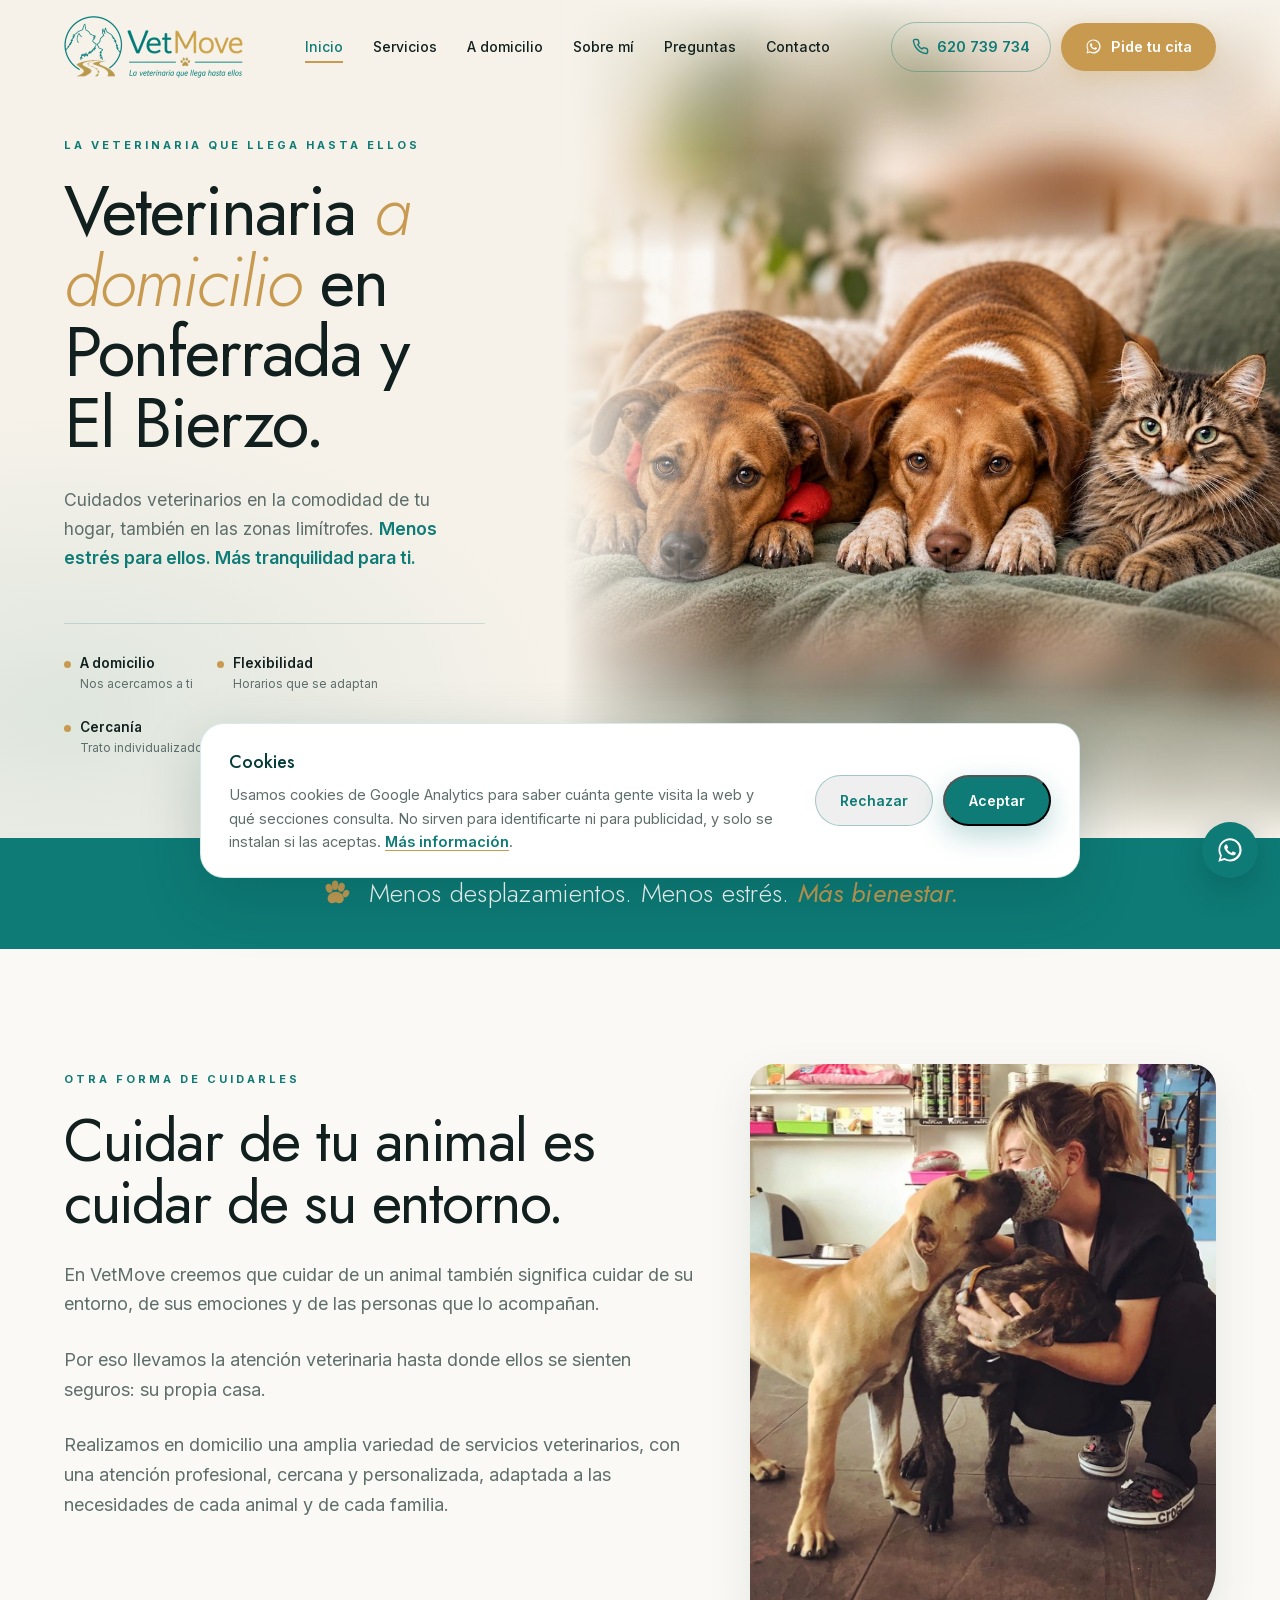
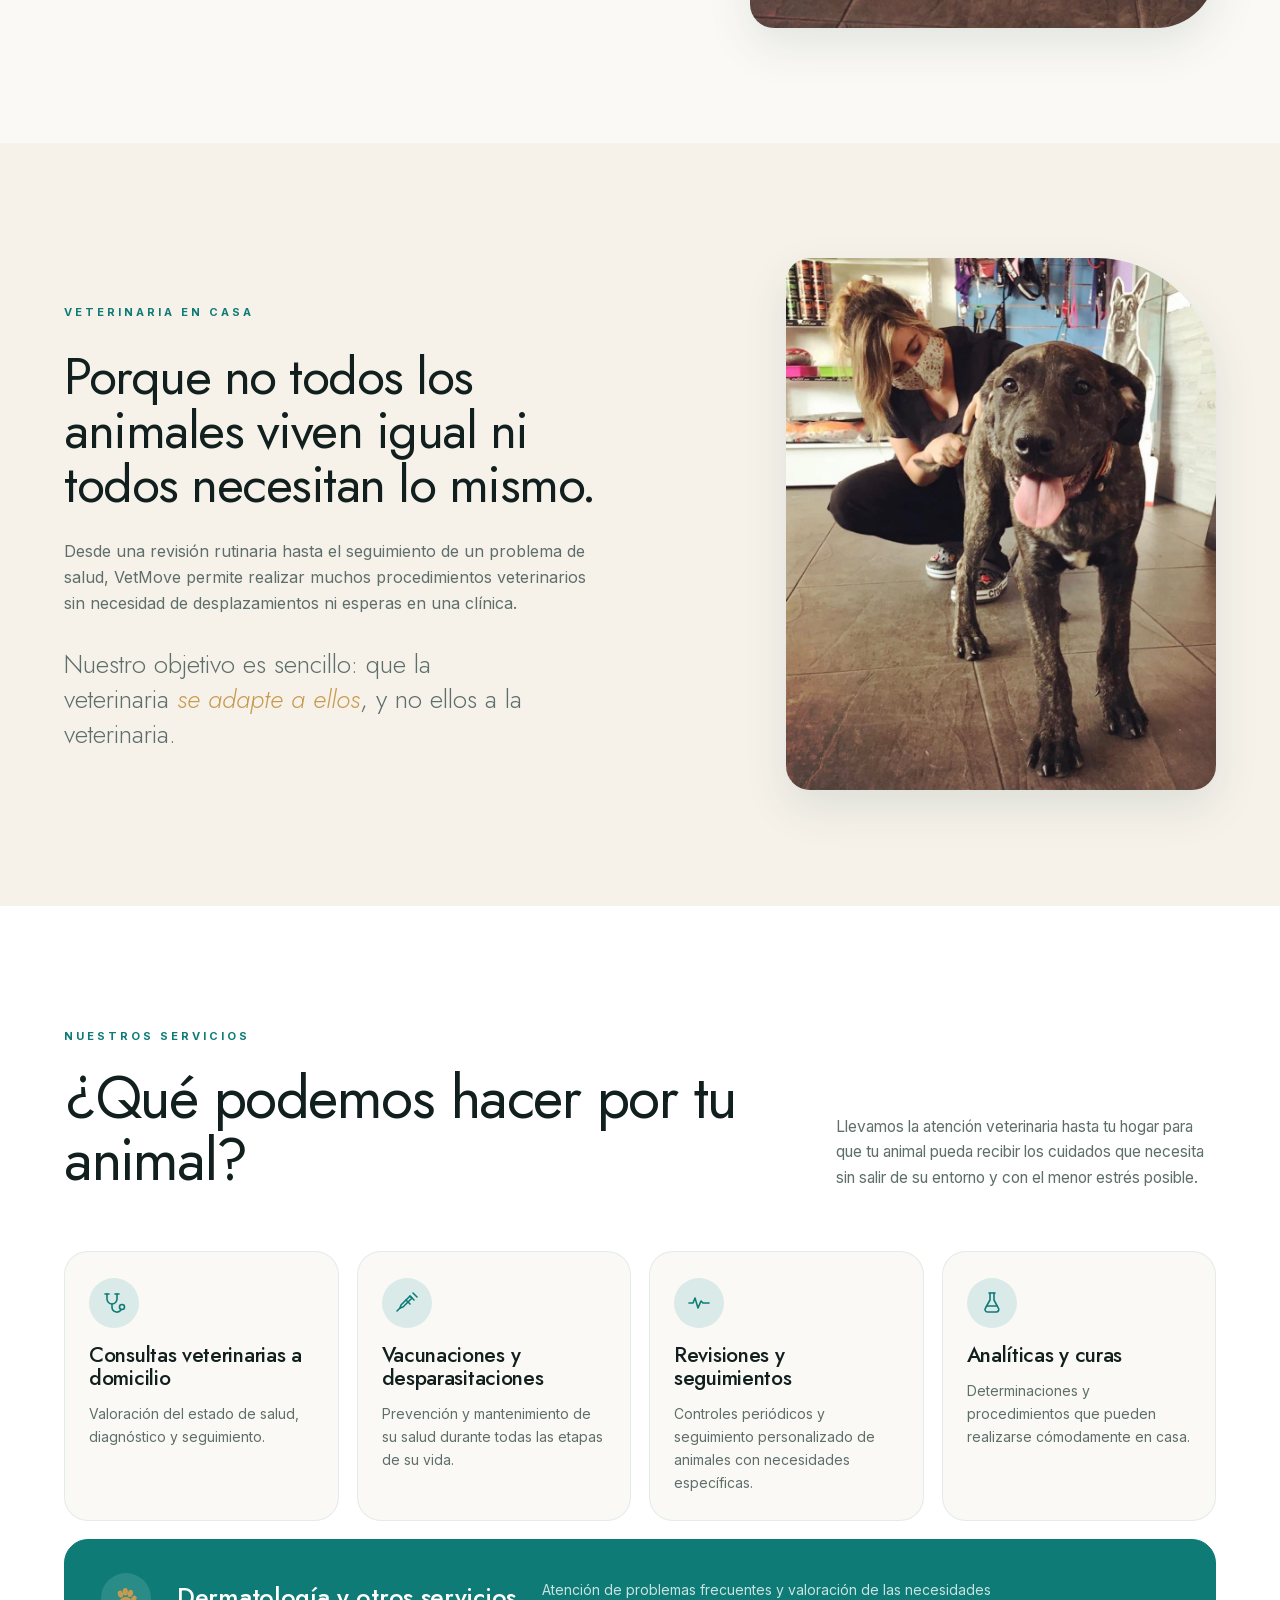
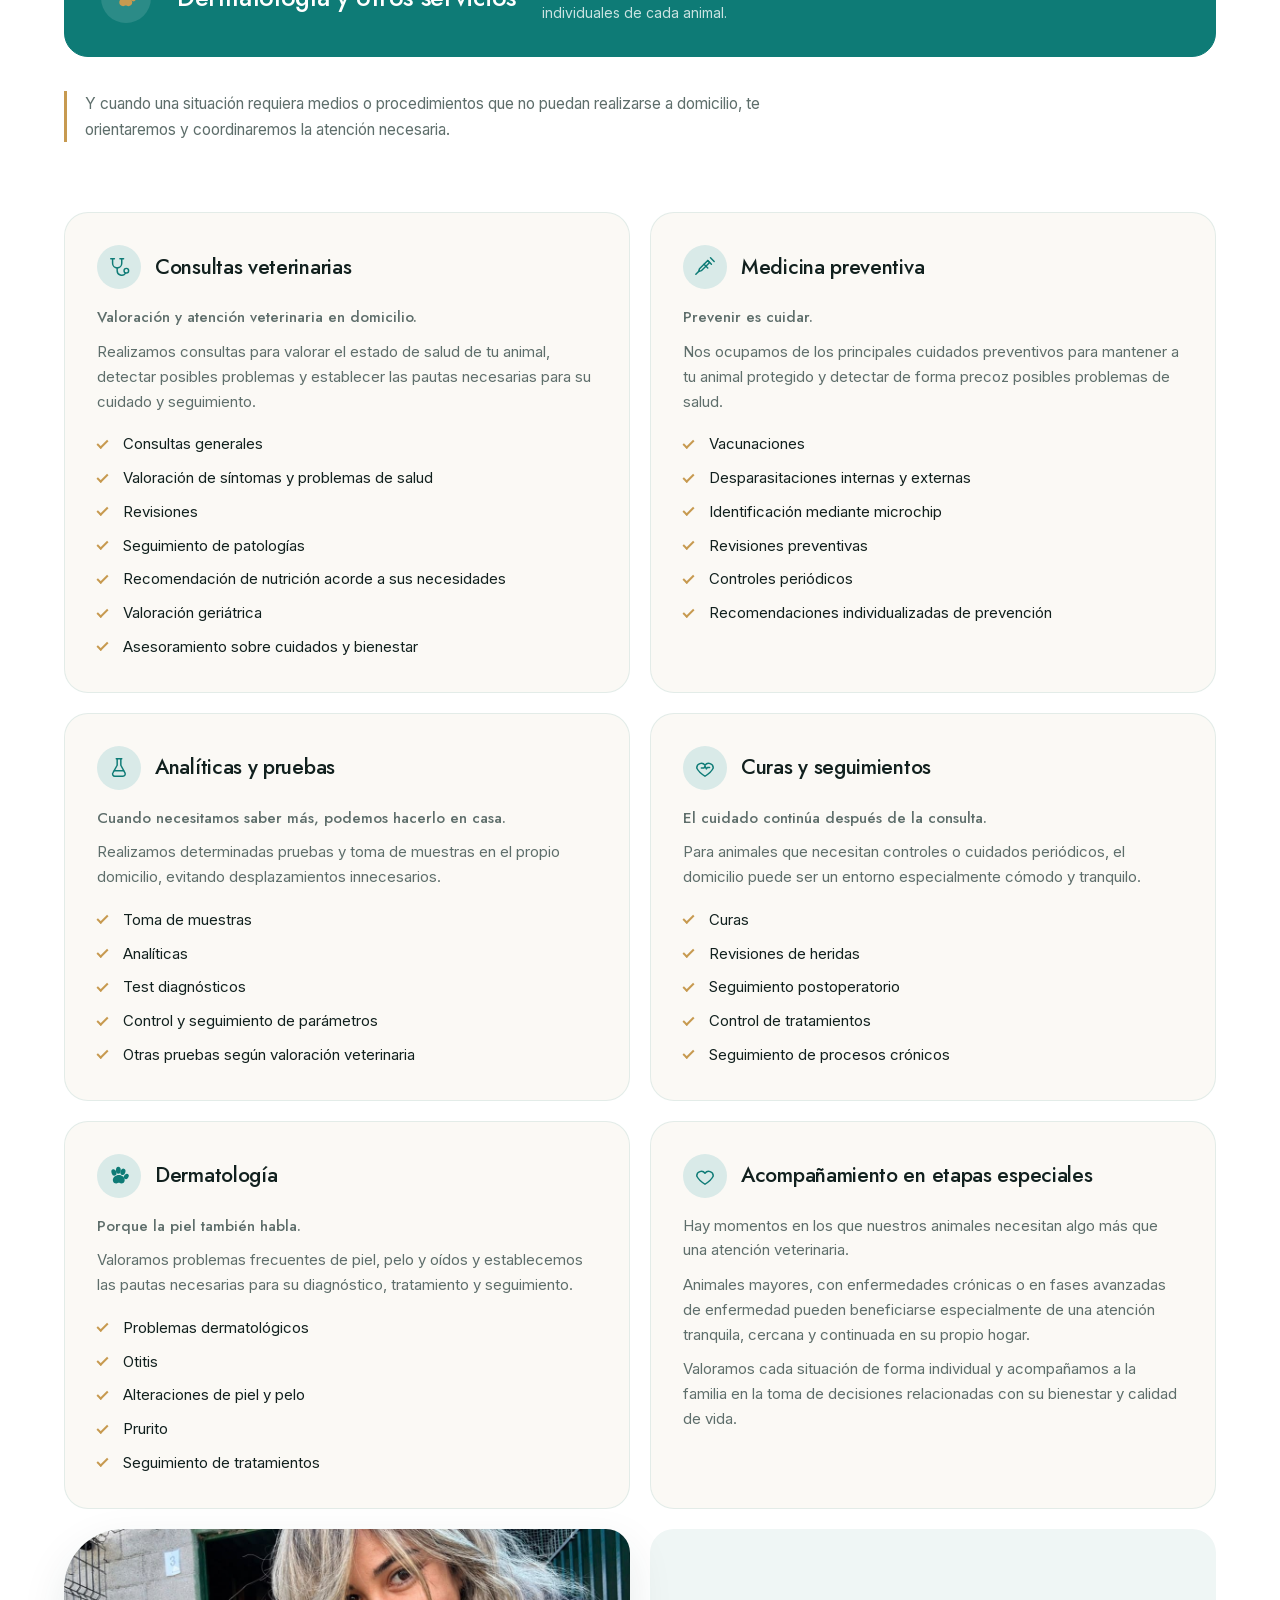
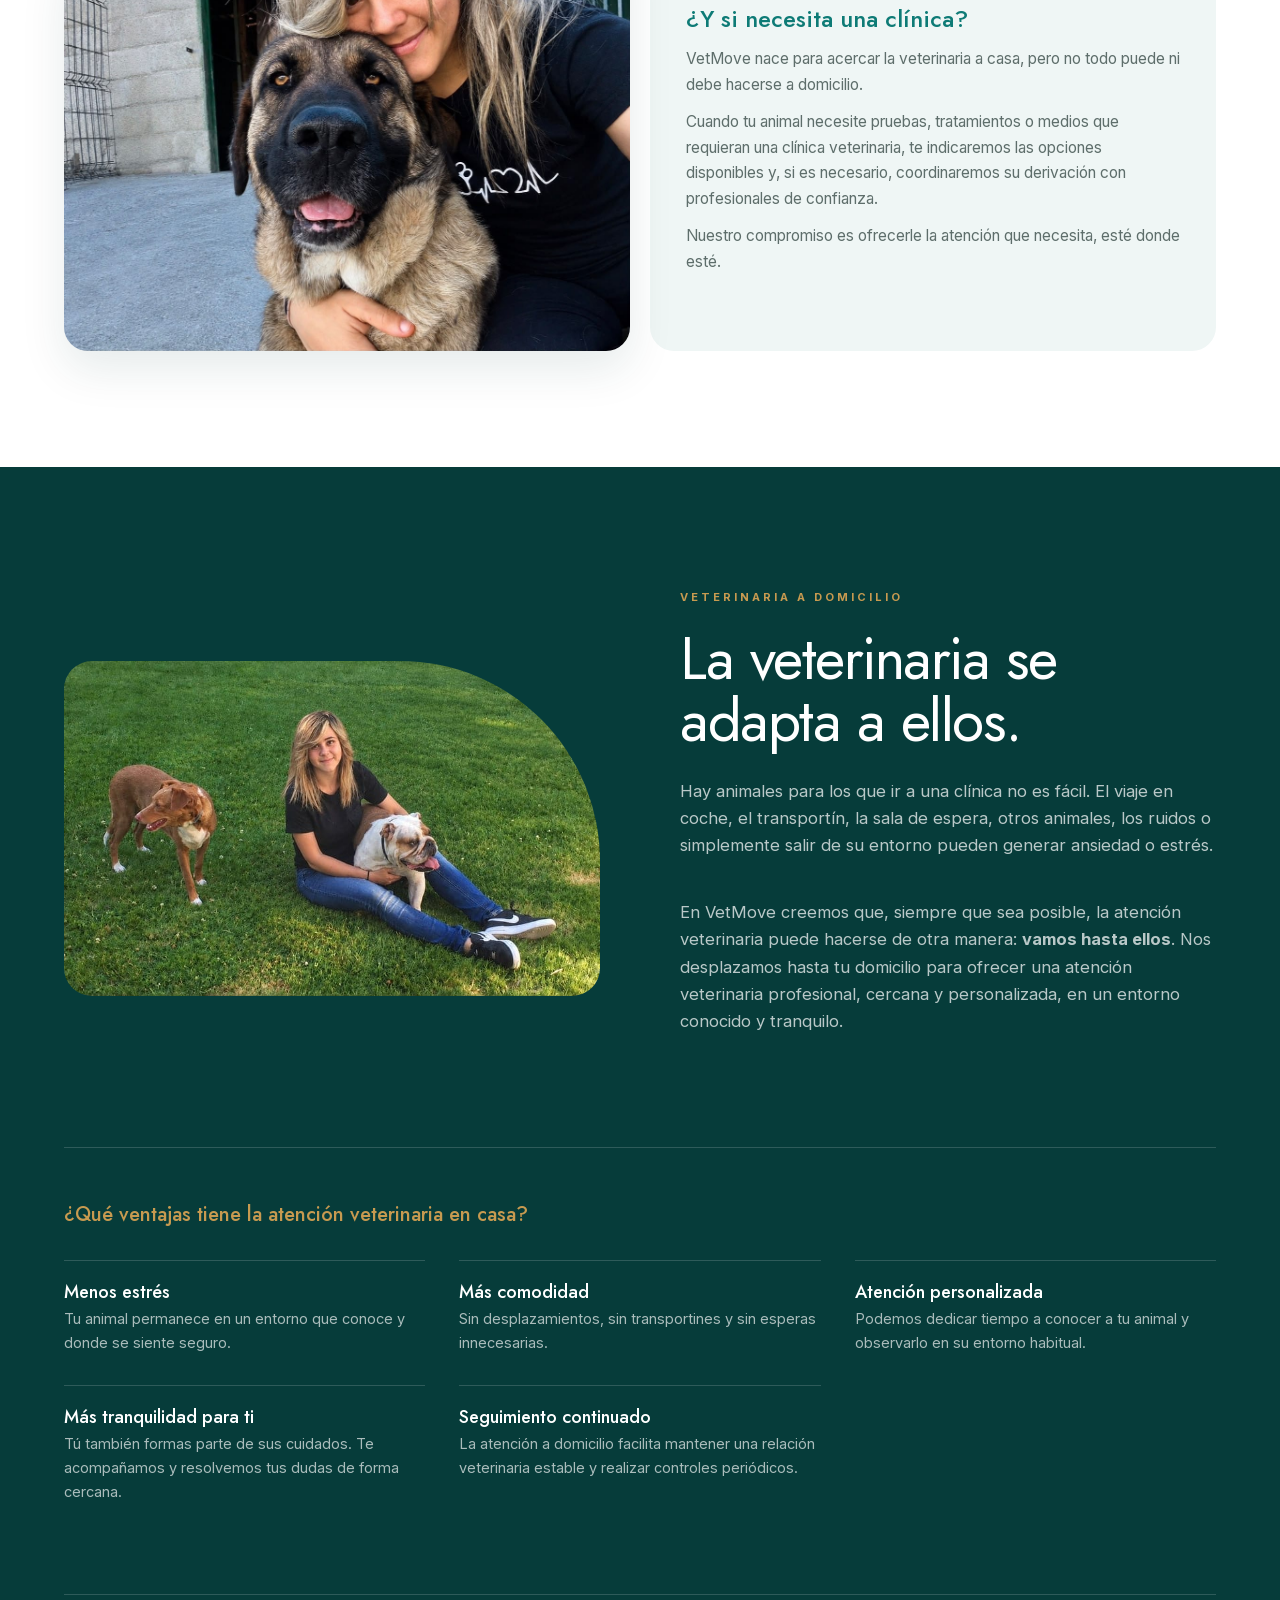
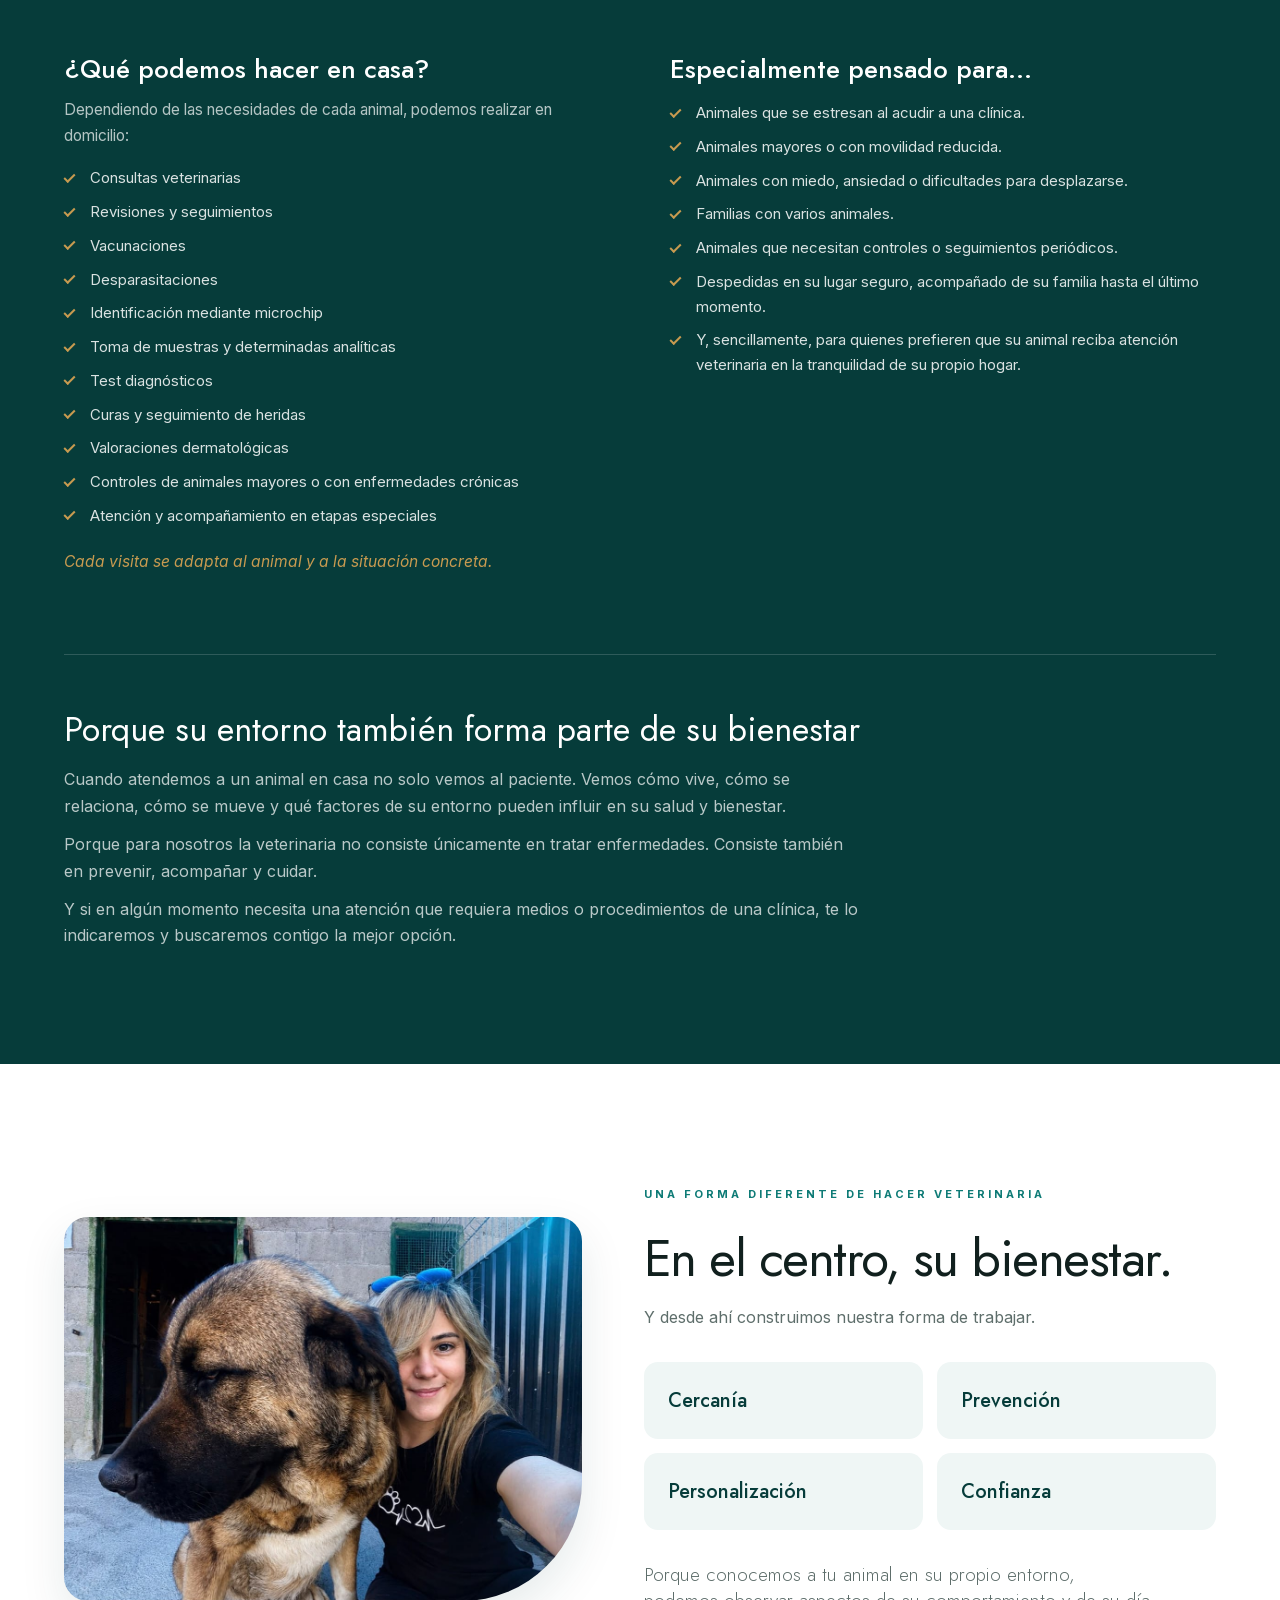
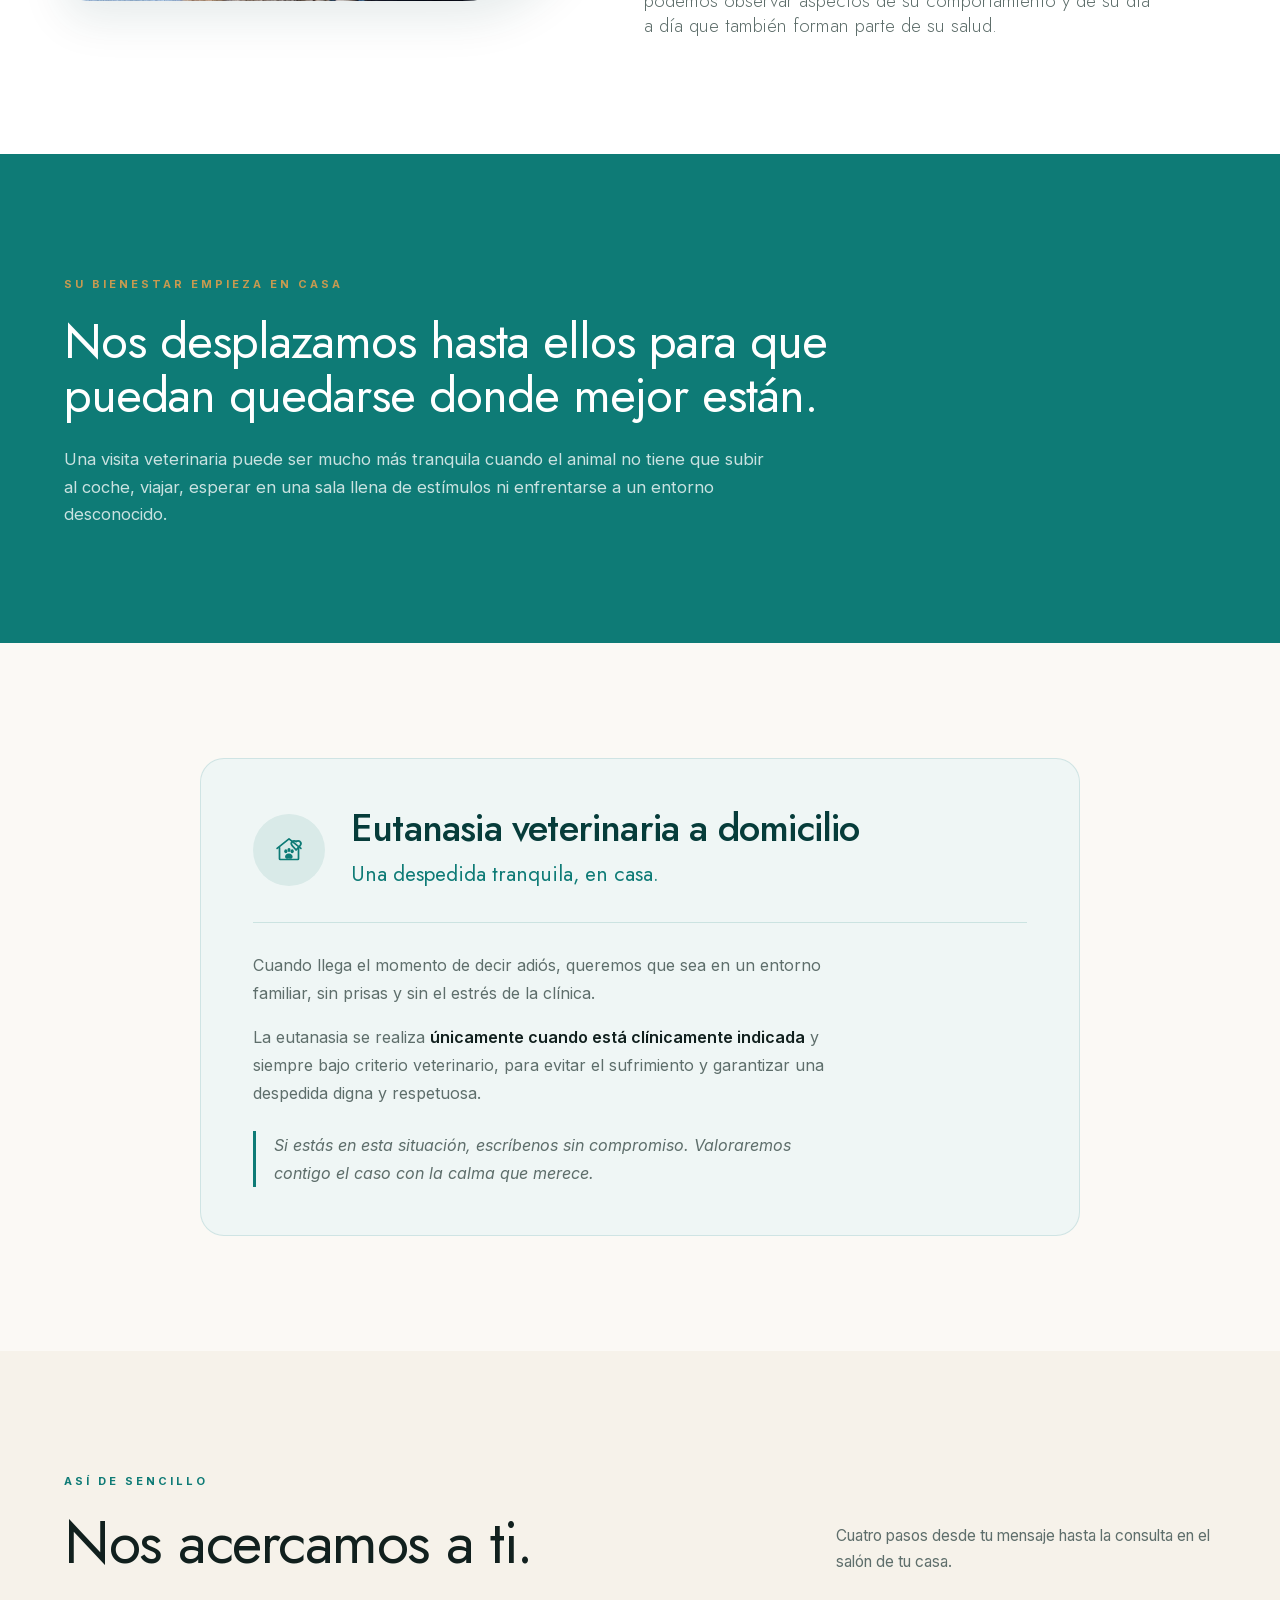
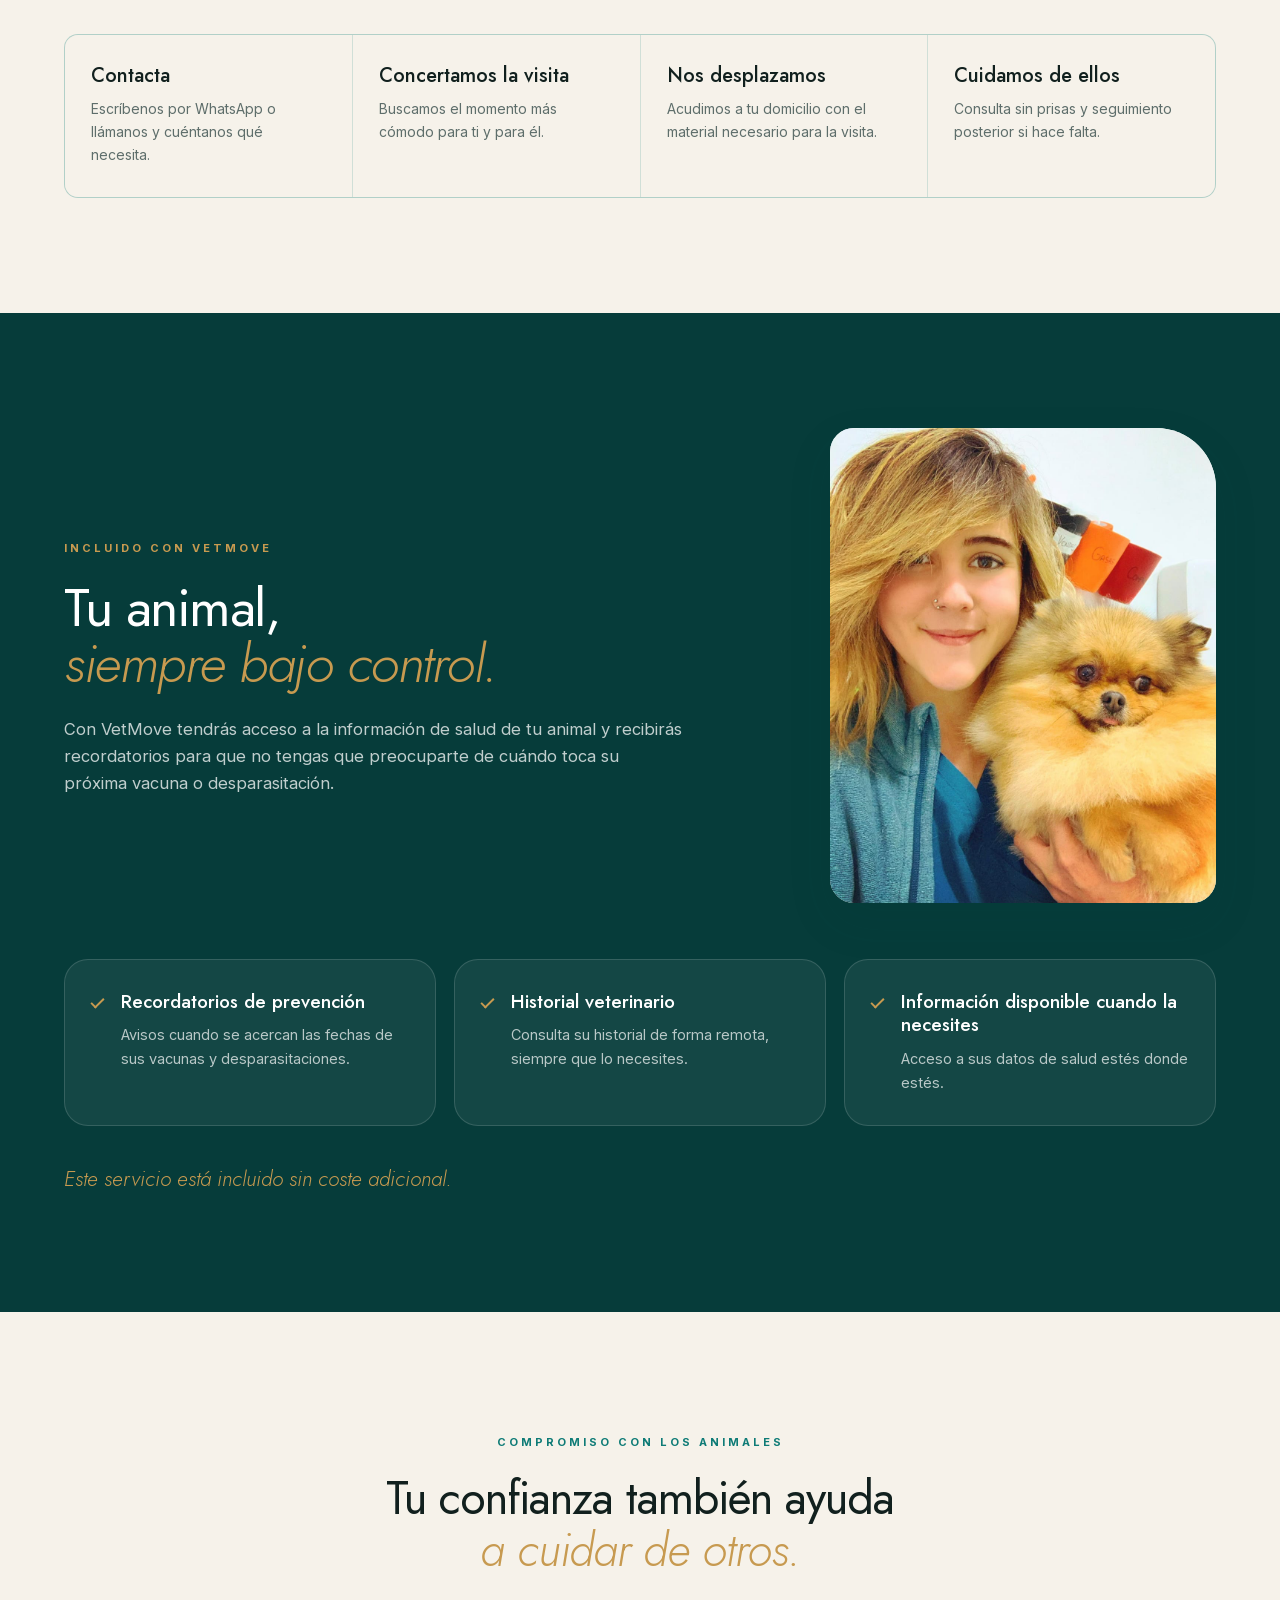
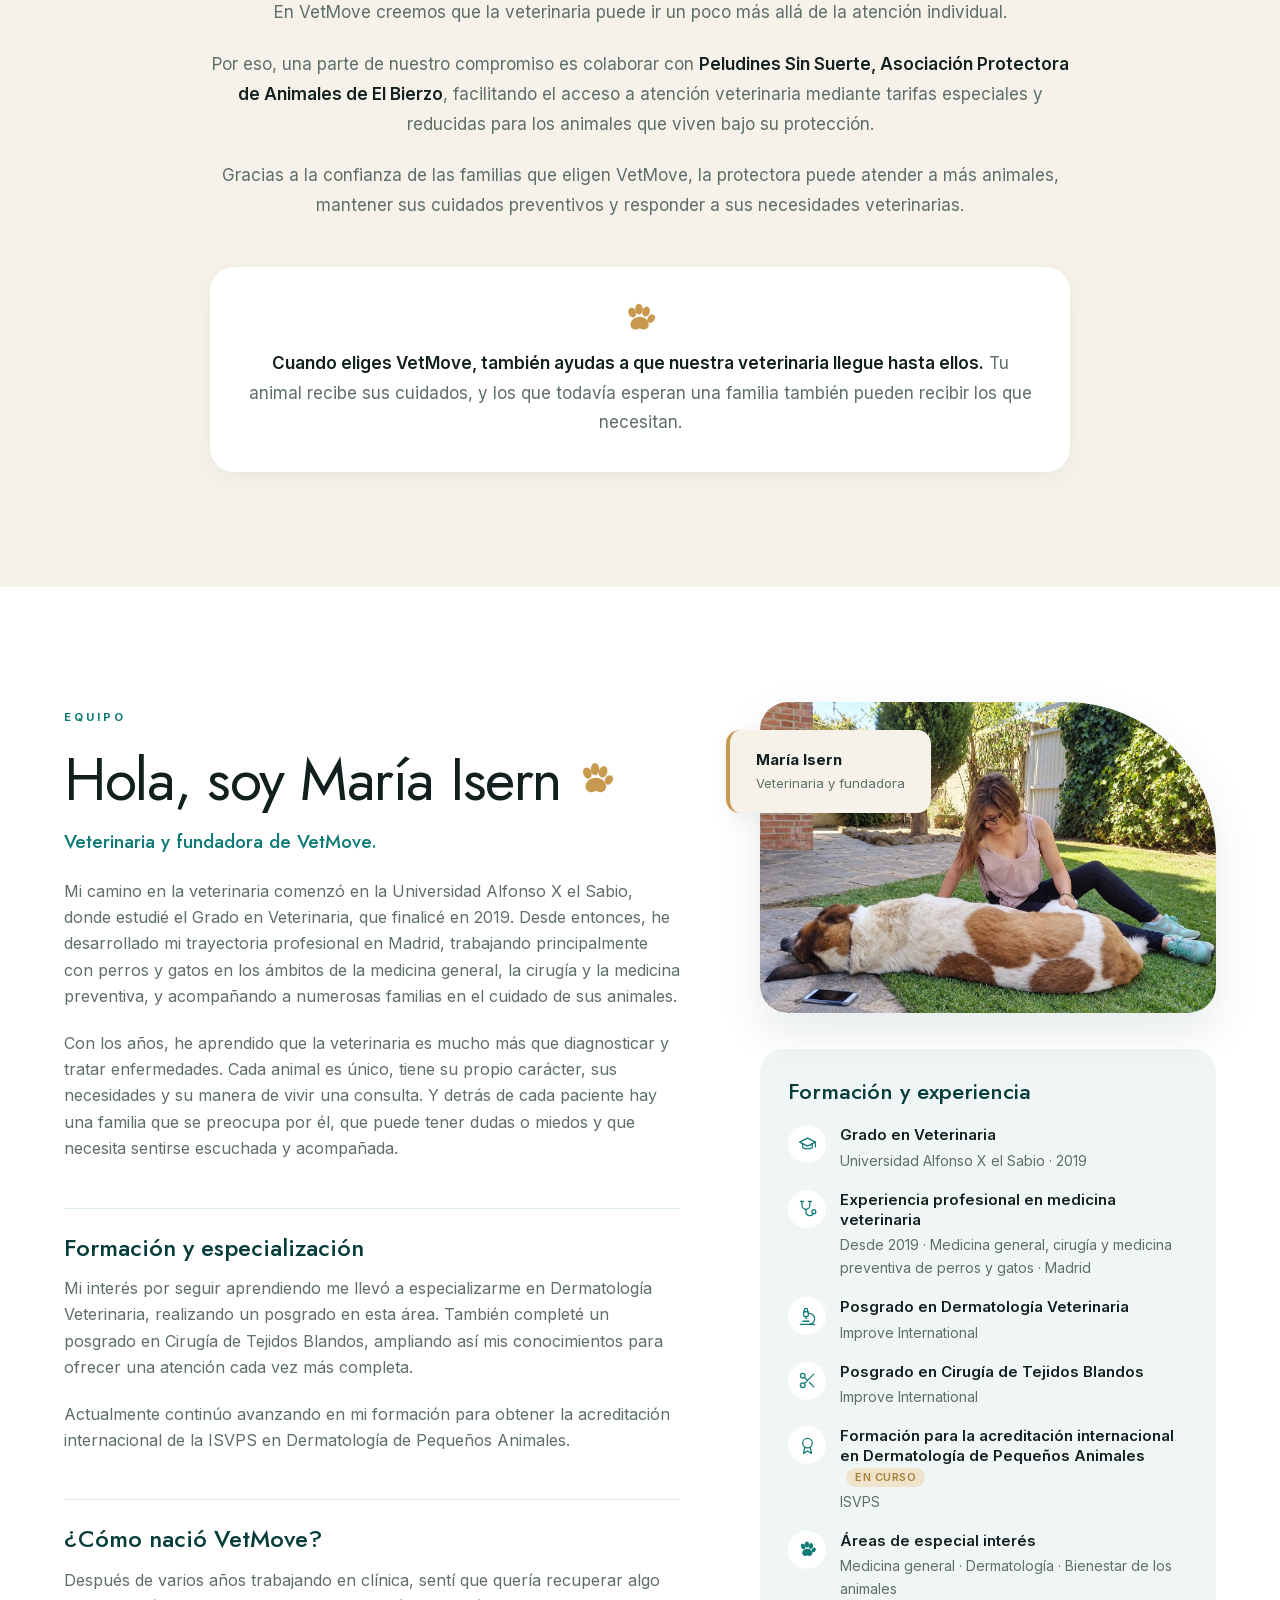
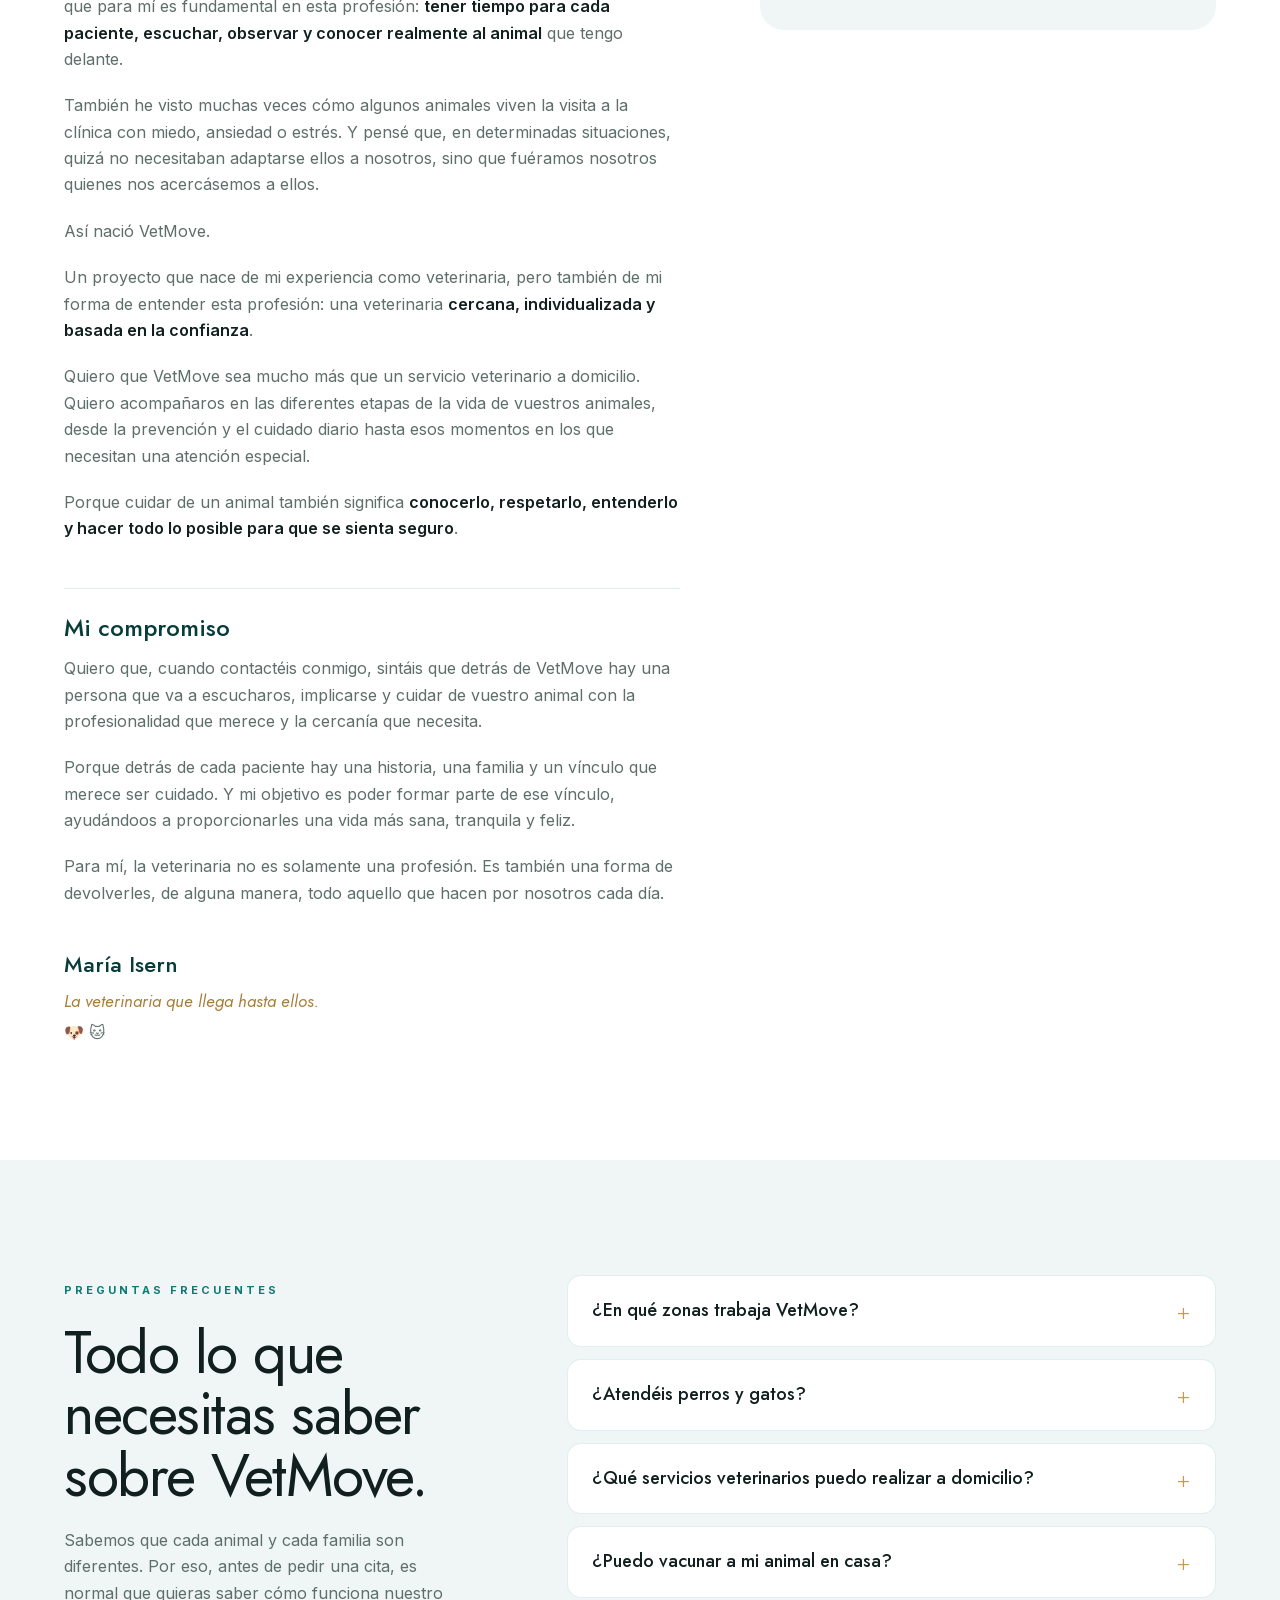
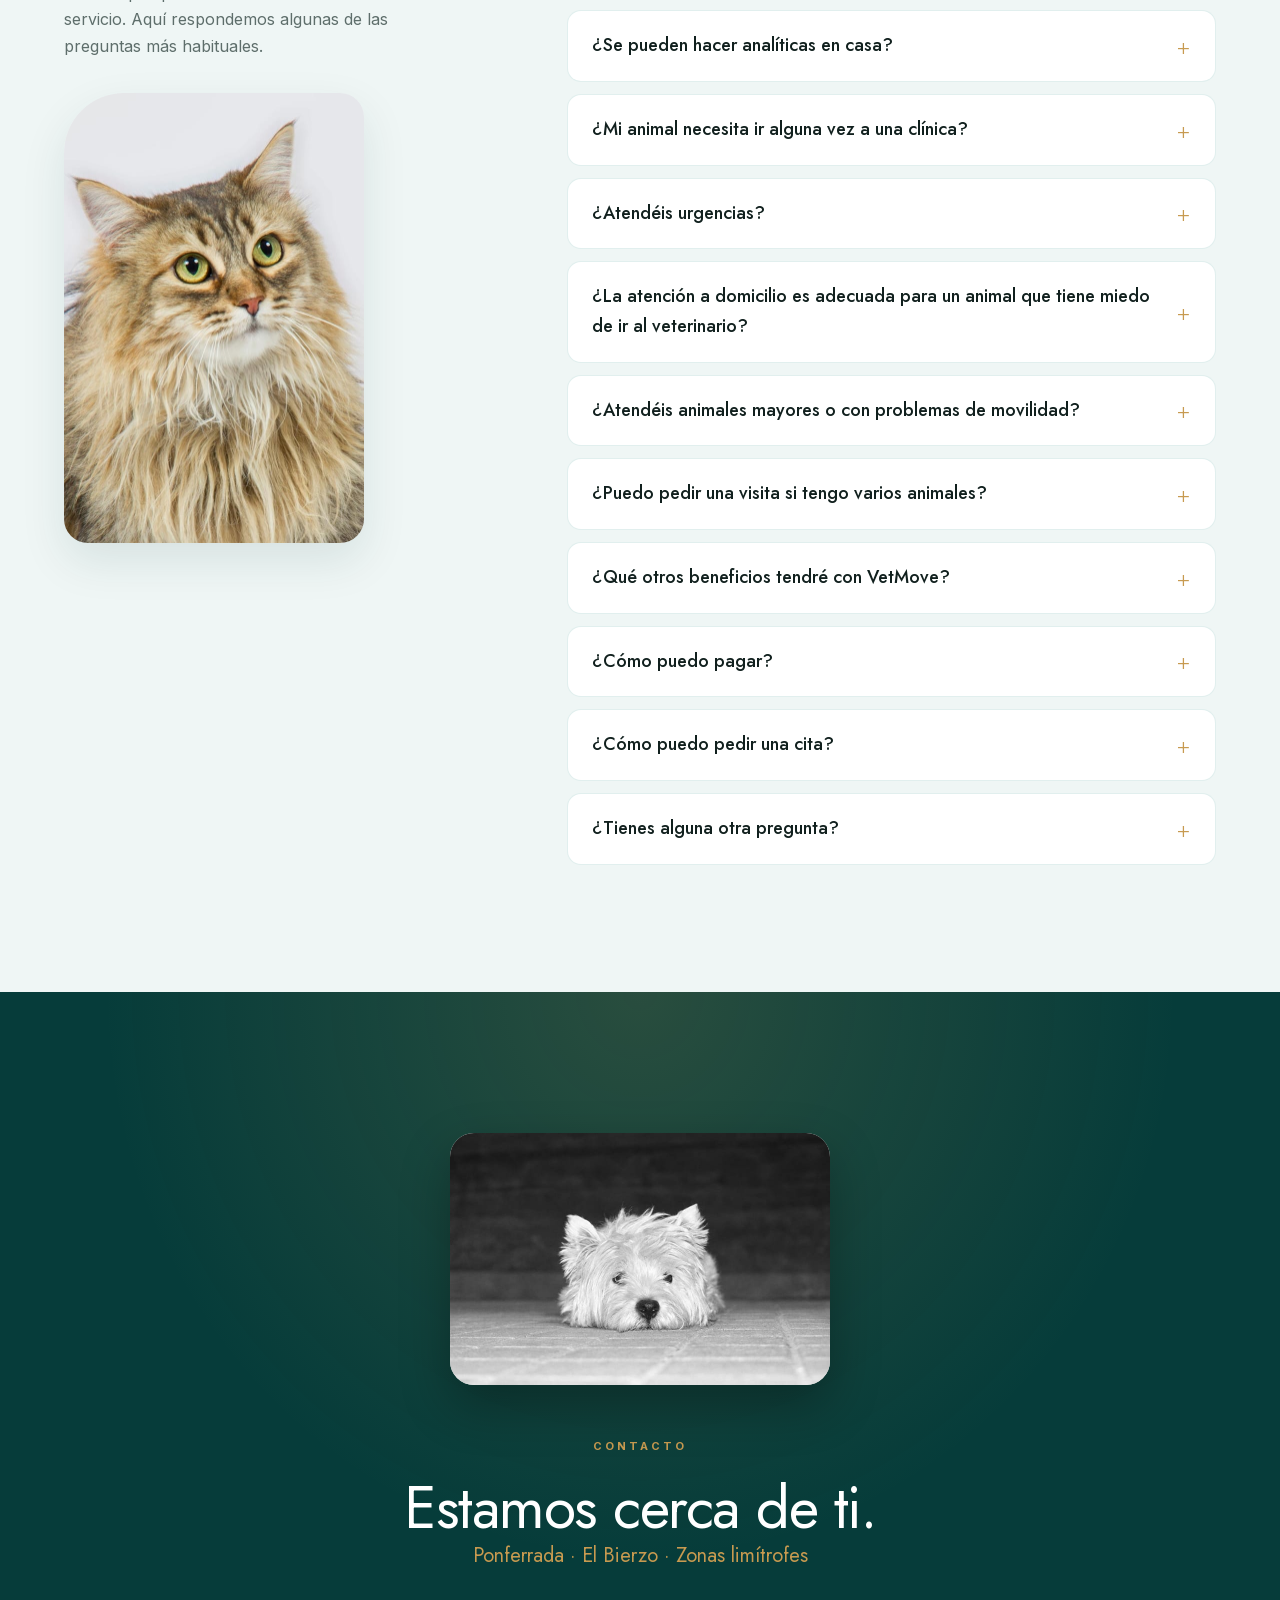
<file: index.html>
<!DOCTYPE html>
<html lang="es">

<head>
    <meta charset="UTF-8">
    <meta name="viewport" content="width=device-width, initial-scale=1.0">
    <meta name="theme-color" content="#0E7B76">

    <title>VetMove | Veterinaria a domicilio en Ponferrada y El Bierzo</title>

    <meta name="description"
        content="Veterinaria a domicilio en Ponferrada, El Bierzo y zonas limítrofes. Tu veterinario a domicilio: cuidados en casa, menos estrés para ellos y más tranquilidad para ti.">

    <link rel="canonical" href="https://vetmove.es/">

    <!-- Redes sociales / WhatsApp -->
    <meta property="og:type" content="website">
    <meta property="og:locale" content="es_ES">
    <meta property="og:site_name" content="VetMove">
    <meta property="og:title" content="VetMove | La veterinaria que llega hasta ellos">
    <meta property="og:description"
        content="Cuidados veterinarios en la comodidad de tu hogar, en Ponferrada, El Bierzo y zonas limítrofes.">
    <meta property="og:url" content="https://vetmove.es/">
    <meta property="og:image" content="https://vetmove.es/img/mascotas-fundadora.jpg">
    <meta name="twitter:card" content="summary_large_image">

    <link rel="icon" href="img/logo-vetmove-emblema.png" type="image/png">    <link rel="stylesheet" href="css/style.css?v=81">
</head>

<body>

    <a href="#inicio" class="skip-link">Saltar al contenido</a>


    <!-- ==================== HEADER ==================== -->
    <header class="header" id="header">

        <div class="container nav">

            <a href="#inicio" class="logo">
                <img src="img/logo-vetmove.png"
                    alt="VetMove · La veterinaria que llega hasta ellos"
                    width="358" height="124">
            </a>

            <nav class="nav-menu" id="nav-menu" aria-label="Menú principal">
                <a href="#inicio">Inicio</a>
                <a href="#servicios">Servicios</a>
                <a href="#domicilio">A domicilio</a>
                <a href="#sobre-mi">Sobre mí</a>
                <a href="#faq">Preguntas</a>
                <a href="#contacto">Contacto</a>
            </nav>

            <div class="nav-acciones">

                <a href="tel:+34620739734" class="btn btn-llamar" aria-label="Llamar al 620 739 734">
                    <svg viewBox="0 0 24 24" fill="none" stroke="currentColor" stroke-width="2" stroke-linecap="round" stroke-linejoin="round" aria-hidden="true">
                        <path d="M22 16.9v3a2 2 0 0 1-2.2 2 19.8 19.8 0 0 1-8.6-3.1 19.5 19.5 0 0 1-6-6A19.8 19.8 0 0 1 2.1 4.2 2 2 0 0 1 4.1 2h3a2 2 0 0 1 2 1.7c.1.9.3 1.8.6 2.6a2 2 0 0 1-.5 2.1L8.1 9.5a16 16 0 0 0 6 6l1.1-1.1a2 2 0 0 1 2.1-.5c.8.3 1.7.5 2.6.6a2 2 0 0 1 1.7 2z" />
                    </svg>
                    <span>620 739 734</span>
                </a>

                <a href="https://wa.me/34620739734" class="btn btn-nav" target="_blank" rel="noopener">
                    <svg viewBox="0 0 24 24" fill="currentColor" aria-hidden="true">
                        <path d="M12.04 2C6.58 2 2.13 6.45 2.13 11.91c0 1.75.46 3.45 1.32 4.95L2 22l5.25-1.38c1.45.79 3.08 1.21 4.79 1.21h.01c5.46 0 9.91-4.45 9.91-9.91S17.5 2 12.04 2zm0 18.15h-.01c-1.52 0-3.01-.41-4.3-1.18l-.31-.18-3.2.84.85-3.12-.2-.32a8.21 8.21 0 0 1-1.26-4.38c0-4.54 3.7-8.23 8.24-8.23a8.2 8.2 0 0 1 8.23 8.24c0 4.54-3.7 8.23-8.24 8.23zm4.52-6.16c-.25-.12-1.47-.72-1.69-.81-.23-.08-.39-.12-.56.13-.16.24-.64.8-.79.97-.14.16-.29.18-.54.06-.25-.13-1.05-.39-1.99-1.23-.74-.66-1.23-1.47-1.38-1.72-.14-.25-.01-.38.11-.5.11-.11.25-.29.37-.43.13-.15.17-.25.25-.41.08-.17.04-.31-.02-.43-.06-.13-.56-1.35-.77-1.84-.2-.48-.41-.42-.56-.43h-.48c-.16 0-.43.06-.65.31-.22.25-.85.84-.85 2.04s.87 2.37 1 2.53c.12.17 1.72 2.62 4.16 3.67.58.25 1.03.4 1.39.51.58.19 1.11.16 1.53.1.47-.07 1.44-.59 1.64-1.16.2-.57.2-1.05.14-1.16-.06-.1-.22-.16-.47-.28z" />
                    </svg>
                    <span>Pide tu cita</span>
                </a>

            </div>

            <button class="menu-toggle" id="menu-toggle"
                aria-label="Abrir menú" aria-expanded="false" aria-controls="nav-menu">
                <span></span>
                <span></span>
                <span></span>
            </button>

        </div>

    </header>


    <main>

        <!-- ==================== INICIO / HERO ==================== -->
        <section class="hero" id="inicio">

            <div class="container hero-grid">

                <div class="hero-content">

                    <span class="eyebrow dark">
                        La veterinaria que llega hasta ellos
                    </span>

                    <h1>
                        Veterinaria
                        <span>a domicilio</span>
                        en Ponferrada y El&nbsp;Bierzo.
                    </h1>

                    <p class="hero-text">
                        Cuidados veterinarios en la comodidad de tu hogar,
                        también en las zonas limítrofes.
                        <strong>Menos estrés para ellos. Más tranquilidad para ti.</strong>
                    </p>



                    <ul class="hero-info">

                        <li>
                            <strong>A domicilio</strong>
                            <span>Nos acercamos a ti</span>
                        </li>

                        <li>
                            <strong>Flexibilidad</strong>
                            <span>Horarios que se adaptan</span>
                        </li>

                        <li>
                            <strong>Cercanía</strong>
                            <span>Trato individualizado</span>
                        </li>

                    </ul>

                </div>


                <!-- EL SELLO DE VETMOVE: sus tres mascotas -->
                <figure class="hero-figure">

                    <span class="media hero-image">
                        <img src="img/portada-fundida.jpg"
                            alt="Los dos perros y el gato de María Isern, descansando juntos en casa sobre una manta"
                            width="1400" height="1330" loading="eager" fetchpriority="high">
                    </span>

                    <figcaption>
                        <span aria-hidden="true">♡</span>
                        Menos estrés para ellos, más tranquilidad para ti
                    </figcaption>

                </figure>

            </div>

        </section>


        <!-- ==================== SELLO / MARCA ==================== -->
        <section class="stamp">

            <div class="container stamp-inner">

                <span class="paw" aria-hidden="true">
                    <svg viewBox="0 0 100 100">
                        <ellipse cx="27" cy="34" rx="11" ry="15" transform="rotate(-18 27 34)" />
                        <ellipse cx="47" cy="24" rx="11" ry="16" />
                        <ellipse cx="68" cy="31" rx="11" ry="15" transform="rotate(16 68 31)" />
                        <ellipse cx="83" cy="52" rx="10" ry="13" transform="rotate(34 83 52)" />
                        <path d="M50 46c14 0 26 11 26 23 0 9-7 15-16 15-5 0-7-3-11-3s-6 3-11 3c-9 0-16-6-16-15 0-12 12-23 28-23z" />
                    </svg>
                </span>

                <p>
                    Menos desplazamientos. Menos estrés. <em>Más bienestar.</em>
                </p>

            </div>

        </section>


        <!-- ==================== INTRO ==================== -->
        <section class="intro section">

            <div class="container intro-grid">

                <div class="intro-content reveal">

                    <span class="eyebrow dark">
                        Otra forma de cuidarles
                    </span>

                    <h2>
                        Cuidar de tu animal
                        es cuidar de su entorno.
                    </h2>

                    <p>
                        En VetMove creemos que cuidar de un animal también significa
                        cuidar de su entorno, de sus emociones y de las personas
                        que lo acompañan.
                    </p>

                    <p>
                        Por eso llevamos la atención veterinaria hasta donde ellos
                        se sienten seguros: su propia casa.
                    </p>

                    <p>
                        Realizamos en domicilio una amplia variedad de servicios
                        veterinarios, con una atención profesional, cercana y
                        personalizada, adaptada a las necesidades de cada animal
                        y de cada familia.
                    </p>


                </div>

                <figure class="section-photo intro-photo">
                        <img src="img/maria-isern-saludo.jpg" alt="María Isern saludando a dos perros que se acercan a ella"
                            width="1040" height="1259" loading="lazy" decoding="async">
                    </figure>

            </div>

        </section>


        <!-- ==================== VETERINARIA EN CASA ==================== -->
        <section class="home-intro section">

            <div class="container home-intro-grid">

                <div class="home-intro-texto reveal">

                    <span class="eyebrow dark">
                        Veterinaria en casa
                    </span>

                    <h2>
                        Porque no todos los animales viven igual
                        ni todos necesitan lo mismo.
                    </h2>

                    <p>
                        Desde una revisión rutinaria hasta el seguimiento de un
                        problema de salud, VetMove permite realizar muchos
                        procedimientos veterinarios sin necesidad de desplazamientos
                        ni esperas en una clínica.
                    </p>

                    <p class="lead-claim">
                        Nuestro objetivo es sencillo: que la veterinaria
                        <em>se adapte a ellos</em>, y no ellos a la veterinaria.
                    </p>

                </div>

                <figure class="section-photo home-intro-photo reveal">
                    <img src="img/maria-isern-exploracion.jpg"
                        alt="María Isern explorando a un perro durante una consulta"
                        width="960" height="1188" loading="lazy" decoding="async">
                </figure>

            </div>

        </section>


        <!-- ==================== QUÉ PODEMOS HACER POR TU ANIMAL ==================== -->
        <section class="services section" id="servicios">

            <div class="container">

                <div class="section-heading">

                    <div>
                        <span class="eyebrow dark">
                            Nuestros servicios
                        </span>

                        <h2>
                            ¿Qué podemos hacer
                            por tu animal?
                        </h2>
                    </div>

                    <p>
                        Llevamos la atención veterinaria hasta tu hogar para que tu
                        animal pueda recibir los cuidados que necesita sin salir de
                        su entorno y con el menor estrés posible.
                    </p>

                </div>


                <div class="services-grid">

                    <article class="service-card reveal">
                        <span class="service-icon" aria-hidden="true">
                            <svg viewBox="0 0 24 24" fill="none" stroke="currentColor"
                                stroke-width="1.6" stroke-linecap="round" stroke-linejoin="round">
                                <path d="M5 3v5a5 5 0 0 0 10 0V3" />
                                <path d="M3 3h4M13 3h4" />
                                <path d="M10 13v3a5 5 0 0 0 9 3" />
                                <circle cx="20" cy="16" r="2.5" />
                            </svg>
                        </span>

                        <h3>Consultas veterinarias a domicilio</h3>

                        <p>
                            Valoración del estado de salud, diagnóstico y seguimiento.
                        </p>
                    </article>


                    <article class="service-card reveal">
                        <span class="service-icon" aria-hidden="true">
                            <svg viewBox="0 0 24 24" fill="none" stroke="currentColor"
                                stroke-width="1.6" stroke-linecap="round" stroke-linejoin="round">
                                <path d="M18 2l4 4" />
                                <path d="M17 7l-9 9-3 1 1-3 9-9z" />
                                <path d="M15 5l4 4" />
                                <path d="M11 9l4 4" />
                                <path d="M5 17l-3 3" />
                            </svg>
                        </span>

                        <h3>Vacunaciones y desparasitaciones</h3>

                        <p>
                            Prevención y mantenimiento de su salud durante
                            todas las etapas de su vida.
                        </p>
                    </article>


                    <article class="service-card reveal">
                        <span class="service-icon" aria-hidden="true">
                            <svg viewBox="0 0 24 24" fill="none" stroke="currentColor"
                                stroke-width="1.6" stroke-linecap="round" stroke-linejoin="round">
                                <path d="M2 12h4l2-5 3 10 3-7 2 2h6" />
                            </svg>
                        </span>

                        <h3>Revisiones y seguimientos</h3>

                        <p>
                            Controles periódicos y seguimiento personalizado
                            de animales con necesidades específicas.
                        </p>
                    </article>


                    <article class="service-card reveal">
                        <span class="service-icon" aria-hidden="true">
                            <svg viewBox="0 0 24 24" fill="none" stroke="currentColor"
                                stroke-width="1.6" stroke-linecap="round" stroke-linejoin="round">
                                <path d="M9 2h6" />
                                <path d="M10 2v7l-4.5 8A2.5 2.5 0 0 0 7.7 21h8.6a2.5 2.5 0 0 0 2.2-3.7L14 9V2" />
                                <path d="M7 15h10" />
                            </svg>
                        </span>

                        <h3>Analíticas y curas</h3>

                        <p>
                            Determinaciones y procedimientos que pueden
                            realizarse cómodamente en casa.
                        </p>
                    </article>


                    <article class="service-card featured reveal">
                        <span class="service-icon" aria-hidden="true">
                            <svg viewBox="0 0 100 100" fill="currentColor">
                                <ellipse cx="27" cy="34" rx="11" ry="15" transform="rotate(-18 27 34)" />
                                <ellipse cx="47" cy="24" rx="11" ry="16" />
                                <ellipse cx="68" cy="31" rx="11" ry="15" transform="rotate(16 68 31)" />
                                <ellipse cx="83" cy="52" rx="10" ry="13" transform="rotate(34 83 52)" />
                                <path d="M50 46c14 0 26 11 26 23 0 9-7 15-16 15-5 0-7-3-11-3s-6 3-11 3c-9 0-16-6-16-15 0-12 12-23 28-23z" />
                            </svg>
                        </span>

                        <h3>Dermatología y otros servicios</h3>

                        <p>
                            Atención de problemas frecuentes y valoración de las
                            necesidades individuales de cada animal.
                        </p>
                    </article>

                </div>


                <p class="note-after-grid reveal">
                    Y cuando una situación requiera medios o procedimientos que no
                    puedan realizarse a domicilio, te orientaremos y coordinaremos
                    la atención necesaria.
                </p>


                <!-- Detalle de cada servicio -->
                <div class="service-blocks">

                    <article class="service-block reveal">

                        <header>
                            <span class="service-block-icon" aria-hidden="true">
                                <svg viewBox="0 0 24 24" fill="none" stroke="currentColor"
                                    stroke-width="1.6" stroke-linecap="round" stroke-linejoin="round">
                                    <path d="M5 3v5a5 5 0 0 0 10 0V3" />
                                    <path d="M3 3h4M13 3h4" />
                                    <path d="M10 13v3a5 5 0 0 0 9 3" />
                                    <circle cx="20" cy="16" r="2.5" />
                                </svg>
                            </span>
                            <h3>Consultas veterinarias</h3>
                        </header>

                        <p class="service-block-claim">
                            Valoración y atención veterinaria en domicilio.
                        </p>

                        <p>
                            Realizamos consultas para valorar el estado de salud de tu
                            animal, detectar posibles problemas y establecer las pautas
                            necesarias para su cuidado y seguimiento.
                        </p>

                        <ul class="check-list">
                            <li>Consultas generales</li>
                            <li>Valoración de síntomas y problemas de salud</li>
                            <li>Revisiones</li>
                            <li>Seguimiento de patologías</li>
                            <li>Recomendación de nutrición acorde a sus necesidades</li>
                            <li>Valoración geriátrica</li>
                            <li>Asesoramiento sobre cuidados y bienestar</li>
                        </ul>

                    </article>


                    <article class="service-block reveal">

                        <header>
                            <span class="service-block-icon" aria-hidden="true">
                                <svg viewBox="0 0 24 24" fill="none" stroke="currentColor"
                                    stroke-width="1.6" stroke-linecap="round" stroke-linejoin="round">
                                    <path d="M18 2l4 4" />
                                    <path d="M17 7l-9 9-3 1 1-3 9-9z" />
                                    <path d="M15 5l4 4" />
                                    <path d="M11 9l4 4" />
                                    <path d="M5 17l-3 3" />
                                </svg>
                            </span>
                            <h3>Medicina preventiva</h3>
                        </header>

                        <p class="service-block-claim">
                            Prevenir es cuidar.
                        </p>

                        <p>
                            Nos ocupamos de los principales cuidados preventivos para
                            mantener a tu animal protegido y detectar de forma precoz
                            posibles problemas de salud.
                        </p>

                        <ul class="check-list">
                            <li>Vacunaciones</li>
                            <li>Desparasitaciones internas y externas</li>
                            <li>Identificación mediante microchip</li>
                            <li>Revisiones preventivas</li>
                            <li>Controles periódicos</li>
                            <li>Recomendaciones individualizadas de prevención</li>
                        </ul>

                    </article>


                    <article class="service-block reveal">

                        <header>
                            <span class="service-block-icon" aria-hidden="true">
                                <svg viewBox="0 0 24 24" fill="none" stroke="currentColor"
                                    stroke-width="1.6" stroke-linecap="round" stroke-linejoin="round">
                                    <path d="M9 2h6" />
                                    <path d="M10 2v7l-4.5 8A2.5 2.5 0 0 0 7.7 21h8.6a2.5 2.5 0 0 0 2.2-3.7L14 9V2" />
                                    <path d="M7 15h10" />
                                </svg>
                            </span>
                            <h3>Analíticas y pruebas</h3>
                        </header>

                        <p class="service-block-claim">
                            Cuando necesitamos saber más, podemos hacerlo en casa.
                        </p>

                        <p>
                            Realizamos determinadas pruebas y toma de muestras en el
                            propio domicilio, evitando desplazamientos innecesarios.
                        </p>

                        <ul class="check-list">
                            <li>Toma de muestras</li>
                            <li>Analíticas</li>
                            <li>Test diagnósticos</li>
                            <li>Control y seguimiento de parámetros</li>
                            <li>Otras pruebas según valoración veterinaria</li>
                        </ul>

                    </article>


                    <article class="service-block reveal">

                        <header>
                            <span class="service-block-icon" aria-hidden="true">
                                <svg viewBox="0 0 24 24" fill="none" stroke="currentColor"
                                    stroke-width="1.6" stroke-linecap="round" stroke-linejoin="round">
                                    <path d="M12 21s-7-4.6-9-9a5 5 0 0 1 9-3 5 5 0 0 1 9 3c-2 4.4-9 9-9 9z" />
                                    <path d="M8 12h3l1-2 1.5 3 1-1.5H17" />
                                </svg>
                            </span>
                            <h3>Curas y seguimientos</h3>
                        </header>

                        <p class="service-block-claim">
                            El cuidado continúa después de la consulta.
                        </p>

                        <p>
                            Para animales que necesitan controles o cuidados periódicos,
                            el domicilio puede ser un entorno especialmente cómodo
                            y tranquilo.
                        </p>

                        <ul class="check-list">
                            <li>Curas</li>
                            <li>Revisiones de heridas</li>
                            <li>Seguimiento postoperatorio</li>
                            <li>Control de tratamientos</li>
                            <li>Seguimiento de procesos crónicos</li>
                        </ul>

                    </article>


                    <article class="service-block reveal">

                        <header>
                            <span class="service-block-icon" aria-hidden="true">
                                <svg viewBox="0 0 100 100" fill="currentColor">
                                    <ellipse cx="27" cy="34" rx="11" ry="15" transform="rotate(-18 27 34)" />
                                    <ellipse cx="47" cy="24" rx="11" ry="16" />
                                    <ellipse cx="68" cy="31" rx="11" ry="15" transform="rotate(16 68 31)" />
                                    <ellipse cx="83" cy="52" rx="10" ry="13" transform="rotate(34 83 52)" />
                                    <path d="M50 46c14 0 26 11 26 23 0 9-7 15-16 15-5 0-7-3-11-3s-6 3-11 3c-9 0-16-6-16-15 0-12 12-23 28-23z" />
                                </svg>
                            </span>
                            <h3>Dermatología</h3>
                        </header>

                        <p class="service-block-claim">
                            Porque la piel también habla.
                        </p>

                        <p>
                            Valoramos problemas frecuentes de piel, pelo y oídos y
                            establecemos las pautas necesarias para su diagnóstico,
                            tratamiento y seguimiento.
                        </p>

                        <ul class="check-list">
                            <li>Problemas dermatológicos</li>
                            <li>Otitis</li>
                            <li>Alteraciones de piel y pelo</li>
                            <li>Prurito</li>
                            <li>Seguimiento de tratamientos</li>
                        </ul>

                    </article>


                    <article class="service-block reveal">

                        <header>
                            <span class="service-block-icon" aria-hidden="true">
                                <svg viewBox="0 0 24 24" fill="none" stroke="currentColor"
                                    stroke-width="1.6" stroke-linecap="round" stroke-linejoin="round">
                                    <path d="M12 21s-7-4.6-9-9a5 5 0 0 1 9-3 5 5 0 0 1 9 3c-2 4.4-9 9-9 9z" />
                                </svg>
                            </span>
                            <h3>Acompañamiento en etapas especiales</h3>
                        </header>

                        <p>
                            Hay momentos en los que nuestros animales necesitan algo
                            más que una atención veterinaria.
                        </p>

                        <p>
                            Animales mayores, con enfermedades crónicas o en fases
                            avanzadas de enfermedad pueden beneficiarse especialmente
                            de una atención tranquila, cercana y continuada en su
                            propio hogar.
                        </p>

                        <p>
                            Valoramos cada situación de forma individual y acompañamos
                            a la familia en la toma de decisiones relacionadas con su
                            bienestar y calidad de vida.
                        </p>

                    </article>

                </div>


                <!-- ¿Y si necesita una clínica? -->
                <div class="clinic-block">

                    <figure class="section-photo clinic-photo">
                        <img src="img/maria-isern-mastin.jpg" alt="María Isern abrazando a un mastín"
                            width="1206" height="901" loading="lazy" decoding="async">
                    </figure>

                <div class="clinic-note reveal">

                    <h3>¿Y si necesita una clínica?</h3>

                    <p>
                        VetMove nace para acercar la veterinaria a casa, pero no todo
                        puede ni debe hacerse a domicilio.
                    </p>

                    <p>
                        Cuando tu animal necesite pruebas, tratamientos o medios que
                        requieran una clínica veterinaria, te indicaremos las opciones
                        disponibles y, si es necesario, coordinaremos su derivación
                        con profesionales de confianza.
                    </p>

                    <p>
                        Nuestro compromiso es ofrecerle la atención que necesita,
                        esté donde esté.
                    </p>

                </div>

                </div>



            </div>

        </section>


        <!-- ==================== A DOMICILIO ==================== -->
        <section class="home-care section" id="domicilio">

            <div class="container home-care-grid">

                <figure class="media home-care-image">
                    <img src="img/maria-isern-cesped.jpg"
                        alt="María Isern sentada en el césped con dos perros"
                        width="800" height="499" loading="lazy">
                </figure>


                <div class="home-care-content">

                    <span class="eyebrow">
                        Veterinaria a domicilio
                    </span>

                    <h2>
                        La veterinaria
                        se adapta a ellos.
                    </h2>

                    <p>
                        Hay animales para los que ir a una clínica no es fácil.
                        El viaje en coche, el transportín, la sala de espera, otros
                        animales, los ruidos o simplemente salir de su entorno pueden
                        generar ansiedad o estrés.
                    </p>

                    <p>
                        En VetMove creemos que, siempre que sea posible, la atención
                        veterinaria puede hacerse de otra manera:
                        <strong>vamos hasta ellos</strong>. Nos desplazamos hasta tu
                        domicilio para ofrecer una atención veterinaria profesional,
                        cercana y personalizada, en un entorno conocido y tranquilo.
                    </p>




                </div>

            </div>


            <div class="container home-care-ventajas">

                <h3 class="benefits-title">
                    ¿Qué ventajas tiene la atención veterinaria en casa?
                </h3>

                <div class="benefits">

                    <div class="benefit reveal">
                        <div>
                            <h4>Menos estrés</h4>
                            <p>
                                Tu animal permanece en un entorno que conoce
                                y donde se siente seguro.
                            </p>
                        </div>
                    </div>

                    <div class="benefit reveal">
                        <div>
                            <h4>Más comodidad</h4>
                            <p>
                                Sin desplazamientos, sin transportines
                                y sin esperas innecesarias.
                            </p>
                        </div>
                    </div>

                    <div class="benefit reveal">
                        <div>
                            <h4>Atención personalizada</h4>
                            <p>
                                Podemos dedicar tiempo a conocer a tu animal
                                y observarlo en su entorno habitual.
                            </p>
                        </div>
                    </div>

                    <div class="benefit reveal">
                        <div>
                            <h4>Más tranquilidad para ti</h4>
                            <p>
                                Tú también formas parte de sus cuidados.
                                Te acompañamos y resolvemos tus dudas
                                de forma cercana.
                            </p>
                        </div>
                    </div>

                    <div class="benefit reveal">
                        <div>
                            <h4>Seguimiento continuado</h4>
                            <p>
                                La atención a domicilio facilita mantener una
                                relación veterinaria estable y realizar
                                controles periódicos.
                            </p>
                        </div>
                    </div>

                </div>

            </div>


            <div class="container home-care-lists">

                <div class="reveal">

                    <h3>¿Qué podemos hacer en casa?</h3>

                    <p>
                        Dependiendo de las necesidades de cada animal,
                        podemos realizar en domicilio:
                    </p>

                    <ul class="check-list light">
                        <li>Consultas veterinarias</li>
                        <li>Revisiones y seguimientos</li>
                        <li>Vacunaciones</li>
                        <li>Desparasitaciones</li>
                        <li>Identificación mediante microchip</li>
                        <li>Toma de muestras y determinadas analíticas</li>
                        <li>Test diagnósticos</li>
                        <li>Curas y seguimiento de heridas</li>
                        <li>Valoraciones dermatológicas</li>
                        <li>Controles de animales mayores o con enfermedades crónicas</li>
                        <li>Atención y acompañamiento en etapas especiales</li>
                    </ul>

                    <p class="list-note">
                        Cada visita se adapta al animal y a la situación concreta.
                    </p>

                </div>


                <div class="reveal">

                    <h3>Especialmente pensado para…</h3>

                    <ul class="check-list light">
                        <li>Animales que se estresan al acudir a una clínica.</li>
                        <li>Animales mayores o con movilidad reducida.</li>
                        <li>Animales con miedo, ansiedad o dificultades para desplazarse.</li>
                        <li>Familias con varios animales.</li>
                        <li>Animales que necesitan controles o seguimientos periódicos.</li>
                        <li>
                            Despedidas en su lugar seguro, acompañado de su
                            familia hasta el último momento.
                        </li>

                        <li>
                            Y, sencillamente, para quienes prefieren que su animal
                            reciba atención veterinaria en la tranquilidad
                            de su propio hogar.
                        </li>
                    </ul>

                </div>

            </div>


            <div class="container environment-note reveal">

                <h3>Porque su entorno también forma parte de su bienestar</h3>

                <p>
                    Cuando atendemos a un animal en casa no solo vemos al paciente.
                    Vemos cómo vive, cómo se relaciona, cómo se mueve y qué factores
                    de su entorno pueden influir en su salud y bienestar.
                </p>

                <p>
                    Porque para nosotros la veterinaria no consiste únicamente en
                    tratar enfermedades. Consiste también en prevenir,
                    acompañar y cuidar.
                </p>

                <p>
                    Y si en algún momento necesita una atención que requiera medios
                    o procedimientos de una clínica, te lo indicaremos y buscaremos
                    contigo la mejor opción.
                </p>



            </div>

        </section>


        <!-- ==================== UNA FORMA DIFERENTE ==================== -->
        <section class="values-section section">

            <div class="container values-grid">

                <figure class="section-photo values-photo reveal">
                    <img src="img/maria-isern-mastin-exterior.jpg"
                        alt="María Isern junto a un mastín al aire libre"
                        width="1120" height="831" loading="lazy" decoding="async">
                </figure>

                <div class="values-content reveal">

                    <span class="eyebrow dark">
                        Una forma diferente de hacer veterinaria
                    </span>

                    <h2>
                        En el centro,
                        <span>su bienestar.</span>
                    </h2>

                    <p class="values-intro">
                        Y desde ahí construimos nuestra forma de trabajar.
                    </p>

                    <ul class="values-list">
                        <li>Cercanía</li>
                        <li>Prevención</li>
                        <li>Personalización</li>
                        <li>Confianza</li>
                    </ul>

                    <p class="lead-claim">
                        Porque conocemos a tu animal en su propio entorno, podemos
                        observar aspectos de su comportamiento y de su día a día
                        que también forman parte de su salud.
                    </p>

                </div>

            </div>

        </section>


        <!-- ==================== SU BIENESTAR EMPIEZA EN CASA ==================== -->
        <section class="wellbeing section">

            <div class="container">

                <div class="wellbeing-content reveal">

                    <span class="eyebrow">
                        Su bienestar empieza en casa
                    </span>

                    <h2>
                        Nos desplazamos hasta ellos
                        para que puedan quedarse
                        donde mejor están.
                    </h2>

                    <p>
                        Una visita veterinaria puede ser mucho más tranquila cuando
                        el animal no tiene que subir al coche, viajar, esperar en una
                        sala llena de estímulos ni enfrentarse a un entorno desconocido.
                    </p>

                </div>



            </div>

        </section>


        <!-- ==================== ACOMPAÑAMIENTO FINAL ==================== -->
        <section class="despedida section" id="despedida">

            <div class="container">

                <div class="despedida-caja reveal">

                    <div class="despedida-cabecera">

                        <span class="despedida-icono" aria-hidden="true">
                            <svg viewBox="0 0 48 48" fill="none" stroke="currentColor"
                                stroke-width="2.2" stroke-linecap="round" stroke-linejoin="round">
                                <path d="M9 22L24 10l15 12" />
                                <path d="M12 21v14a1 1 0 0 0 1 1h22a1 1 0 0 0 1-1V21" />
                                <ellipse cx="20" cy="25.5" rx="2" ry="2.6" fill="currentColor" stroke="none" />
                                <ellipse cx="28" cy="25.5" rx="2" ry="2.6" fill="currentColor" stroke="none" />
                                <ellipse cx="24" cy="24" rx="2" ry="2.4" fill="currentColor" stroke="none" />
                                <path d="M24 28.5c2.6 0 4.6 1.9 4.6 4 0 1.6-1.3 2.7-2.9 2.7-.9 0-1.2-.5-1.9-.5s-1 .5-1.9.5c-1.6 0-2.9-1.1-2.9-2.7 0-2.1 2-4 4.6-4z"
                                    fill="currentColor" stroke="none" />
                                <path d="M33 13.5c1.4-1.5 3.7-1.5 5 0 1.3 1.4 1.3 3.6 0 5L33 24l-5-5.5c-1.3-1.4-1.3-3.6 0-5 1.3-1.5 3.6-1.5 5 0z" />
                            </svg>
                        </span>

                        <div>
                            <h2>
                                Eutanasia veterinaria
                                a domicilio
                            </h2>
                            <p class="despedida-lema">Una despedida tranquila, en casa.</p>
                        </div>

                    </div>
                    <div class="despedida-texto">

                        <p>
                            Cuando llega el momento de decir adiós, queremos que sea
                            en un entorno familiar, sin prisas y sin el estrés de la
                            clínica.
                        </p>

                        <p>
                            La eutanasia se realiza <strong>únicamente cuando está
                            clínicamente indicada</strong> y siempre bajo criterio
                            veterinario, para evitar el sufrimiento y garantizar una
                            despedida digna y respetuosa.
                        </p>

                        <p class="despedida-nota">
                            Si estás en esta situación, escríbenos sin compromiso.
                            Valoraremos contigo el caso con la calma que merece.
                        </p>

                    </div>


                </div>

            </div>

        </section>


        <!-- ==================== COMO FUNCIONA ==================== -->
        <section class="process section">

            <div class="container">

                <div class="section-heading">

                    <div>
                        <span class="eyebrow dark">
                            Así de sencillo
                        </span>

                        <h2>
                            Nos acercamos a ti.
                        </h2>
                    </div>

                    <p>
                        Cuatro pasos desde tu mensaje hasta la consulta
                        en el salón de tu casa.
                    </p>

                </div>


                <ol class="process-grid">

                    <li class="process-item reveal">
                        <h3>Contacta</h3>
                        <p>Escríbenos por WhatsApp o llámanos y cuéntanos qué necesita.</p>
                    </li>

                    <li class="process-item reveal">
                        <h3>Concertamos la visita</h3>
                        <p>Buscamos el momento más cómodo para ti y para él.</p>
                    </li>

                    <li class="process-item reveal">
                        <h3>Nos desplazamos</h3>
                        <p>Acudimos a tu domicilio con el material necesario para la visita.</p>
                    </li>

                    <li class="process-item reveal">
                        <h3>Cuidamos de ellos</h3>
                        <p>Consulta sin prisas y seguimiento posterior si hace falta.</p>
                    </li>

                </ol>


            </div>

        </section>



        <!-- ==================== TU ANIMAL, SIEMPRE BAJO CONTROL ==================== -->
        <section class="tracking section" id="seguimiento">

            <div class="container">

                <div class="tracking-top">

                <div class="tracking-head reveal">

                    <span class="eyebrow">Incluido con VetMove</span>

                    <h2>
                        Tu animal,
                        <span>siempre bajo control.</span>
                    </h2>

                    <p>
                        Con VetMove tendrás acceso a la información de salud de tu
                        animal y recibirás recordatorios para que no tengas que
                        preocuparte de cuándo toca su próxima vacuna o desparasitación.
                    </p>

                </div>

                    <figure class="section-photo tracking-photo">
                        <img src="img/maria-isern-consulta.jpg" alt="María Isern sosteniendo a un perro pequeño durante una consulta"
                            width="1040" height="1280" loading="lazy" decoding="async">
                    </figure>

                </div>

                <ul class="tracking-list">

                    <li class="reveal">
                        <strong>Recordatorios de prevención</strong>
                        <span>
                            Avisos cuando se acercan las fechas de sus vacunas
                            y desparasitaciones.
                        </span>
                    </li>

                    <li class="reveal">
                        <strong>Historial veterinario</strong>
                        <span>
                            Consulta su historial de forma remota, siempre que
                            lo necesites.
                        </span>
                    </li>

                    <li class="reveal">
                        <strong>Información disponible cuando la necesites</strong>
                        <span>
                            Acceso a sus datos de salud estés donde estés.
                        </span>
                    </li>

                </ul>

                <p class="tracking-note reveal">
                    Este servicio está incluido sin coste adicional.
                </p>

            </div>

        </section>

        <!-- ==================== COMPROMISO CON LOS ANIMALES ==================== -->
        <section class="compromiso section">

            <div class="container">

                <div class="compromiso-content reveal">

                    <span class="eyebrow dark">
                        Compromiso con los animales
                    </span>

                    <h2>
                        Tu confianza también ayuda
                        <span>a cuidar de otros.</span>
                    </h2>

                    <p>
                        En VetMove creemos que la veterinaria puede ir un poco más allá
                        de la atención individual.
                    </p>

                    <p>
                        Por eso, una parte de nuestro compromiso es colaborar con
                        <strong>Peludines Sin Suerte, Asociación Protectora de Animales
                        de El Bierzo</strong>, facilitando el acceso a atención
                        veterinaria mediante tarifas especiales y reducidas para los
                        animales que viven bajo su protección.
                    </p>

                    <p>
                        Gracias a la confianza de las familias que eligen VetMove, la
                        protectora puede atender a más animales, mantener sus cuidados
                        preventivos y responder a sus necesidades veterinarias.
                    </p>

                    <div class="compromiso-cierre">

                        <span class="compromiso-paw" aria-hidden="true">
                            <svg viewBox="0 0 100 100">
                                <ellipse cx="27" cy="34" rx="11" ry="15" transform="rotate(-18 27 34)" />
                                <ellipse cx="47" cy="24" rx="11" ry="16" />
                                <ellipse cx="68" cy="31" rx="11" ry="15" transform="rotate(16 68 31)" />
                                <ellipse cx="83" cy="52" rx="10" ry="13" transform="rotate(34 83 52)" />
                                <path d="M50 46c14 0 26 11 26 23 0 9-7 15-16 15-5 0-7-3-11-3s-6 3-11 3c-9 0-16-6-16-15 0-12 12-23 28-23z" />
                            </svg>
                        </span>

                        <p>
                            <strong>Cuando eliges VetMove, también ayudas a que nuestra
                            veterinaria llegue hasta ellos.</strong>
                            Tu animal recibe sus cuidados, y los que todavía esperan una
                            familia también pueden recibir los que necesitan.
                        </p>

                    </div>

                </div>

            </div>

        </section>


        <!-- ==================== SOBRE MI / EQUIPO ==================== -->
        <section class="about section" id="sobre-mi">

            <div class="container about-grid">

                <div class="about-content">

                    <span class="eyebrow dark">
                        Equipo
                    </span>

                    <h2 class="about-title">
                        Hola, soy María Isern
                        <span class="about-paw" aria-hidden="true">
                            <svg viewBox="0 0 100 100">
                                <ellipse cx="27" cy="34" rx="11" ry="15" transform="rotate(-18 27 34)" />
                                <ellipse cx="47" cy="24" rx="11" ry="16" />
                                <ellipse cx="68" cy="31" rx="11" ry="15" transform="rotate(16 68 31)" />
                                <ellipse cx="83" cy="52" rx="10" ry="13" transform="rotate(34 83 52)" />
                                <path d="M50 46c14 0 26 11 26 23 0 9-7 15-16 15-5 0-7-3-11-3s-6 3-11 3c-9 0-16-6-16-15 0-12 12-23 28-23z" />
                            </svg>
                        </span>
                    </h2>

                    <p class="about-role">
                        Veterinaria y fundadora de VetMove.
                    </p>

                    <p>
                        Mi camino en la veterinaria comenzó en la Universidad Alfonso X
                        el Sabio, donde estudié el Grado en Veterinaria, que finalicé en
                        2019. Desde entonces, he desarrollado mi trayectoria profesional en
                        Madrid, trabajando principalmente con perros y gatos en los ámbitos
                        de la medicina general, la cirugía y la medicina preventiva, y
                        acompañando a numerosas familias en el cuidado de sus animales.
                    </p>

                    <p>
                        Con los años, he aprendido que la veterinaria es mucho más que
                        diagnosticar y tratar enfermedades. Cada animal es único, tiene su
                        propio carácter, sus necesidades y su manera de vivir una consulta.
                        Y detrás de cada paciente hay una familia que se preocupa por él,
                        que puede tener dudas o miedos y que necesita sentirse escuchada
                        y acompañada.
                    </p>


                    <div class="about-extra" id="about-extra">

                    <h3>Formación y especialización</h3>

                    <p>
                        Mi interés por seguir aprendiendo me llevó a especializarme en
                        Dermatología Veterinaria, realizando un posgrado en esta área.
                        También completé un posgrado en Cirugía de Tejidos Blandos,
                        ampliando así mis conocimientos para ofrecer una atención cada
                        vez más completa.
                    </p>

                    <p>
                        Actualmente continúo avanzando en mi formación para obtener la
                        acreditación internacional de la ISVPS en Dermatología de
                        Pequeños Animales.
                    </p>


                    <h3>¿Cómo nació VetMove?</h3>

                    <p>
                        Después de varios años trabajando en clínica, sentí que quería
                        recuperar algo que para mí es fundamental en esta profesión:
                        <strong>tener tiempo para cada paciente, escuchar, observar y
                        conocer realmente al animal</strong> que tengo delante.
                    </p>

                    <p>
                        También he visto muchas veces cómo algunos animales viven la visita
                        a la clínica con miedo, ansiedad o estrés. Y pensé que, en
                        determinadas situaciones, quizá no necesitaban adaptarse ellos a
                        nosotros, sino que fuéramos nosotros quienes nos acercásemos a ellos.
                    </p>

                    <p>
                        Así nació VetMove.
                    </p>

                    <p>
                        Un proyecto que nace de mi experiencia como veterinaria, pero también
                        de mi forma de entender esta profesión: una veterinaria
                        <strong>cercana, individualizada y basada en la confianza</strong>.
                    </p>

                    <p>
                        Quiero que VetMove sea mucho más que un servicio veterinario a
                        domicilio. Quiero acompañaros en las diferentes etapas de la vida de
                        vuestros animales, desde la prevención y el cuidado diario hasta esos
                        momentos en los que necesitan una atención especial.
                    </p>

                    <p>
                        Porque cuidar de un animal también significa
                        <strong>conocerlo, respetarlo, entenderlo y hacer todo lo posible
                        para que se sienta seguro</strong>.
                    </p>


                    <h3>Mi compromiso</h3>

                    <p>
                        Quiero que, cuando contactéis conmigo, sintáis que detrás de VetMove
                        hay una persona que va a escucharos, implicarse y cuidar de vuestro
                        animal con la profesionalidad que merece y la cercanía que necesita.
                    </p>

                    <p>
                        Porque detrás de cada paciente hay una historia, una familia y un
                        vínculo que merece ser cuidado. Y mi objetivo es poder formar parte
                        de ese vínculo, ayudándoos a proporcionarles una vida más sana,
                        tranquila y feliz.
                    </p>

                    <p>
                        Para mí, la veterinaria no es solamente una profesión. Es también una
                        forma de devolverles, de alguna manera, todo aquello que hacen por
                        nosotros cada día.
                    </p>

                    </div>

                    <button type="button" class="about-toggle" id="about-toggle"
                        aria-expanded="false" aria-controls="about-extra">
                        Leer más
                    </button>

                    <p class="about-sign">
                        <strong>María Isern</strong>
                        <em>La veterinaria que llega hasta ellos.</em>
                        <span aria-hidden="true">🐶 🐱</span>
                    </p>

                </div>


                <aside class="about-side">

                    <div class="about-image-wrapper">

                        <figure class="media about-image">
                            <img src="img/maria-isern-jardin.jpg"
                                alt="María Isern atendiendo a un perro grande tumbado en el jardín"
                                width="1519" height="1036" loading="lazy">
                        </figure>

                        <div class="about-label">
                            <strong>María Isern</strong>
                            <span>Veterinaria y fundadora</span>
                        </div>

                    </div>


                    <div class="about-cv">

                        <h3>Formación y experiencia</h3>

                        <ul>

                            <li>
                                <span class="cv-icon" aria-hidden="true">
                                    <svg viewBox="0 0 24 24" fill="none" stroke="currentColor" stroke-width="1.6" stroke-linecap="round" stroke-linejoin="round">
                                        <path d="M2 9l10-5 10 5-10 5z" />
                                        <path d="M6 11v5c3 2 9 2 12 0v-5" />
                                        <path d="M22 9v6" />
                                    </svg>
                                </span>
                                <div>
                                    <strong>Grado en Veterinaria</strong>
                                    <span>Universidad Alfonso X el Sabio · 2019</span>
                                </div>
                            </li>

                            <li>
                                <span class="cv-icon" aria-hidden="true">
                                    <svg viewBox="0 0 24 24" fill="none" stroke="currentColor" stroke-width="1.6" stroke-linecap="round" stroke-linejoin="round">
                                        <path d="M5 3v5a5 5 0 0 0 10 0V3" />
                                        <path d="M3 3h4M13 3h4" />
                                        <path d="M10 13v3a5 5 0 0 0 9 3" />
                                        <circle cx="20" cy="16" r="2.5" />
                                    </svg>
                                </span>
                                <div>
                                    <strong>Experiencia profesional en medicina veterinaria</strong>
                                    <span>Desde 2019 · Medicina general, cirugía y medicina preventiva de perros y gatos · Madrid</span>
                                </div>
                            </li>

                            <li>
                                <span class="cv-icon" aria-hidden="true">
                                    <svg viewBox="0 0 24 24" fill="none" stroke="currentColor" stroke-width="1.6" stroke-linecap="round" stroke-linejoin="round">
                                        <path d="M6 18h8" />
                                        <path d="M3 22h18" />
                                        <path d="M14 22a7 7 0 1 0 0-14h-1" />
                                        <path d="M9 14h2" />
                                        <path d="M9 12a2 2 0 0 1-2-2V6h6v4a2 2 0 0 1-2 2z" />
                                        <path d="M12 6V3a1 1 0 0 0-1-1H9a1 1 0 0 0-1 1v3" />
                                    </svg>
                                </span>
                                <div>
                                    <strong>Posgrado en Dermatología Veterinaria</strong>
                                    <span>Improve International</span>
                                </div>
                            </li>

                            <li>
                                <span class="cv-icon" aria-hidden="true">
                                    <svg viewBox="0 0 24 24" fill="none" stroke="currentColor" stroke-width="1.6" stroke-linecap="round" stroke-linejoin="round">
                                        <circle cx="6" cy="6" r="3" />
                                        <circle cx="6" cy="18" r="3" />
                                        <path d="M20 4L8.1 15.9" />
                                        <path d="M14.5 14.5L20 20" />
                                        <path d="M8.1 8.1L12 12" />
                                    </svg>
                                </span>
                                <div>
                                    <strong>Posgrado en Cirugía de Tejidos Blandos</strong>
                                    <span>Improve International</span>
                                </div>
                            </li>

                            <li>
                                <span class="cv-icon" aria-hidden="true">
                                    <svg viewBox="0 0 24 24" fill="none" stroke="currentColor" stroke-width="1.6" stroke-linecap="round" stroke-linejoin="round">
                                        <circle cx="12" cy="9" r="6" />
                                        <path d="M8.5 14.2L7 22l5-3 5 3-1.5-7.8" />
                                    </svg>
                                </span>
                                <div>
                                    <strong>
                                        Formación para la acreditación internacional
                                        en Dermatología de Pequeños Animales
                                        <em class="cv-tag">En curso</em>
                                    </strong>
                                    <span>ISVPS</span>
                                </div>
                            </li>

                            <li>
                                <span class="cv-icon" aria-hidden="true">
                                    <svg viewBox="0 0 100 100" fill="currentColor">
                                        <ellipse cx="27" cy="34" rx="11" ry="15" transform="rotate(-18 27 34)" />
                                        <ellipse cx="47" cy="24" rx="11" ry="16" />
                                        <ellipse cx="68" cy="31" rx="11" ry="15" transform="rotate(16 68 31)" />
                                        <ellipse cx="83" cy="52" rx="10" ry="13" transform="rotate(34 83 52)" />
                                        <path d="M50 46c14 0 26 11 26 23 0 9-7 15-16 15-5 0-7-3-11-3s-6 3-11 3c-9 0-16-6-16-15 0-12 12-23 28-23z" />
                                    </svg>
                                </span>
                                <div>
                                    <strong>Áreas de especial interés</strong>
                                    <span>Medicina general · Dermatología · Bienestar de los animales</span>
                                </div>
                            </li>

                        </ul>

                    </div>

                </aside>

            </div>

        </section>



        <!-- ==================== PREGUNTAS FRECUENTES ==================== -->
        <section class="faq section" id="faq">

            <div class="container faq-grid">

                <div class="faq-intro">
                    <span class="eyebrow dark">Preguntas frecuentes</span>
                    <h2>Todo lo que necesitas saber sobre VetMove.</h2>
                    <p>
                        Sabemos que cada animal y cada familia son diferentes. Por eso,
                        antes de pedir una cita, es normal que quieras saber cómo
                        funciona nuestro servicio. Aquí respondemos algunas de las
                        preguntas más habituales.
                    </p>
                    <figure class="section-photo faq-photo">
                        <img src="img/gato-retrato.jpg"
                            alt="Retrato de un gato de pelo largo mirando a cámara"
                            width="600" height="901" loading="lazy" decoding="async">
                    </figure>

                </div>

                <div class="faq-list">

                    <details>
                        <summary>¿En qué zonas trabaja VetMove?</summary>
                        <p>
                            VetMove es un servicio de veterinario a domicilio en Ponferrada
                            y diferentes localidades de El Bierzo y zonas limítrofes.
                        </p>
                        <p>
                            Si no estás seguro de si llegamos hasta tu localidad,
                            consúltanos y te informaremos.
                        </p>
                    </details>

                    <details>
                        <summary>¿Atendéis perros y gatos?</summary>
                        <p>
                            Sí. Atendemos principalmente perros y gatos, tanto adultos
                            como cachorros y animales mayores.
                        </p>
                        <p>
                            Si tienes otro tipo de animal, puedes consultarnos
                            previamente para valorar si podemos atenderlo o indicarte
                            la mejor alternativa.
                        </p>
                    </details>

                    <details>
                        <summary>¿Qué servicios veterinarios puedo realizar a domicilio?</summary>
                        <p>
                            En función de las necesidades de tu animal, podemos realizar
                            consultas, revisiones, vacunaciones, desparasitaciones,
                            identificación mediante microchip, determinadas analíticas
                            y toma de muestras, curas, seguimientos y otros procedimientos.
                        </p>
                        <p>
                            Si tienes dudas sobre un servicio concreto, pregúntanos
                            antes de solicitar la cita.
                        </p>
                    </details>

                    <details>
                        <summary>¿Puedo vacunar a mi animal en casa?</summary>
                        <p>
                            Sí. Las vacunaciones pueden realizarse a domicilio siempre
                            que el estado de salud del animal permita llevarlas a cabo.
                        </p>
                        <p>
                            Además, en cada consulta para vacunación se realizará un
                            examen completo de revisión general y actualizar sus
                            cuidados preventivos.
                        </p>
                    </details>

                    <details>
                        <summary>¿Se pueden hacer analíticas en casa?</summary>
                        <p>En muchos casos, sí.</p>
                        <p>
                            Podemos realizar la toma de determinadas muestras en el
                            domicilio y gestionar su análisis según las necesidades
                            del animal.
                        </p>
                        <p>
                            Te explicaremos en cada caso cómo se realiza y cuándo
                            estarán disponibles los resultados.
                        </p>
                    </details>

                    <details>
                        <summary>¿Mi animal necesita ir alguna vez a una clínica?</summary>
                        <p>Sí, puede ocurrir.</p>
                        <p>
                            La atención a domicilio permite resolver muchas situaciones,
                            pero no sustituye a una clínica veterinaria cuando son
                            necesarios medios diagnósticos, hospitalización, cirugía
                            u otros procedimientos específicos.
                        </p>
                        <p>
                            Si tu animal necesita atención clínica, te lo indicaremos
                            y te orientaremos sobre el siguiente paso.
                        </p>
                    </details>

                    <details>
                        <summary>¿Atendéis urgencias?</summary>
                        <p>
                            Las situaciones urgentes se valoran caso por caso
                            y según disponibilidad.
                        </p>
                        <p>
                            Cuando contactes con nosotros, te haremos unas preguntas
                            para valorar la situación y determinar cuál es la opción
                            más adecuada para tu animal.
                        </p>
                        <p>
                            En situaciones que requieran atención hospitalaria inmediata,
                            te indicaremos que acudas directamente a un servicio
                            veterinario de urgencias.
                        </p>
                    </details>

                    <details>
                        <summary>
                            ¿La atención a domicilio es adecuada para un animal
                            que tiene miedo de ir al veterinario?
                        </summary>
                        <p>
                            Precisamente este es uno de los motivos por los que la
                            atención a domicilio puede resultar especialmente interesante.
                        </p>
                        <p>
                            Al permanecer en su entorno habitual, evitamos buena parte
                            de los estímulos asociados al desplazamiento y a la visita
                            a una clínica. Menos estrés para ellos. Más tranquilidad
                            para todos.
                        </p>
                    </details>

                    <details>
                        <summary>¿Atendéis animales mayores o con problemas de movilidad?</summary>
                        <p>
                            Sí. Son precisamente algunos de los pacientes que más pueden
                            beneficiarse de la atención veterinaria en casa.
                        </p>
                        <p>
                            Evitar desplazamientos puede hacer que las revisiones y los
                            seguimientos sean mucho más cómodos y tranquilos.
                        </p>
                    </details>

                    <details>
                        <summary>¿Puedo pedir una visita si tengo varios animales?</summary>
                        <p>Por supuesto.</p>
                        <p>
                            De hecho, la atención a domicilio puede resultar especialmente
                            cómoda para familias con varios animales, ya que podemos
                            organizar la visita para atenderlos de forma conjunta,
                            cuando sea adecuado.
                        </p>
                    </details>

                    <details>
                        <summary>¿Qué otros beneficios tendré con VetMove?</summary>
                        <p>
                            Además de la atención a domicilio, tendrás acceso al
                            historial veterinario de tu animal y recibirás avisos
                            cuando se acerquen las fechas de sus vacunas y
                            desparasitaciones, sin coste adicional. Te lo contamos
                            en <a href="#seguimiento">Tu animal, siempre bajo
                            control</a>.
                        </p>
                    </details>

                    <details>
                        <summary>¿Cómo puedo pagar?</summary>
                        <p>
                            El pago se realizará al finalizar la visita mediante los
                            medios disponibles en ese momento.
                        </p>
                    </details>

                    <details>
                        <summary>¿Cómo puedo pedir una cita?</summary>
                        <p>
                            Puedes contactar con VetMove por <a href="https://wa.me/34620739734" target="_blank" rel="noopener">WhatsApp</a> o consultar el teléfono al pie de esta página.
                        </p>
                        <p>
                            Cuando contactes, te preguntaremos brevemente qué necesita
                            tu animal, dónde te encuentras y qué disponibilidad tienes
                            para poder organizar la visita.
                        </p>
                        <p>
                            En caso de necesitar enviar documentación, resultados de
                            pruebas diagnósticas o informes anteriores, lo podrás enviar
                            por e-mail a
                            <a href="mailto:isern@vetmove.es">isern@vetmove.es</a>.
                        </p>
                    </details>

                    <details>
                        <summary>¿Tienes alguna otra pregunta?</summary>
                        <p>No queremos que tengas dudas antes de pedir ayuda.</p>
                        <p>
                            Cuéntanos qué le ocurre a tu animal y veremos contigo
                            cuál es la mejor opción.
                        </p>
                    </details>


                </div>

            </div>

        </section>


        <!-- ==================== CONTACTO ==================== -->
        <section class="cta" id="contacto">

            <div class="container cta-content">

                <figure class="section-photo cta-photo reveal">
                    <img src="img/perro-descansando.jpg"
                        alt="Un perro descansando tranquilo, tumbado en el suelo de su casa"
                        width="760" height="504" loading="lazy" decoding="async">
                </figure>

                <span class="eyebrow">
                    Contacto
                </span>

                <h2>
                    Estamos cerca de ti.
                </h2>

                <p class="cta-place">Ponferrada · El Bierzo · Zonas limítrofes</p>

                <ul class="cta-data">
                    <li>
                        <a href="https://wa.me/34620739734" target="_blank" rel="noopener">WhatsApp</a>
                    </li>
                    <li>
                        <a href="mailto:isern@vetmove.es">isern@vetmove.es</a>
                    </li>
                    <li>
                        <a href="https://www.vetmove.es" target="_blank" rel="noopener">www.vetmove.es</a>
                    </li>
                </ul>

                <p class="cta-question">¿Necesitas una cita?</p>

                <p>
                    Cuéntanos qué necesita tu animal y dónde te encuentras.
                    Te diremos qué disponibilidad tenemos y si podemos
                    atenderlo en casa.
                </p>



                <p class="cta-note">
                    Menos estrés para ellos, más tranquilidad para ti.
                </p>

            </div>

        </section>

    </main>


    <!-- ==================== FOOTER ==================== -->
    <footer class="footer">

        <div class="container footer-grid">

            <div class="footer-brand">

                <a href="#inicio" class="logo footer-logo">
                    <img src="img/logo-vetmove-blanco.png"
                        alt="VetMove · La veterinaria que llega hasta ellos"
                        width="370" height="128" loading="lazy">
                </a>

                <p>
                    Veterinaria a domicilio en <strong>Ponferrada</strong>,
                    <strong>El Bierzo</strong> y zonas limítrofes.
                    Cuidados veterinarios en la comodidad de tu hogar.
                </p>

            </div>


            <div class="footer-col">

                <h3>Contacto</h3>

                <p>Ponferrada · El Bierzo · Zonas limítrofes</p>

                <a href="mailto:isern@vetmove.es" class="footer-line">
                    <svg viewBox="0 0 24 24" fill="none" stroke="currentColor" stroke-width="2" stroke-linecap="round" stroke-linejoin="round" aria-hidden="true">
                        <rect x="3" y="5" width="18" height="14" rx="2" />
                        <path d="M3 7l9 6 9-6" />
                    </svg>
                    isern@vetmove.es
                </a>

                <a href="https://www.instagram.com/vetmove.vet/" class="footer-line footer-instagram" target="_blank" rel="noopener" title="Instagram · @vetmove.vet">
                    <svg viewBox="0 0 24 24" fill="none" stroke="currentColor" stroke-width="2" aria-hidden="true">
                        <rect x="3" y="3" width="18" height="18" rx="5" />
                        <circle cx="12" cy="12" r="4" />
                        <circle cx="17.5" cy="6.5" r="1" fill="currentColor" stroke="none" />
                    </svg>
                    @vetmove.vet
                </a>
                <a href="tel:+34620739734" class="footer-line">
                    <svg viewBox="0 0 24 24" fill="none" stroke="currentColor" stroke-width="2" stroke-linecap="round" stroke-linejoin="round" aria-hidden="true">
                        <path d="M22 16.9v3a2 2 0 0 1-2.2 2 19.8 19.8 0 0 1-8.6-3.1 19.5 19.5 0 0 1-6-6A19.8 19.8 0 0 1 2.1 4.2 2 2 0 0 1 4.1 2h3a2 2 0 0 1 2 1.7c.1.9.3 1.8.6 2.6a2 2 0 0 1-.5 2.1L8.1 9.5a16 16 0 0 0 6 6l1.1-1.1a2 2 0 0 1 2.1-.5c.8.3 1.7.5 2.6.6a2 2 0 0 1 1.7 2z" />
                    </svg>
                    620 739 734
                </a>

                <a href="https://wa.me/34620739734" class="footer-line" target="_blank" rel="noopener">
                    <svg viewBox="0 0 24 24" fill="currentColor" aria-hidden="true">
                        <path d="M12.04 2C6.58 2 2.13 6.45 2.13 11.91c0 1.75.46 3.45 1.32 4.95L2 22l5.25-1.38c1.45.79 3.08 1.21 4.79 1.21h.01c5.46 0 9.91-4.45 9.91-9.91S17.5 2 12.04 2zm0 18.15h-.01c-1.52 0-3.01-.41-4.3-1.18l-.31-.18-3.2.84.85-3.12-.2-.32a8.21 8.21 0 0 1-1.26-4.38c0-4.54 3.7-8.23 8.24-8.23a8.2 8.2 0 0 1 8.23 8.24c0 4.54-3.7 8.23-8.24 8.23zm4.52-6.16c-.25-.12-1.47-.72-1.69-.81-.23-.08-.39-.12-.56.13-.16.24-.64.8-.79.97-.14.16-.29.18-.54.06-.25-.13-1.05-.39-1.99-1.23-.74-.66-1.23-1.47-1.38-1.72-.14-.25-.01-.38.11-.5.11-.11.25-.29.37-.43.13-.15.17-.25.25-.41.08-.17.04-.31-.02-.43-.06-.13-.56-1.35-.77-1.84-.2-.48-.41-.42-.56-.43h-.48c-.16 0-.43.06-.65.31-.22.25-.85.84-.85 2.04s.87 2.37 1 2.53c.12.17 1.72 2.62 4.16 3.67.58.25 1.03.4 1.39.51.58.19 1.11.16 1.53.1.47-.07 1.44-.59 1.64-1.16.2-.57.2-1.05.14-1.16-.06-.1-.22-.16-.47-.28z" />
                    </svg>
                    WhatsApp
                </a>



            </div>


            <div class="footer-col">

                <h3>Horario</h3>

                <p>Atención con cita previa.</p>
                <p>Flexibilidad horaria.</p>

            </div>

        </div>


        <div class="container footer-nav-wrap">
            <nav class="footer-nav" aria-label="Secciones">
                <a href="#inicio">Inicio</a>
                <a href="#servicios">Servicios</a>
                <a href="#domicilio">A domicilio</a>
                <a href="#sobre-mi">Sobre mí</a>
                <a href="#faq">Preguntas</a>
                <a href="#contacto">Contacto</a>
            </nav>
        </div>


        <!-- Firma de la desarrolladora -->
        <div class="container footer-credit">
            <span>Un proyecto realizado por</span>
            <img src="img/zalezigo-horizontal.png" width="432" height="44"
                alt="Zalezigo · Desarrollo web"
                loading="lazy">
        </div>

        <div class="container footer-bottom">
            <span>© 2026 VetMove. Todos los derechos reservados.</span>
            <nav class="footer-legal-links" aria-label="Información legal">
                <a href="aviso-legal.html">Aviso legal</a>
                <a href="privacidad.html">Privacidad</a>
                <a href="cookies.html">Cookies</a>
            </nav>
        </div>

    </footer>


    <!-- ==================== CONSENTIMIENTO DE COOKIES ====================
         Empieza oculto y solo aparece si hay un ID de medición puesto en
         ID_ANALYTICS (js/script.js) y el visitante aún no ha decidido.
         Hasta entonces no se carga Analytics ni se instala cookie alguna. -->

    <div class="cookies" id="cookies" role="dialog" aria-live="polite"
        aria-label="Aviso de cookies" hidden>

        <div class="cookies-texto">
            <strong>Cookies</strong>
            <p>
                Usamos cookies de Google Analytics para saber cuánta gente
                visita la web y qué secciones consulta. No sirven para
                identificarte ni para publicidad, y solo se instalan si
                las aceptas.
                <a href="cookies.html">Más información</a>.
            </p>
        </div>

        <div class="cookies-botones">
            <button type="button" class="btn btn-secondary" id="cookies-rechazar">
                Rechazar
            </button>
            <button type="button" class="btn btn-primary" id="cookies-aceptar">
                Aceptar
            </button>
        </div>

    </div>


    <!-- ==================== ACCIONES FLOTANTES ==================== -->
    <a href="https://wa.me/34620739734" class="whatsapp"
        target="_blank" rel="noopener" aria-label="Contactar por WhatsApp">
        <svg viewBox="0 0 24 24" fill="currentColor" aria-hidden="true">
            <path d="M12.04 2C6.58 2 2.13 6.45 2.13 11.91c0 1.75.46 3.45 1.32 4.95L2 22l5.25-1.38c1.45.79 3.08 1.21 4.79 1.21h.01c5.46 0 9.91-4.45 9.91-9.91C21.96 6.45 17.5 2 12.04 2zm0 18.15c-1.52 0-3.01-.41-4.31-1.18l-.31-.18-3.2.84.85-3.12-.2-.32a8.2 8.2 0 0 1-1.26-4.38c0-4.54 3.7-8.23 8.24-8.23 2.2 0 4.27.86 5.82 2.42a8.17 8.17 0 0 1 2.41 5.82c0 4.54-3.69 8.23-8.24 8.23zm4.52-6.16c-.25-.13-1.47-.72-1.69-.81-.23-.08-.39-.12-.56.13-.16.24-.64.8-.79.97-.14.16-.29.18-.54.06-.25-.13-1.05-.39-1.99-1.23-.74-.66-1.23-1.47-1.38-1.72-.14-.25-.01-.38.11-.5.11-.11.25-.29.37-.43.13-.15.17-.25.25-.41.08-.17.04-.31-.02-.43-.06-.13-.56-1.35-.77-1.84-.2-.48-.4-.42-.55-.43h-.47c-.16 0-.43.06-.65.31-.22.25-.85.84-.85 2.04s.87 2.37 1 2.53c.12.17 1.72 2.62 4.16 3.68.58.25 1.03.4 1.39.51.58.19 1.11.16 1.53.1.47-.07 1.47-.6 1.67-1.18.21-.58.21-1.08.15-1.18-.06-.11-.23-.17-.48-.29z" />
        </svg>
    </a>




    <!-- Datos estructurados para Google.
         Completa dirección y horario reales cuando los tengáis definidos. -->
    <script type="application/ld+json">
    {
        "@context": "https://schema.org",
        "@type": "VeterinaryCare",
        "name": "VetMove",
        "slogan": "La veterinaria que llega hasta ellos",
        "description": "Veterinaria a domicilio en Ponferrada, El Bierzo y zonas limítrofes. Consultas, medicina preventiva, analíticas, curas, dermatología y acompañamiento en etapas especiales.",
        "url": "https://vetmove.es",
        "logo": "https://vetmove.es/img/logo-vetmove.png",
        "image": "https://vetmove.es/img/mascotas-fundadora.jpg",
        "telephone": "+34620739734",
        "email": "isern@vetmove.es",
        "areaServed": [
            { "@type": "City", "name": "Ponferrada" },
            { "@type": "AdministrativeArea", "name": "El Bierzo" }
        ],
        "address": {
            "@type": "PostalAddress",
            "postalCode": "24400",
            "addressLocality": "Ponferrada",
            "addressRegion": "León",
            "addressCountry": "ES"
        },
        "availableService": [
            { "@type": "Service", "name": "Consultas veterinarias a domicilio" },
            { "@type": "Service", "name": "Medicina preventiva: vacunaciones y desparasitaciones" },
            { "@type": "Service", "name": "Analíticas y pruebas a domicilio" },
            { "@type": "Service", "name": "Curas y seguimientos" },
            { "@type": "Service", "name": "Dermatología veterinaria" },
            { "@type": "Service", "name": "Acompañamiento en etapas especiales" }
        ]
    }
    </script>

    <script src="js/script.js?v=81"></script>

</body>

</html>
</file>
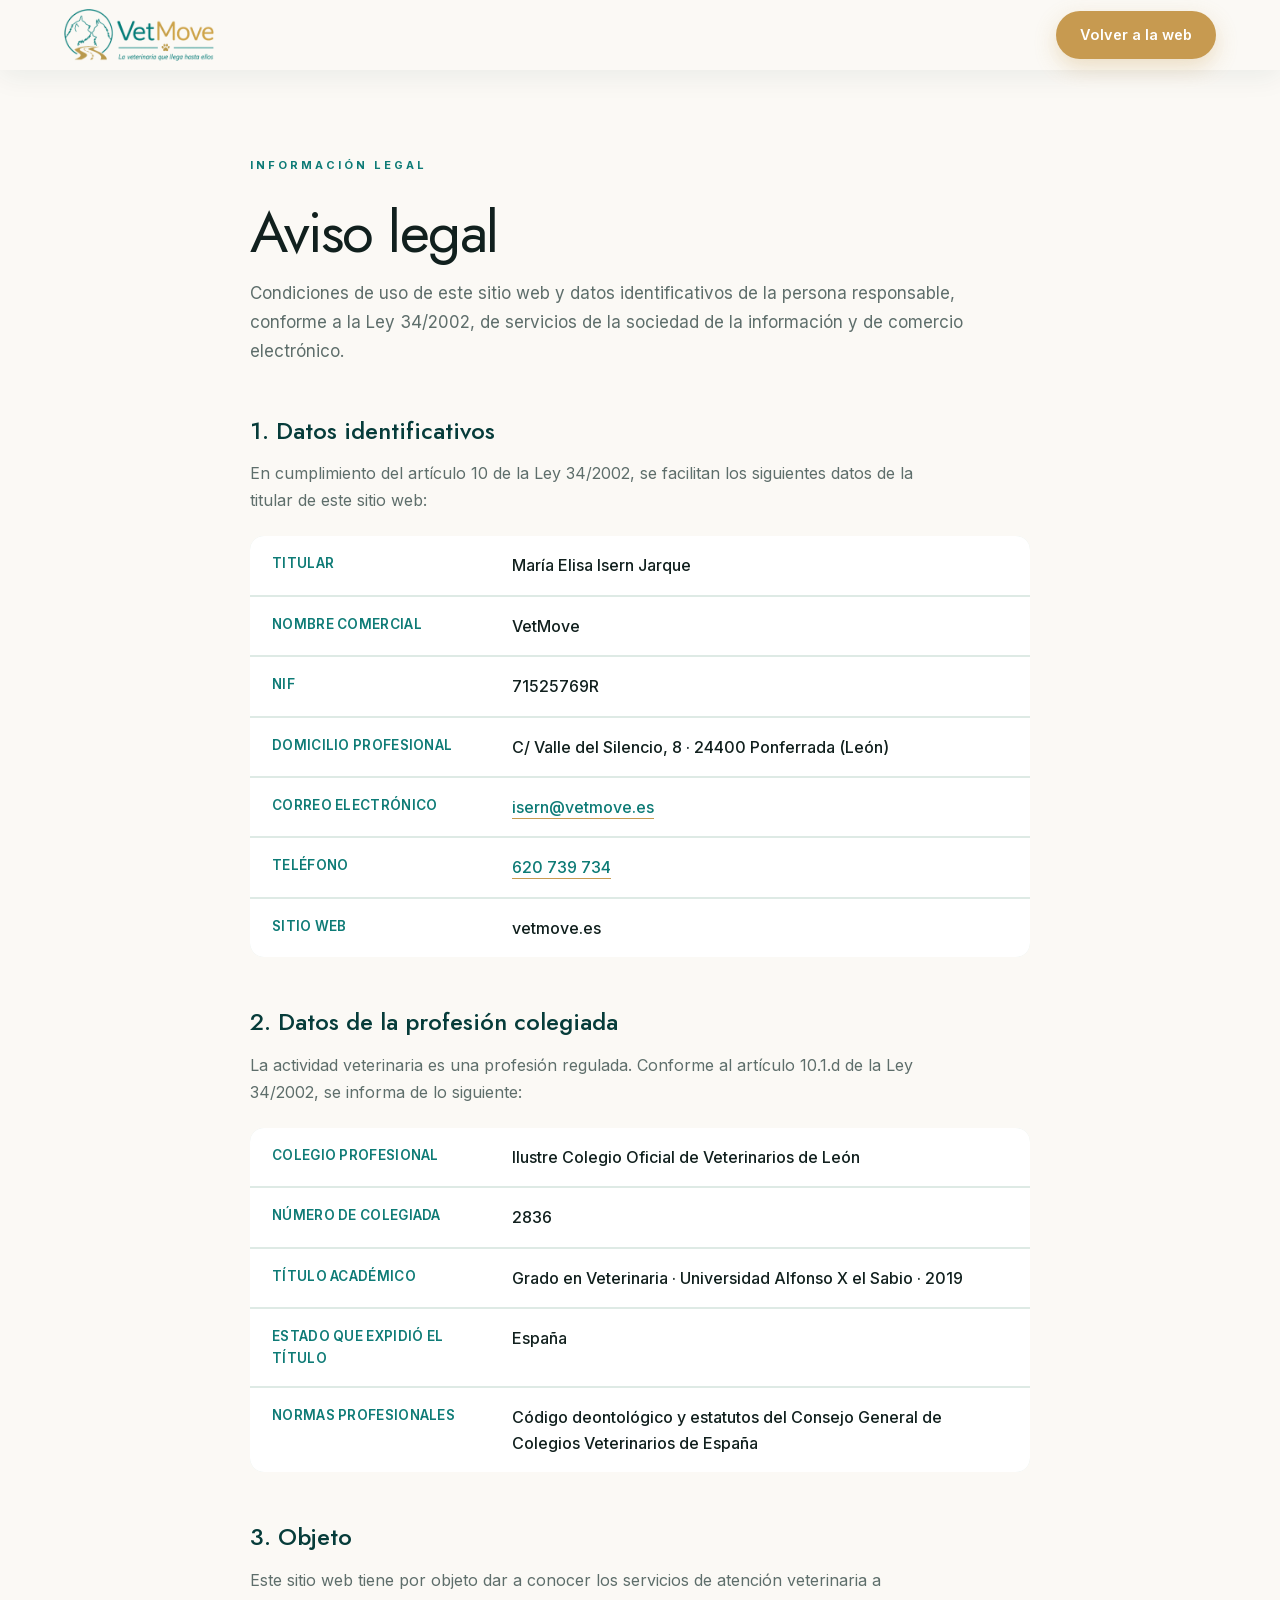
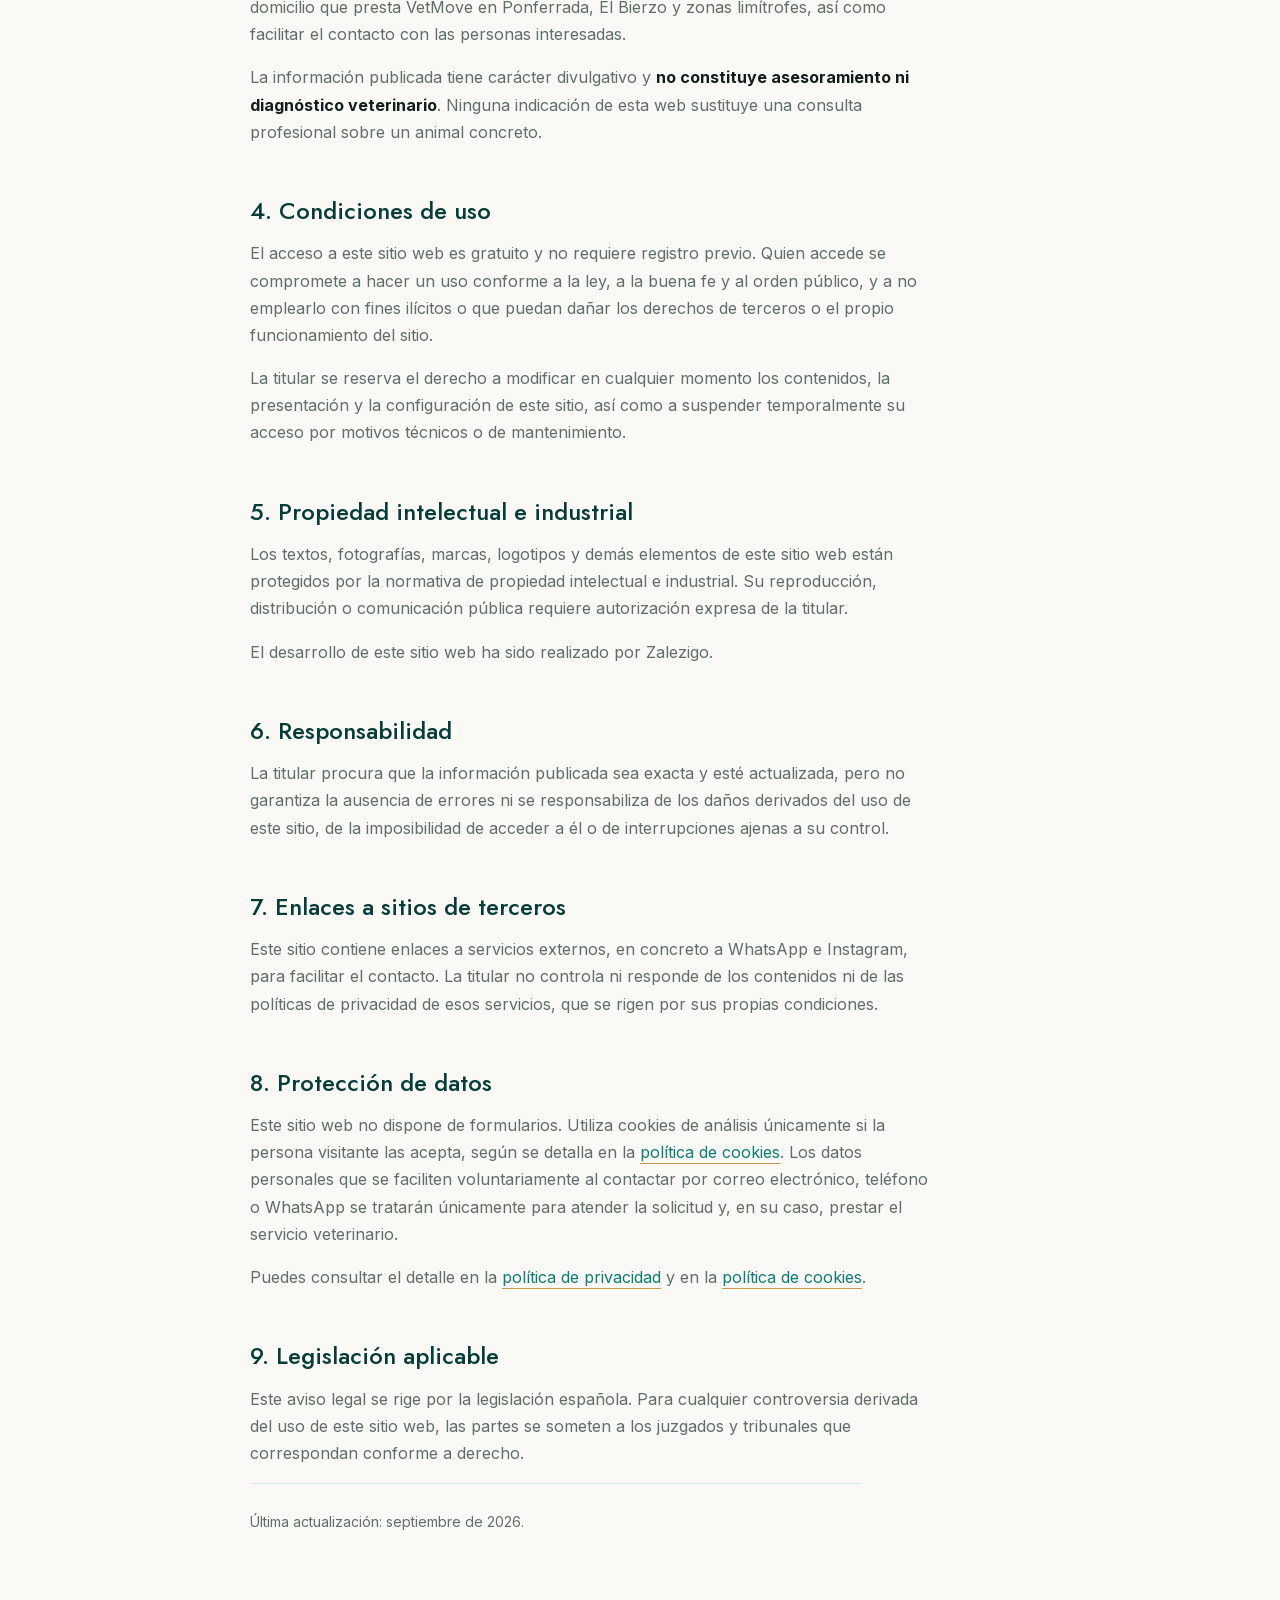
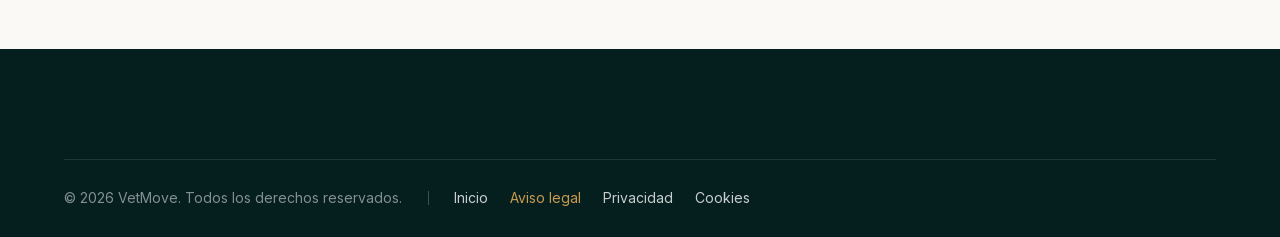
<file: aviso-legal.html>
<!DOCTYPE html>
<html lang="es">

<head>
    <meta charset="UTF-8">
    <meta name="viewport" content="width=device-width, initial-scale=1.0">
    <meta name="theme-color" content="#0E7B76">

    <title>Aviso legal | VetMove</title>

    <meta name="description"
        content="Aviso legal de VetMove, veterinaria a domicilio en Ponferrada, El Bierzo y zonas limítrofes.">
    <meta name="robots" content="noindex, follow">

    <link rel="canonical" href="https://vetmove.es/aviso-legal.html">

    <link rel="icon" href="img/logo-vetmove-emblema.png" type="image/png">

    <link rel="stylesheet" href="css/style.css?v=81">
</head>

<body class="legal-page">

    <a href="#contenido" class="skip-link">Saltar al contenido</a>


    <header class="header scrolled" id="header">

        <div class="container nav">

            <a href="index.html" class="logo">
                <img src="img/logo-vetmove.png"
                    alt="VetMove · La veterinaria que llega hasta ellos"
                    width="358" height="124">
            </a>

            <a href="index.html" class="btn btn-nav">
                Volver a la web
            </a>

        </div>

    </header>


    <main class="legal section" id="contenido">

        <div class="container legal-inner">

            <span class="eyebrow dark">Información legal</span>

            <h1>Aviso legal</h1>

            <p class="legal-intro">
                Condiciones de uso de este sitio web y datos identificativos
                de la persona responsable, conforme a la Ley 34/2002, de
                servicios de la sociedad de la información y de comercio
                electrónico.
            </p>


            <h2>1. Datos identificativos</h2>

            <p>
                En cumplimiento del artículo 10 de la Ley 34/2002, se facilitan
                los siguientes datos de la titular de este sitio web:
            </p>

            <ul class="legal-datos">
                <li>
                    <span>Titular</span>
                    <strong>María Elisa Isern Jarque</strong>
                </li>
                <li>
                    <span>Nombre comercial</span>
                    <strong>VetMove</strong>
                </li>
                <li>
                    <span>NIF</span>
                    <strong>71525769R</strong>
                </li>
                <li>
                    <span>Domicilio profesional</span>
                    <strong>C/ Valle del Silencio, 8 · 24400&nbsp;Ponferrada (León)</strong>
                </li>
                <li>
                    <span>Correo electrónico</span>
                    <strong><a href="mailto:isern@vetmove.es">isern@vetmove.es</a></strong>
                </li>
                <li>
                    <span>Teléfono</span>
                    <strong><a href="tel:+34620739734">620 739 734</a></strong>
                </li>
                <li>
                    <span>Sitio web</span>
                    <strong>vetmove.es</strong>
                </li>
            </ul>


            <h2>2. Datos de la profesión colegiada</h2>

            <p>
                La actividad veterinaria es una profesión regulada. Conforme al
                artículo 10.1.d de la Ley 34/2002, se informa de lo siguiente:
            </p>

            <ul class="legal-datos">
                <li>
                    <span>Colegio profesional</span>
                    <strong>Ilustre Colegio Oficial de Veterinarios de León</strong>
                </li>
                <li>
                    <span>Número de colegiada</span>
                    <strong>2836</strong>
                </li>
                <li>
                    <span>Título académico</span>
                    <strong>Grado en Veterinaria · Universidad Alfonso X el Sabio · 2019</strong>
                </li>
                <li>
                    <span>Estado que expidió el título</span>
                    <strong>España</strong>
                </li>
                <li>
                    <span>Normas profesionales</span>
                    <strong>
                        Código deontológico y estatutos del Consejo General de
                        Colegios Veterinarios de España
                    </strong>
                </li>
            </ul>


            <h2>3. Objeto</h2>

            <p>
                Este sitio web tiene por objeto dar a conocer los servicios de
                atención veterinaria a domicilio que presta VetMove en Ponferrada,
                El Bierzo y zonas limítrofes, así como facilitar el contacto con
                las personas interesadas.
            </p>

            <p>
                La información publicada tiene carácter divulgativo y
                <strong>no constituye asesoramiento ni diagnóstico
                veterinario</strong>. Ninguna indicación de esta web sustituye
                una consulta profesional sobre un animal concreto.
            </p>


            <h2>4. Condiciones de uso</h2>

            <p>
                El acceso a este sitio web es gratuito y no requiere registro
                previo. Quien accede se compromete a hacer un uso conforme a la
                ley, a la buena fe y al orden público, y a no emplearlo con fines
                ilícitos o que puedan dañar los derechos de terceros o el propio
                funcionamiento del sitio.
            </p>

            <p>
                La titular se reserva el derecho a modificar en cualquier momento
                los contenidos, la presentación y la configuración de este sitio,
                así como a suspender temporalmente su acceso por motivos técnicos
                o de mantenimiento.
            </p>


            <h2>5. Propiedad intelectual e industrial</h2>

            <p>
                Los textos, fotografías, marcas, logotipos y demás elementos de
                este sitio web están protegidos por la normativa de propiedad
                intelectual e industrial. Su reproducción, distribución o
                comunicación pública requiere autorización expresa de la titular.
            </p>

            <p>
                El desarrollo de este sitio web ha sido realizado por Zalezigo.
            </p>


            <h2>6. Responsabilidad</h2>

            <p>
                La titular procura que la información publicada sea exacta y esté
                actualizada, pero no garantiza la ausencia de errores ni se
                responsabiliza de los daños derivados del uso de este sitio, de la
                imposibilidad de acceder a él o de interrupciones ajenas a su
                control.
            </p>


            <h2>7. Enlaces a sitios de terceros</h2>

            <p>
                Este sitio contiene enlaces a servicios externos, en concreto a
                WhatsApp e Instagram, para facilitar el contacto. La titular no
                controla ni responde de los contenidos ni de las políticas de
                privacidad de esos servicios, que se rigen por sus propias
                condiciones.
            </p>


            <h2>8. Protección de datos</h2>

            <p>
                Este sitio web no dispone de formularios. Utiliza cookies de
                análisis únicamente si la persona visitante las acepta, según
                se detalla en la <a href="cookies.html">política de
                cookies</a>. Los
                datos personales que se faciliten voluntariamente al contactar por
                correo electrónico, teléfono o WhatsApp se tratarán únicamente
                para atender la solicitud y, en su caso, prestar el servicio
                veterinario.
            </p>

            <p>
                Puedes consultar el detalle en la
                <a href="privacidad.html">política de privacidad</a> y en la
                <a href="cookies.html">política de cookies</a>.
            </p>


            <h2>9. Legislación aplicable</h2>

            <p>
                Este aviso legal se rige por la legislación española. Para
                cualquier controversia derivada del uso de este sitio web, las
                partes se someten a los juzgados y tribunales que correspondan
                conforme a derecho.
            </p>


            <p class="legal-fecha">
                Última actualización: septiembre de 2026.
            </p>

        </div>

    </main>


    <footer class="footer">

        <div class="container footer-bottom">
            <span>© 2026 VetMove. Todos los derechos reservados.</span>
            <nav class="footer-legal-links" aria-label="Información legal">
                <a href="index.html">Inicio</a>
                <a href="aviso-legal.html" aria-current="page">Aviso legal</a>
                <a href="privacidad.html">Privacidad</a>
                <a href="cookies.html">Cookies</a>
            </nav>
        </div>

    </footer>

</body>

</html>
</file>
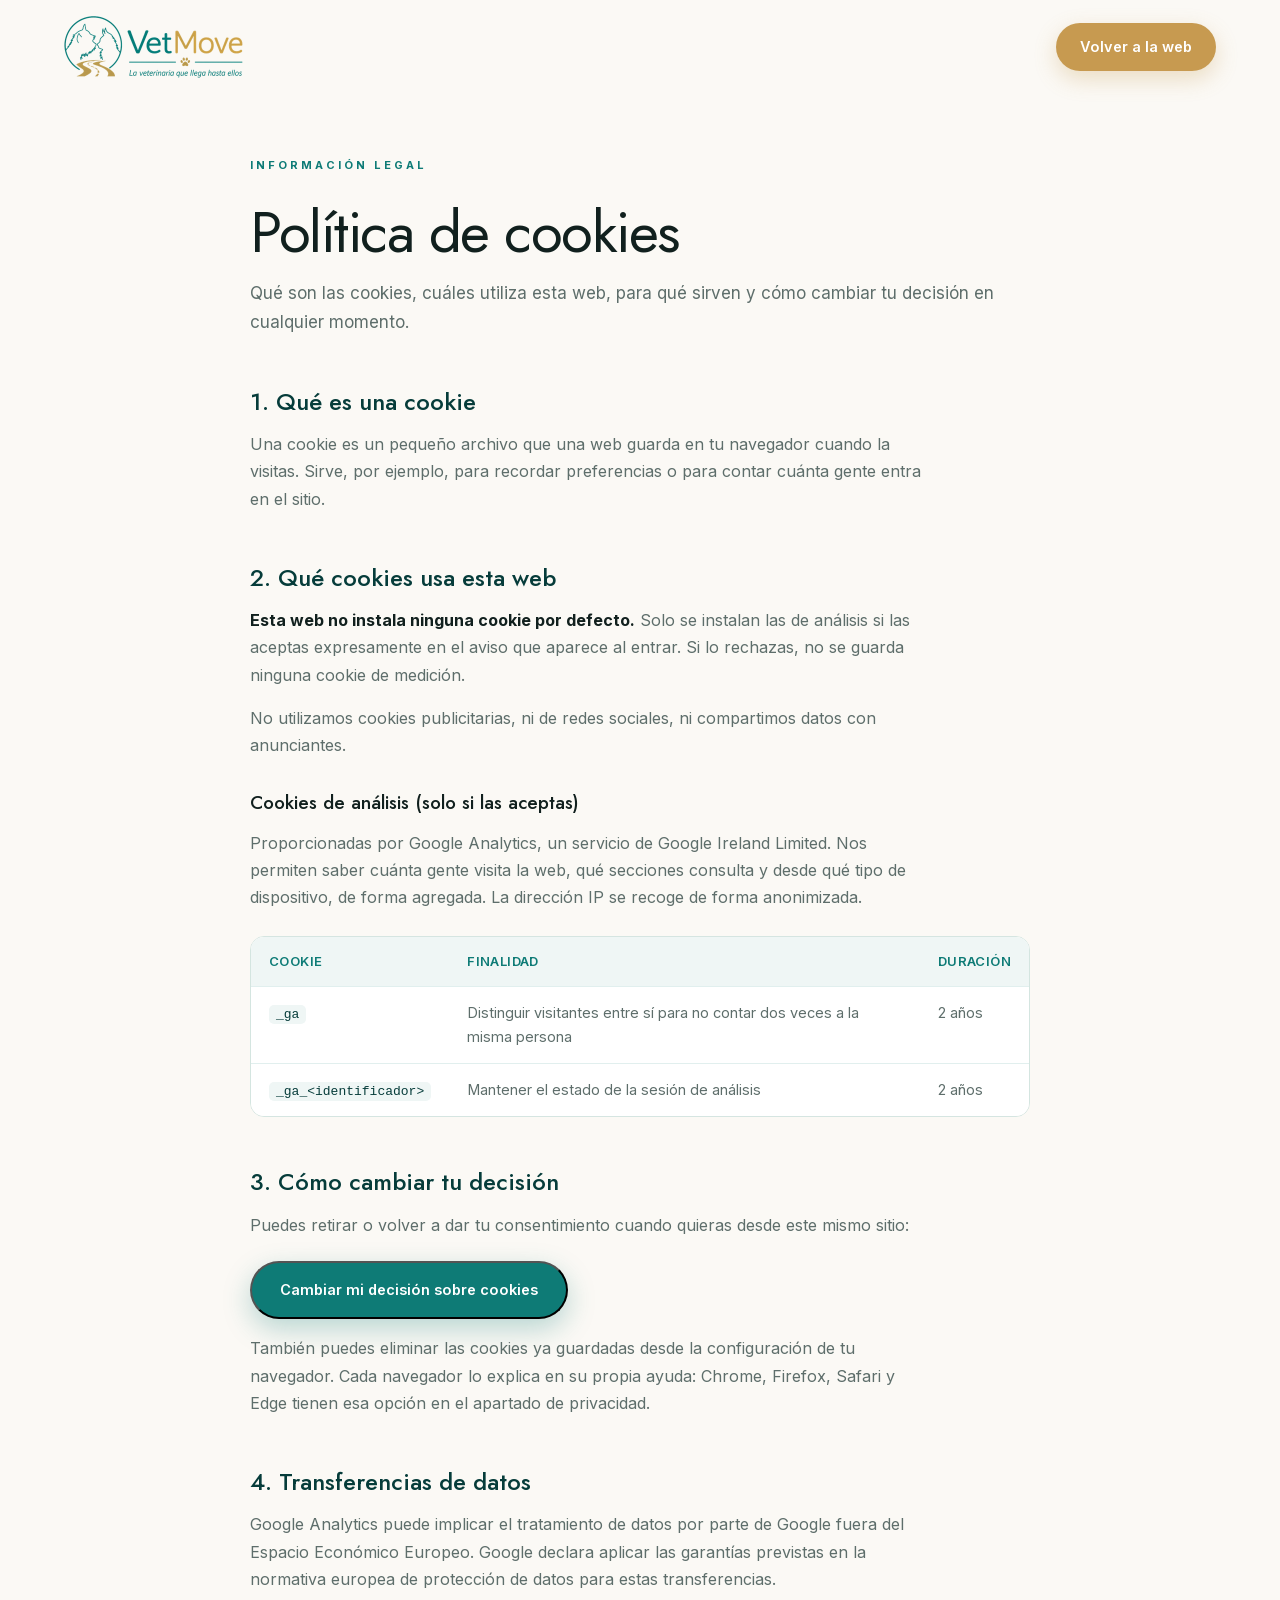
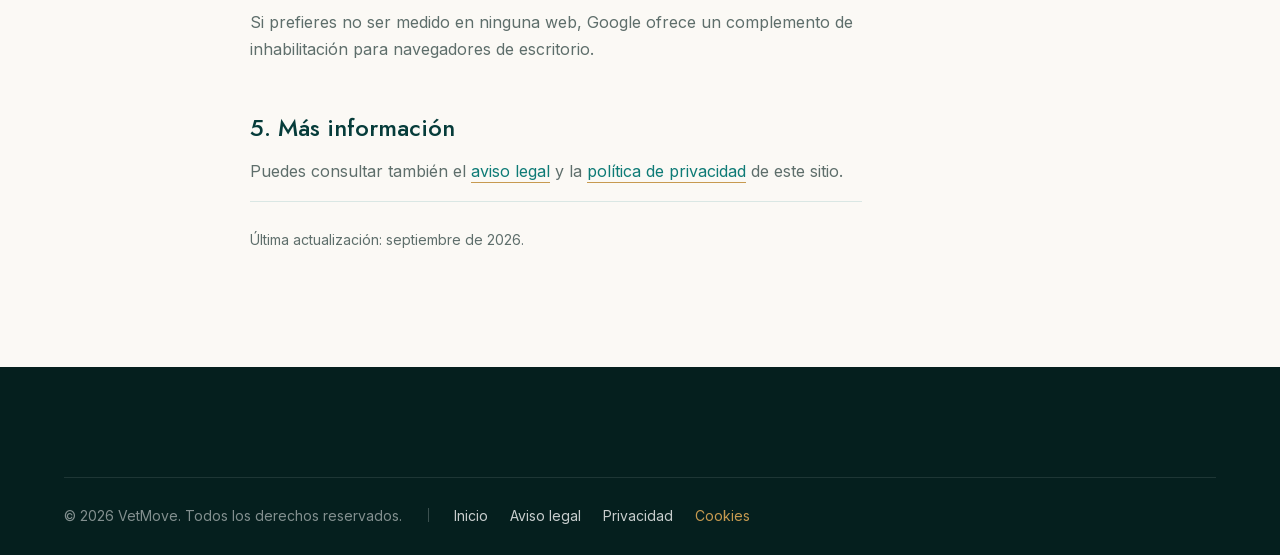
<file: cookies.html>
<!DOCTYPE html>
<html lang="es">

<head>
    <meta charset="UTF-8">
    <meta name="viewport" content="width=device-width, initial-scale=1.0">
    <meta name="theme-color" content="#0E7B76">

    <title>Política de cookies | VetMove</title>

    <meta name="description"
        content="Política de cookies de VetMove: qué cookies utiliza esta web, para qué sirven y cómo retirar el consentimiento.">
    <meta name="robots" content="noindex, follow">

    <link rel="canonical" href="https://vetmove.es/cookies.html">
    <link rel="icon" href="img/logo-vetmove-emblema.png" type="image/png">
    <link rel="stylesheet" href="css/style.css?v=81">
</head>

<body class="legal-page">

    <a href="#contenido" class="skip-link">Saltar al contenido</a>


    <header class="header scrolled" id="header">
        <div class="container nav">
            <a href="index.html" class="logo">
                <img src="img/logo-vetmove.png"
                    alt="VetMove · La veterinaria que llega hasta ellos"
                    width="358" height="124">
            </a>
            <a href="index.html" class="btn btn-nav">Volver a la web</a>
        </div>
    </header>


    <main class="legal section" id="contenido">

        <div class="container legal-inner">

            <span class="eyebrow dark">Información legal</span>

            <h1>Política de cookies</h1>

            <p class="legal-intro">
                Qué son las cookies, cuáles utiliza esta web, para qué sirven
                y cómo cambiar tu decisión en cualquier momento.
            </p>


            <h2>1. Qué es una cookie</h2>

            <p>
                Una cookie es un pequeño archivo que una web guarda en tu
                navegador cuando la visitas. Sirve, por ejemplo, para recordar
                preferencias o para contar cuánta gente entra en el sitio.
            </p>


            <h2>2. Qué cookies usa esta web</h2>

            <p>
                <strong>Esta web no instala ninguna cookie por defecto.</strong>
                Solo se instalan las de análisis si las aceptas expresamente en
                el aviso que aparece al entrar. Si lo rechazas, no se guarda
                ninguna cookie de medición.
            </p>

            <p>
                No utilizamos cookies publicitarias, ni de redes sociales, ni
                compartimos datos con anunciantes.
            </p>

            <h3>Cookies de análisis (solo si las aceptas)</h3>

            <p>
                Proporcionadas por Google Analytics, un servicio de Google
                Ireland Limited. Nos permiten saber cuánta gente visita la web,
                qué secciones consulta y desde qué tipo de dispositivo, de forma
                agregada. La dirección IP se recoge de forma anonimizada.
            </p>

            <div class="tabla-cookies">
                <table>
                    <thead>
                        <tr>
                            <th>Cookie</th>
                            <th>Finalidad</th>
                            <th>Duración</th>
                        </tr>
                    </thead>
                    <tbody>
                        <tr>
                            <td><code>_ga</code></td>
                            <td>Distinguir visitantes entre sí para no contar dos veces a la misma persona</td>
                            <td>2 años</td>
                        </tr>
                        <tr>
                            <td><code>_ga_&lt;identificador&gt;</code></td>
                            <td>Mantener el estado de la sesión de análisis</td>
                            <td>2 años</td>
                        </tr>
                    </tbody>
                </table>
            </div>


            <h2>3. Cómo cambiar tu decisión</h2>

            <p>
                Puedes retirar o volver a dar tu consentimiento cuando quieras
                desde este mismo sitio:
            </p>

            <p>
                <button type="button" class="btn btn-primary" id="reabrir-cookies">
                    Cambiar mi decisión sobre cookies
                </button>
            </p>

            <p>
                También puedes eliminar las cookies ya guardadas desde la
                configuración de tu navegador. Cada navegador lo explica en su
                propia ayuda: Chrome, Firefox, Safari y Edge tienen esa opción en
                el apartado de privacidad.
            </p>


            <h2>4. Transferencias de datos</h2>

            <p>
                Google Analytics puede implicar el tratamiento de datos por parte
                de Google fuera del Espacio Económico Europeo. Google declara
                aplicar las garantías previstas en la normativa europea de
                protección de datos para estas transferencias.
            </p>

            <p>
                Si prefieres no ser medido en ninguna web, Google ofrece un
                complemento de inhabilitación para navegadores de escritorio.
            </p>


            <h2>5. Más información</h2>

            <p>
                Puedes consultar también el
                <a href="aviso-legal.html">aviso legal</a> y la
                <a href="privacidad.html">política de privacidad</a> de este
                sitio.
            </p>


            <p class="legal-fecha">
                Última actualización: septiembre de 2026.
            </p>

        </div>

    </main>


    <footer class="footer">
        <div class="container footer-bottom">
            <span>© 2026 VetMove. Todos los derechos reservados.</span>
            <nav class="footer-legal-links" aria-label="Información legal">
                <a href="index.html">Inicio</a>
                <a href="aviso-legal.html">Aviso legal</a>
                <a href="privacidad.html">Privacidad</a>
                <a href="cookies.html" aria-current="page">Cookies</a>
            </nav>
        </div>
    </footer>


    <script src="js/script.js?v=81"></script>
    <script>
        // El aviso vive en la portada, así que se borra la decisión
        // guardada y se vuelve allí, donde el aviso se muestra de nuevo.
        var reabrir = document.getElementById("reabrir-cookies");

        if (reabrir) {
            reabrir.addEventListener("click", function () {
                if (window.vetmoveReabrirCookies) {
                    window.vetmoveReabrirCookies();
                }
                window.location.href = "index.html";
            });
        }
    </script>

</body>

</html>
</file>
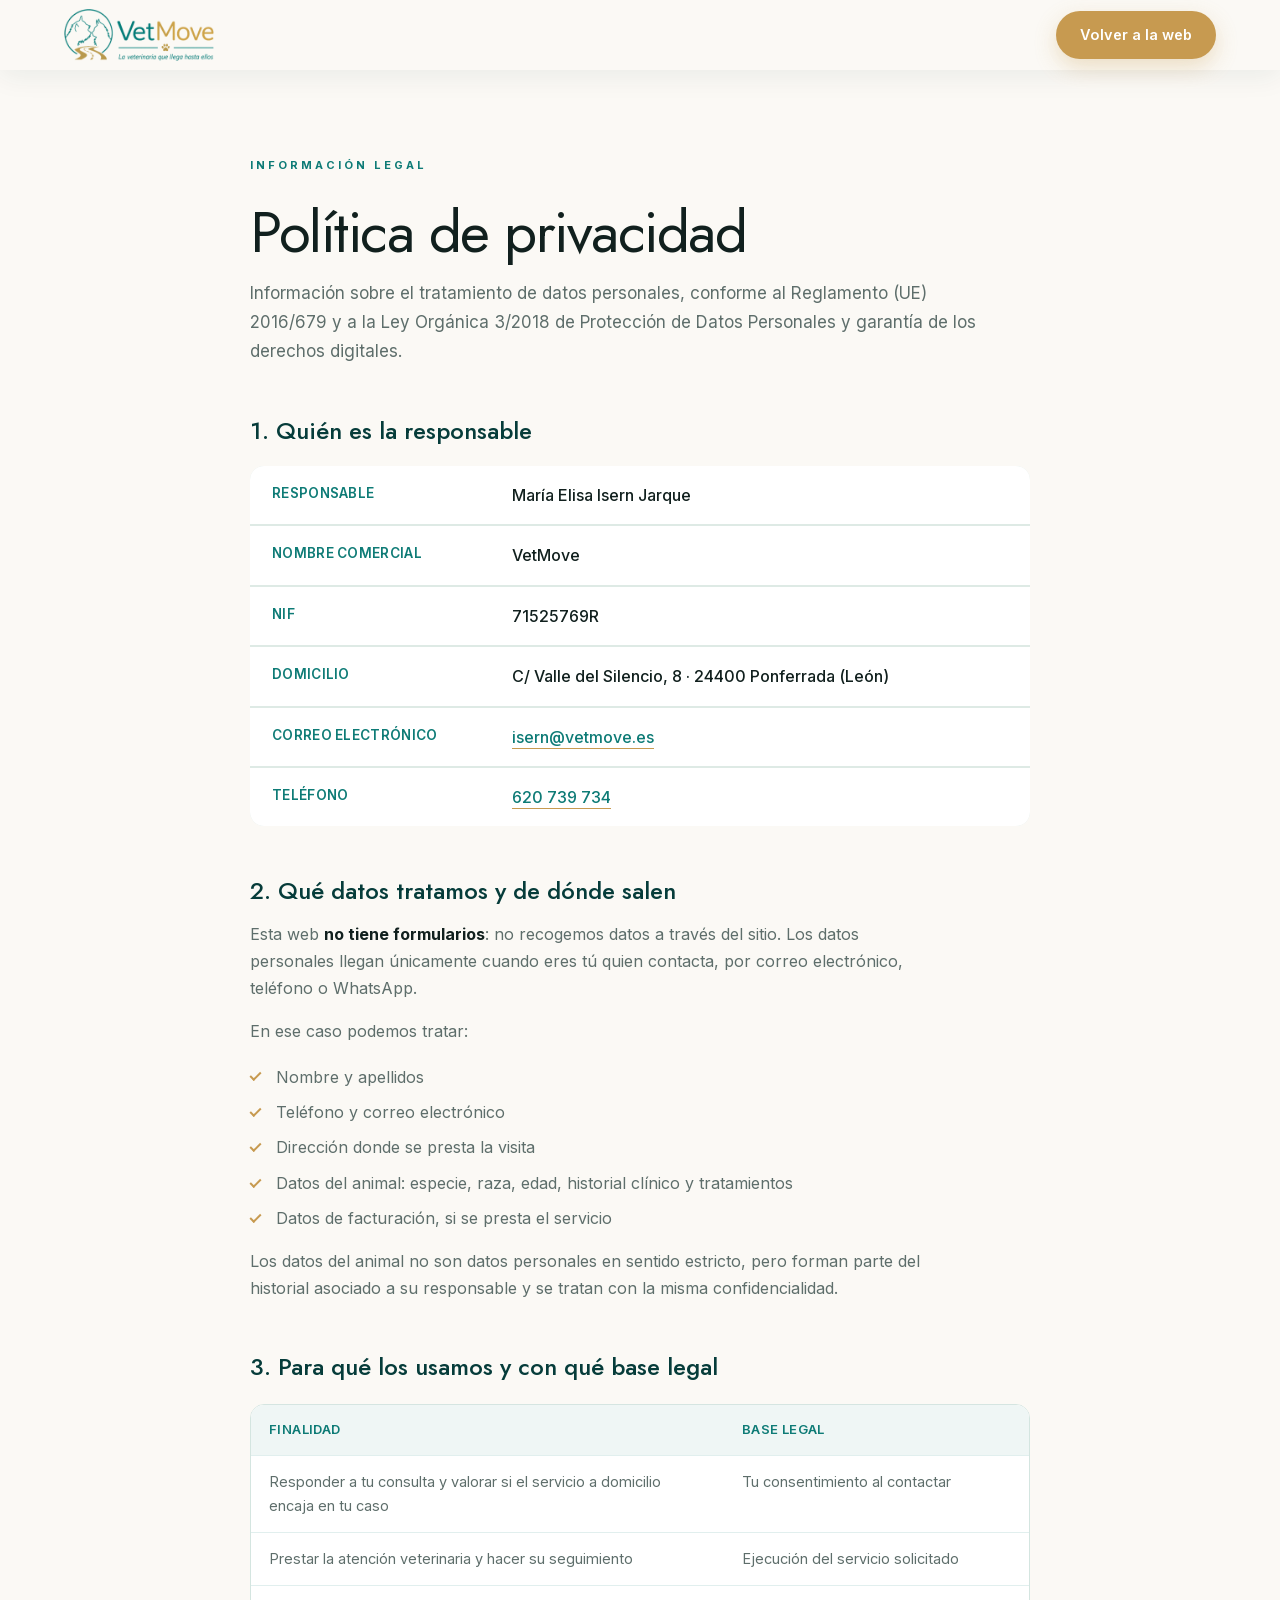
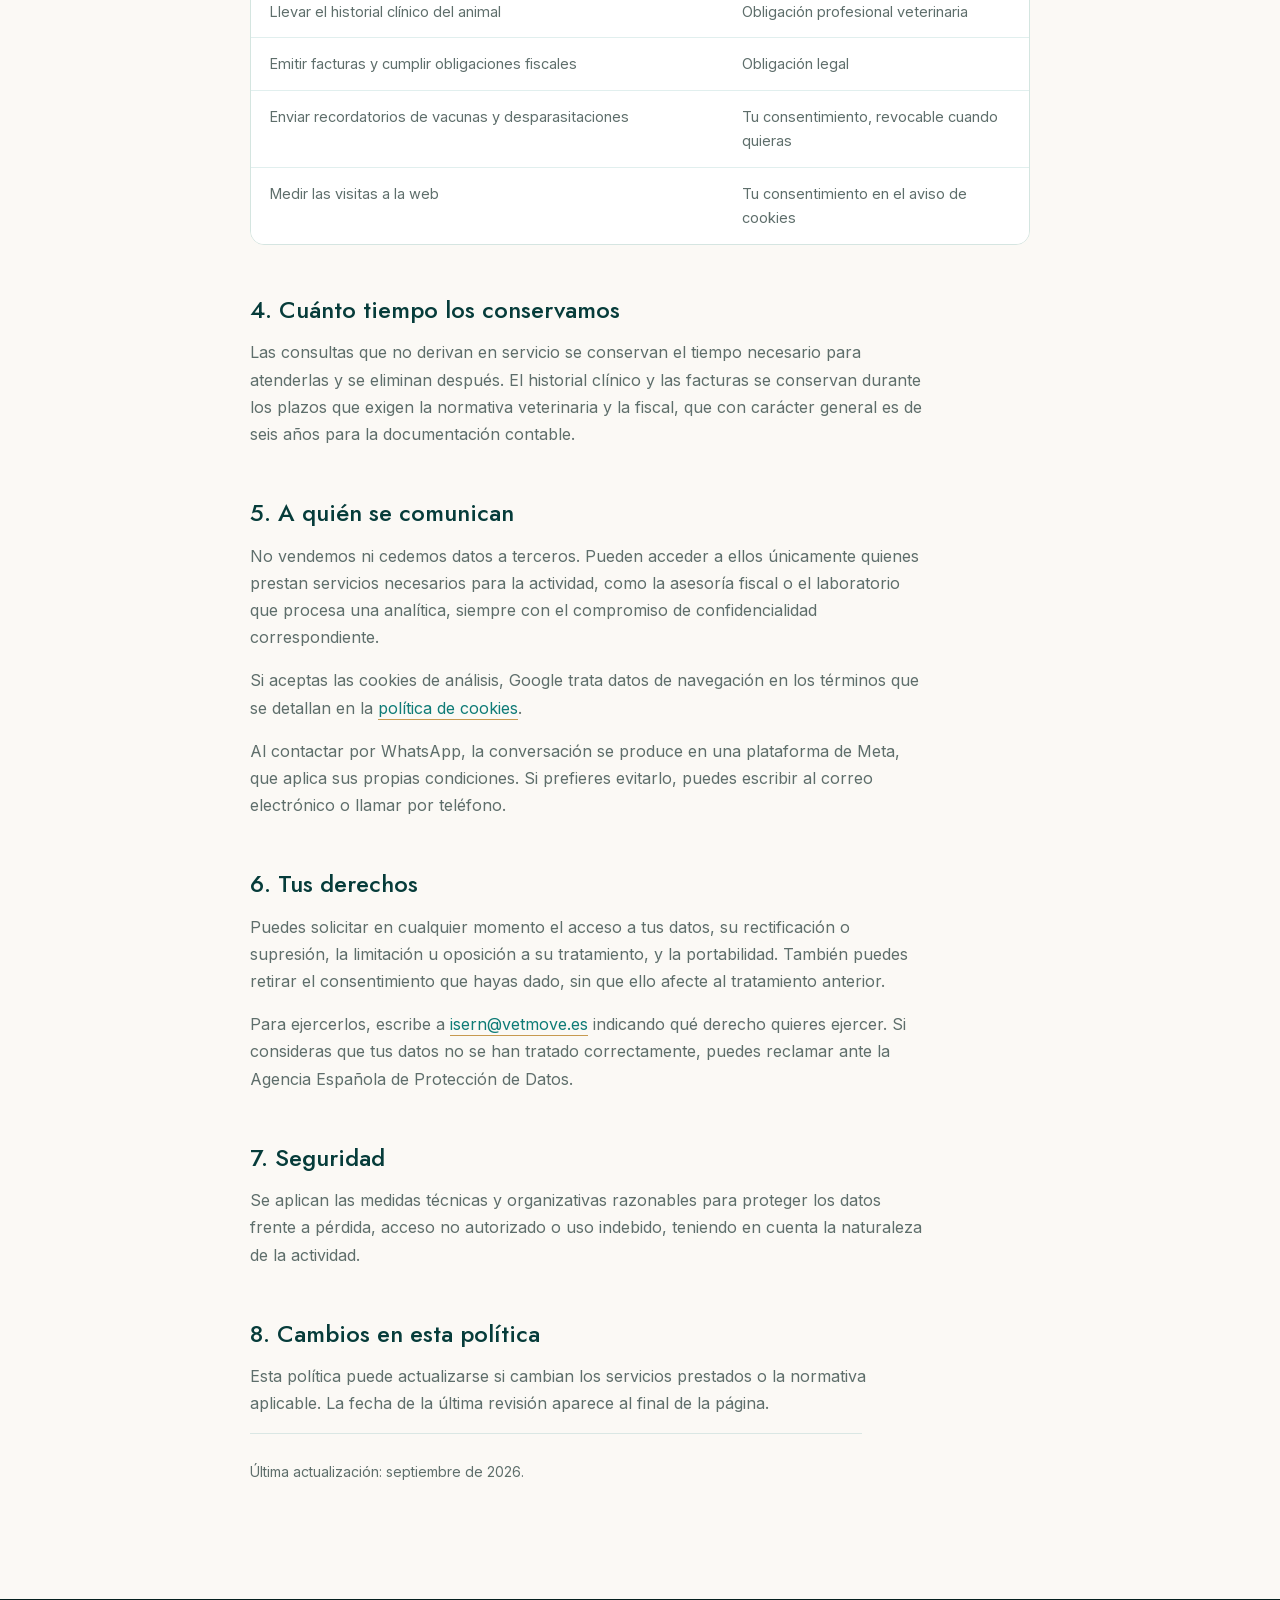
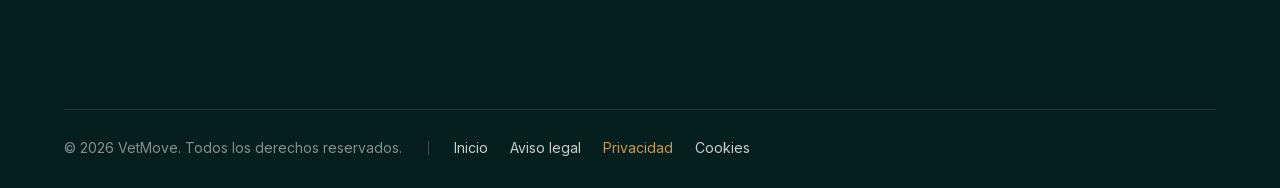
<file: privacidad.html>
<!DOCTYPE html>
<html lang="es">

<head>
    <meta charset="UTF-8">
    <meta name="viewport" content="width=device-width, initial-scale=1.0">
    <meta name="theme-color" content="#0E7B76">

    <title>Política de privacidad | VetMove</title>

    <meta name="description"
        content="Política de privacidad de VetMove: quién trata tus datos, con qué finalidad y cómo ejercer tus derechos.">
    <meta name="robots" content="noindex, follow">

    <link rel="canonical" href="https://vetmove.es/privacidad.html">
    <link rel="icon" href="img/logo-vetmove-emblema.png" type="image/png">
    <link rel="stylesheet" href="css/style.css?v=81">
</head>

<body class="legal-page">

    <a href="#contenido" class="skip-link">Saltar al contenido</a>


    <header class="header scrolled" id="header">
        <div class="container nav">
            <a href="index.html" class="logo">
                <img src="img/logo-vetmove.png"
                    alt="VetMove · La veterinaria que llega hasta ellos"
                    width="358" height="124">
            </a>
            <a href="index.html" class="btn btn-nav">Volver a la web</a>
        </div>
    </header>


    <main class="legal section" id="contenido">

        <div class="container legal-inner">

            <span class="eyebrow dark">Información legal</span>

            <h1>Política de privacidad</h1>

            <p class="legal-intro">
                Información sobre el tratamiento de datos personales, conforme al
                Reglamento (UE) 2016/679 y a la Ley Orgánica 3/2018 de Protección
                de Datos Personales y garantía de los derechos digitales.
            </p>


            <h2>1. Quién es la responsable</h2>

            <ul class="legal-datos">
                <li>
                    <span>Responsable</span>
                    <strong>María Elisa Isern Jarque</strong>
                </li>
                <li>
                    <span>Nombre comercial</span>
                    <strong>VetMove</strong>
                </li>
                <li>
                    <span>NIF</span>
                    <strong>71525769R</strong>
                </li>
                <li>
                    <span>Domicilio</span>
                    <strong>C/ Valle del Silencio, 8 · 24400&nbsp;Ponferrada (León)</strong>
                </li>
                <li>
                    <span>Correo electrónico</span>
                    <strong><a href="mailto:isern@vetmove.es">isern@vetmove.es</a></strong>
                </li>
                <li>
                    <span>Teléfono</span>
                    <strong><a href="tel:+34620739734">620 739 734</a></strong>
                </li>
            </ul>


            <h2>2. Qué datos tratamos y de dónde salen</h2>

            <p>
                Esta web <strong>no tiene formularios</strong>: no recogemos
                datos a través del sitio. Los datos personales llegan únicamente
                cuando eres tú quien contacta, por correo electrónico, teléfono o
                WhatsApp.
            </p>

            <p>En ese caso podemos tratar:</p>

            <ul class="legal-lista">
                <li>Nombre y apellidos</li>
                <li>Teléfono y correo electrónico</li>
                <li>Dirección donde se presta la visita</li>
                <li>
                    Datos del animal: especie, raza, edad, historial clínico y
                    tratamientos
                </li>
                <li>Datos de facturación, si se presta el servicio</li>
            </ul>

            <p>
                Los datos del animal no son datos personales en sentido estricto,
                pero forman parte del historial asociado a su responsable y se
                tratan con la misma confidencialidad.
            </p>


            <h2>3. Para qué los usamos y con qué base legal</h2>

            <div class="tabla-cookies">
                <table>
                    <thead>
                        <tr>
                            <th>Finalidad</th>
                            <th>Base legal</th>
                        </tr>
                    </thead>
                    <tbody>
                        <tr>
                            <td>Responder a tu consulta y valorar si el servicio a domicilio encaja en tu caso</td>
                            <td>Tu consentimiento al contactar</td>
                        </tr>
                        <tr>
                            <td>Prestar la atención veterinaria y hacer su seguimiento</td>
                            <td>Ejecución del servicio solicitado</td>
                        </tr>
                        <tr>
                            <td>Llevar el historial clínico del animal</td>
                            <td>Obligación profesional veterinaria</td>
                        </tr>
                        <tr>
                            <td>Emitir facturas y cumplir obligaciones fiscales</td>
                            <td>Obligación legal</td>
                        </tr>
                        <tr>
                            <td>Enviar recordatorios de vacunas y desparasitaciones</td>
                            <td>Tu consentimiento, revocable cuando quieras</td>
                        </tr>
                        <tr>
                            <td>Medir las visitas a la web</td>
                            <td>Tu consentimiento en el aviso de cookies</td>
                        </tr>
                    </tbody>
                </table>
            </div>


            <h2>4. Cuánto tiempo los conservamos</h2>

            <p>
                Las consultas que no derivan en servicio se conservan el tiempo
                necesario para atenderlas y se eliminan después. El historial
                clínico y las facturas se conservan durante los plazos que exigen
                la normativa veterinaria y la fiscal, que con carácter general es
                de seis años para la documentación contable.
            </p>


            <h2>5. A quién se comunican</h2>

            <p>
                No vendemos ni cedemos datos a terceros. Pueden acceder a ellos
                únicamente quienes prestan servicios necesarios para la
                actividad, como la asesoría fiscal o el laboratorio que procesa
                una analítica, siempre con el compromiso de confidencialidad
                correspondiente.
            </p>

            <p>
                Si aceptas las cookies de análisis, Google trata datos de
                navegación en los términos que se detallan en la
                <a href="cookies.html">política de cookies</a>.
            </p>

            <p>
                Al contactar por WhatsApp, la conversación se produce en una
                plataforma de Meta, que aplica sus propias condiciones. Si
                prefieres evitarlo, puedes escribir al correo electrónico o
                llamar por teléfono.
            </p>


            <h2>6. Tus derechos</h2>

            <p>
                Puedes solicitar en cualquier momento el acceso a tus datos, su
                rectificación o supresión, la limitación u oposición a su
                tratamiento, y la portabilidad. También puedes retirar el
                consentimiento que hayas dado, sin que ello afecte al tratamiento
                anterior.
            </p>

            <p>
                Para ejercerlos, escribe a
                <a href="mailto:isern@vetmove.es">isern@vetmove.es</a> indicando
                qué derecho quieres ejercer. Si consideras que tus datos no se
                han tratado correctamente, puedes reclamar ante la Agencia
                Española de Protección de Datos.
            </p>


            <h2>7. Seguridad</h2>

            <p>
                Se aplican las medidas técnicas y organizativas razonables para
                proteger los datos frente a pérdida, acceso no autorizado o uso
                indebido, teniendo en cuenta la naturaleza de la actividad.
            </p>


            <h2>8. Cambios en esta política</h2>

            <p>
                Esta política puede actualizarse si cambian los servicios
                prestados o la normativa aplicable. La fecha de la última
                revisión aparece al final de la página.
            </p>


            <p class="legal-fecha">
                Última actualización: septiembre de 2026.
            </p>

        </div>

    </main>


    <footer class="footer">
        <div class="container footer-bottom">
            <span>© 2026 VetMove. Todos los derechos reservados.</span>
            <nav class="footer-legal-links" aria-label="Información legal">
                <a href="index.html">Inicio</a>
                <a href="aviso-legal.html">Aviso legal</a>
                <a href="privacidad.html" aria-current="page">Privacidad</a>
                <a href="cookies.html">Cookies</a>
            </nav>
        </div>
    </footer>

</body>

</html>
</file>
<file: css/style.css>
/* =========================================================
   TIPOGRAFÍAS PROPIAS

   Jost e Inter servidas desde este mismo servidor, no desde
   Google. Así ninguna visita envía su IP a un tercero, y la
   página no depende de una conexión externa para pintar el
   texto.

   Las dos son fuentes VARIABLES: un mismo fichero contiene
   todos los grosores del 100 al 900, y el navegador saca el
   que se le pida. Por eso aquí hay cuatro ficheros y no doce.
   El `font-weight: 100 900` es lo que le dice al navegador que
   puede interpolar; si se pusiera un número suelto, dibujaría
   siempre el grosor por defecto.

   Los ficheros están recortados a los caracteres que esta web
   necesita: todo el ASCII más los acentos y signos de español,
   francés, alemán, portugués, italiano y catalán. Se conservan
   el kerning y las ligaduras, que es lo que se nota al leer.

   La cursiva de Inter es de grosor fijo porque la web solo la
   usa en redonda normal; si algún día hiciera falta una cursiva
   negrita, el navegador la engorda él.
========================================================= */

@font-face {
    font-family: 'Inter';
    font-style: normal;
    font-weight: 100 900;
    font-display: swap;
    src: url('../fonts/inter.woff2') format('woff2');
}

@font-face {
    font-family: 'Inter';
    font-style: italic;
    font-weight: 100 900;
    font-display: swap;
    src: url('../fonts/inter-italic.woff2') format('woff2');
}

@font-face {
    font-family: 'Jost';
    font-style: normal;
    font-weight: 100 900;
    font-display: swap;
    src: url('../fonts/jost.woff2') format('woff2');
}

@font-face {
    font-family: 'Jost';
    font-style: italic;
    font-weight: 100 900;
    font-display: swap;
    src: url('../fonts/jost-italic.woff2') format('woff2');
}


/* =========================================================
   1. VARIABLES — los dos colores de marca VetMove
========================================================= */

:root {

    /* Teal (color principal del logo) */
    --teal: #0E7B76;
    --teal-dark: #0A5B57;
    --teal-deep: #063C3A;
    --teal-soft: #D9EAE8;
    --teal-mist: #EFF6F5;

    /* Dorado (color de acento del logo) */
    --gold: #C79A50;
    --gold-dark: #A87F3B;
    --gold-soft: #F0E3CB;

    /* Neutros cálidos */
    --cream: #F6F2EA;
    --cream-light: #FBF9F5;
    --white: #FFFFFF;

    --ink: #11201E;
    --muted: #5E6E6B;

    /* Variables que consume el SVG del logo */
    --logo-teal: var(--teal);
    --logo-gold: var(--gold);

    --radius-lg: 40px;
    --radius-md: 24px;
    --radius-sm: 14px;

    --container: 1240px;

    --shadow-sm: 0 6px 20px rgba(6, 60, 58, .06);
    --shadow-md: 0 18px 45px rgba(6, 60, 58, .10);

    --ease: cubic-bezier(.22, .61, .36, 1);
}


/* =========================================================
   2. RESET
========================================================= */

*,
*::before,
*::after {
    margin: 0;
    padding: 0;
    box-sizing: border-box;
}

html {
    scroll-behavior: smooth;
    scroll-padding-top: 100px;
}

body {
    font-family: "Inter", system-ui, sans-serif;
    background: var(--cream-light);
    color: var(--ink);
    line-height: 1.65;
    -webkit-font-smoothing: antialiased;
    overflow-x: hidden;
}

img,
svg {
    display: block;
    max-width: 100%;
}

a {
    color: inherit;
    text-decoration: none;
}

button {
    font: inherit;
    cursor: pointer;
}

ul,
ol {
    list-style: none;
}

h1,
h2,
h3,
h4 {
    font-family: "Jost", "Inter", sans-serif;
    font-weight: 400;
    line-height: 1.1;
}

::selection {
    background: var(--teal);
    color: #fff;
}

:focus-visible {
    outline: 3px solid var(--gold);
    outline-offset: 3px;
    border-radius: 4px;
}

.skip-link {
    position: absolute;
    left: -9999px;
    top: 0;
    z-index: 2000;
    background: var(--teal);
    color: #fff;
    padding: 12px 22px;
    border-radius: 0 0 10px 0;
    font-size: 14px;
}

.skip-link:focus {
    left: 0;
}

.container {
    width: min(90%, var(--container));
    margin: 0 auto;
}

.section {
    padding: clamp(70px, 9vw, 130px) 0;
}


/* =========================================================
   3. LOGO — archivo original de VetMove
========================================================= */

.logo {
    display: inline-block;
    z-index: 10;
    line-height: 0;
}

.logo img {
    height: 62px;
    max-height: 62px;
    width: auto;
    max-width: none;
    transition: transform .4s var(--ease), height .35s var(--ease);
}

.logo:hover img {
    transform: translateX(3px);
}

.header.scrolled .logo img {
    height: 52px;
    max-height: 52px;
}

.footer-logo img {
    max-height: none;
}


/* =========================================================
   4. HEADER
========================================================= */

.header {
    position: fixed;
    inset: 0 0 auto 0;
    z-index: 1000;
    padding: 16px 0;
    transition: background .35s var(--ease), padding .35s var(--ease),
        box-shadow .35s var(--ease);
}

.header.scrolled {
    background: rgba(251, 249, 245, .93);
    backdrop-filter: blur(14px);
    padding: 9px 0;
    box-shadow: 0 6px 28px rgba(6, 60, 58, .07);
}

.nav {
    display: flex;
    align-items: center;
    justify-content: space-between;
    gap: 28px;
}

.nav-menu {
    display: flex;
    gap: 30px;
    align-items: center;
    margin-left: auto;
}

.nav-menu a {
    font-size: 14px;
    font-weight: 500;
    position: relative;
    padding: 4px 0;
}

.nav-menu a::after {
    content: "";
    position: absolute;
    left: 0;
    bottom: 0;
    width: 0;
    height: 2px;
    background: var(--gold);
    transition: width .3s var(--ease);
}

.nav-menu a:hover::after,
.nav-menu a.active::after {
    width: 100%;
}

.nav-menu a.active {
    color: var(--teal);
}


/* =========================================================
   5. BOTONES
========================================================= */

.btn {
    display: inline-flex;
    align-items: center;
    justify-content: center;
    gap: 10px;
    border-radius: 100px;
    padding: 15px 28px;
    font-size: 14.5px;
    font-weight: 600;
    text-align: center;
    transition: transform .3s var(--ease), background .3s var(--ease),
        color .3s var(--ease), border-color .3s var(--ease),
        box-shadow .3s var(--ease);
}

.btn:hover {
    transform: translateY(-3px);
}

.btn-nav {
    background: var(--gold);
    color: #fff;
    padding: 12px 24px;
    box-shadow: 0 8px 22px rgba(199, 154, 80, .3);
}

.btn-nav:hover {
    background: var(--gold-dark);
}

.btn-primary {
    background: var(--teal);
    color: #fff;
    box-shadow: 0 10px 28px rgba(14, 123, 118, .28);
}

.btn-primary:hover {
    background: var(--teal-dark);
}

.btn-primary span {
    transition: transform .3s var(--ease);
}

.btn-primary:hover span {
    transform: translateX(4px);
}

.btn-secondary {
    border: 1.5px solid rgba(14, 123, 118, .35);
    color: var(--teal);
}

.btn-secondary:hover {
    border-color: var(--gold);
    color: var(--gold-dark);
}

.btn-light {
    background: var(--gold);
    color: #fff;
}

.btn-light:hover {
    background: #fff;
    color: var(--teal-deep);
}

.btn-outline-light {
    border: 1.5px solid rgba(255, 255, 255, .45);
    color: #fff;
}

.btn-outline-light:hover {
    border-color: var(--gold);
    background: var(--gold);
}


/* =========================================================
   6. TIPOGRAFÍA DE SECCIÓN
========================================================= */

.eyebrow {
    display: inline-block;
    text-transform: uppercase;
    letter-spacing: 3px;
    font-size: 11px;
    font-weight: 700;
    color: var(--gold);
    margin-bottom: 22px;
}

.eyebrow.dark {
    color: var(--teal);
}

.section-number {
    font-size: 12px;
    letter-spacing: 2px;
    color: var(--gold);
    font-weight: 600;
}

.intro h2,
.section-heading h2,
.home-care h2,
.about h2,
.faq h2,
.cta h2 {
    font-size: clamp(36px, 4.6vw, 68px);
    line-height: 1.05;
    letter-spacing: -1.5px;
}

.section-heading {
    display: flex;
    align-items: flex-end;
    justify-content: space-between;
    gap: 60px;
    margin-bottom: 60px;
}

.section-heading > p {
    max-width: 380px;
    color: var(--muted);
    font-size: 15.5px;
}


/* =========================================================
   7. IMÁGENES (con marcador si el archivo aún no existe)
========================================================= */

.media {
    display: block;
    position: relative;
    overflow: hidden;
    background:
        radial-gradient(120% 90% at 20% 0%, var(--teal-soft), transparent 60%),
        linear-gradient(160deg, var(--cream) 0%, var(--gold-soft) 100%);
}

.media img {
    width: 100%;
    height: 100%;
    object-fit: cover;
    transition: transform .8s var(--ease);
}

.media:hover img {
    transform: scale(1.04);
}

.media.is-missing img {
    display: none;
}

.media.is-missing::after {
    content: "Añade tu foto en " attr(data-media);
    position: absolute;
    inset: auto 12% 12% 12%;
    padding: 14px 18px;
    background: rgba(255, 255, 255, .85);
    border: 1px dashed var(--teal);
    border-radius: 12px;
    color: var(--teal-dark);
    font-size: 12.5px;
    text-align: center;
    line-height: 1.4;
}


/* =========================================================
   8. HERO
========================================================= */

.hero {
    background:
        radial-gradient(70% 60% at 85% 10%, rgba(199, 154, 80, .12), transparent 65%),
        radial-gradient(60% 55% at 5% 85%, rgba(14, 123, 118, .10), transparent 65%),
        var(--cream);
    padding: 150px 0 90px;
}

.hero-grid {
    display: grid;
    grid-template-columns: 1.05fr .95fr;
    gap: 70px;
    align-items: center;
}

.hero h1 {
    font-size: clamp(42px, 5.4vw, 80px);
    line-height: 1.02;
    letter-spacing: -2px;
    max-width: 14ch;
}

.hero h1 span {
    color: var(--gold);
    font-style: italic;
    font-weight: 300;
}

.hero-text {
    font-size: 17.5px;
    max-width: 55ch;
    color: var(--muted);
    margin: 28px 0 34px;
}

.hero-text strong {
    color: var(--teal);
    font-weight: 600;
}

.hero-actions {
    display: flex;
    gap: 14px;
    flex-wrap: wrap;
}

.hero-info {
    display: flex;
    flex-wrap: wrap;
    gap: 38px;
    margin-top: 50px;
    padding-top: 28px;
    border-top: 1px solid rgba(14, 123, 118, .18);
}

.hero-info li {
    display: flex;
    flex-direction: column;
    position: relative;
    padding-left: 16px;
}

.hero-info li::before {
    content: "";
    position: absolute;
    left: 0;
    top: 9px;
    width: 7px;
    height: 7px;
    border-radius: 50%;
    background: var(--gold);
}

.hero-info strong {
    font-size: 13.5px;
    font-weight: 600;
}

.hero-info span {
    font-size: 12.5px;
    color: var(--muted);
}

.hero-figure {
    max-width: 560px;
    margin-left: auto;
    width: 100%;
}

/* Proporción exacta de la foto: se ve entera, sin recortes
   laterales y sin nada superpuesto encima. */
.hero-image {
    display: block;
    aspect-ratio: 1672 / 940;
    border-radius: 20px;
    box-shadow: var(--shadow-md);
}

.hero-figure figcaption {
    display: flex;
    align-items: center;
    justify-content: center;
    gap: 9px;
    margin-top: 16px;
    font-size: 14px;
    font-weight: 600;
    color: var(--teal-deep);
    text-align: center;
    text-wrap: balance;
}

.hero-figure figcaption span {
    color: var(--gold);
    font-size: 16px;
}


/* =========================================================
   9. SELLO DE MARCA
========================================================= */

.stamp {
    background: var(--teal);
    color: #fff;
    padding: 34px 0;
}

.stamp-inner {
    display: flex;
    align-items: center;
    justify-content: center;
    gap: 18px;
    text-align: center;
}

.stamp .paw svg {
    width: 30px;
    fill: var(--gold);
}

.stamp p {
    font-family: "Jost", sans-serif;
    font-size: clamp(17px, 2.4vw, 26px);
    font-weight: 300;
    letter-spacing: .3px;
}

.stamp em {
    color: var(--gold);
    font-weight: 400;
}


/* =========================================================
   10. INTRO
========================================================= */

.intro {
    background: var(--cream-light);
}

.intro-grid {
    display: grid;
    grid-template-columns: 1fr;
}

.intro-content {
    max-width: 880px;
}

.intro p {
    margin-top: 26px;
    max-width: 62ch;
    font-size: 18px;
    color: var(--muted);
}


/* =========================================================
   11. SERVICIOS
========================================================= */

.services {
    background: var(--white);
}

.services-grid {
    display: grid;
    grid-template-columns: repeat(4, 1fr);
    gap: 18px;
}

.service-card {
    position: relative;
    min-height: 350px;
    border-radius: var(--radius-md);
    padding: 28px;
    background: var(--cream-light);
    border: 1px solid rgba(14, 123, 118, .10);
    display: flex;
    flex-direction: column;
    transition: transform .4s var(--ease), box-shadow .4s var(--ease),
        border-color .4s var(--ease);
}

.service-card:hover {
    transform: translateY(-8px);
    box-shadow: var(--shadow-md);
    border-color: var(--gold);
}

/* La quinta tarjeta ocupa toda la fila y es el bloque destacado */
.service-card.featured {
    grid-column: 1 / -1;
    min-height: 0;
    background: var(--teal);
    border-color: var(--teal);
    color: #fff;
    display: grid;
    grid-template-columns: auto auto 1fr;
    align-items: center;
    gap: 26px;
    padding: 32px 36px;
}

.service-number {
    font-size: 11px;
    letter-spacing: 2px;
    font-weight: 600;
    color: var(--gold);
}

.service-icon {
    margin-top: 0;
    display: grid;
    place-items: center;
    width: 50px;
    height: 50px;
    border-radius: 50%;
    background: var(--teal-soft);
    color: var(--teal);
}

.service-icon svg {
    width: 24px;
}

.service-card.featured .service-icon {
    margin-top: 0;
    background: rgba(255, 255, 255, .12);
    color: var(--gold);
}

.service-card h3 {
    margin-top: 18px;
    font-size: 21px;
    font-weight: 500;
    letter-spacing: -.3px;
}

.service-card.featured h3 {
    margin-top: 0;
    font-size: 25px;
}

.service-card p {
    margin-top: 12px;
    font-size: 14px;
    color: var(--muted);
}

.service-card.featured p {
    margin-top: 6px;
    color: rgba(255, 255, 255, .78);
    max-width: 58ch;
}

.service-card.featured a {
    justify-self: end;
    white-space: nowrap;
    font-weight: 600;
    font-size: 14px;
    color: var(--gold);
    border-bottom: 1px solid transparent;
    transition: border-color .3s var(--ease);
}

.service-card.featured a:hover {
    border-color: var(--gold);
}


/* =========================================================
   12. A DOMICILIO
========================================================= */

.home-care {
    background: var(--teal-deep);
    color: #fff;
}

.home-care-grid {
    display: grid;
    grid-template-columns: 1fr 1fr;
    gap: 80px;
    align-items: center;
}

.home-care-image {
    height: min(680px, 80vh);
    border-radius: 28px 200px 28px 28px;
}

.home-care-content > p {
    color: rgba(255, 255, 255, .72);
    font-size: 16.5px;
    margin: 26px 0 40px;
    max-width: 55ch;
}

.benefits {
    display: grid;
    gap: 26px;
}

.benefit {
    display: grid;
    grid-template-columns: 1fr;
    gap: 6px;
    padding-top: 22px;
    border-top: 1px solid rgba(255, 255, 255, .16);
}

.benefit > span {
    font-size: 12px;
    font-weight: 600;
    letter-spacing: 1px;
    color: var(--gold);
}

.benefit h4 {
    font-size: 18px;
    font-weight: 500;
    margin-bottom: 4px;
}

.benefit p {
    color: rgba(255, 255, 255, .66);
    font-size: 14.5px;
}


/* =========================================================
   13. PROCESO
========================================================= */

.process {
    background: var(--cream);
}

.process-grid {
    display: grid;
    grid-template-columns: repeat(4, 1fr);
    gap: 1px;
    background: rgba(14, 123, 118, .16);
    border: 1px solid rgba(14, 123, 118, .16);
    border-radius: var(--radius-sm);
    overflow: hidden;
}

.process-item {
    background: var(--cream);
    padding: 40px 28px;
    min-height: 250px;
    transition: background .35s var(--ease);
}

.process-item:hover {
    background: var(--white);
}

.process-item > span {
    font-size: 12px;
    font-weight: 600;
    letter-spacing: 2px;
    color: var(--gold);
}

.process-item h3 {
    margin-top: 0;
    font-size: 20px;
    font-weight: 500;
}

.process-item p {
    margin-top: 10px;
    color: var(--muted);
    font-size: 14px;
}


/* =========================================================
   14. SOBRE MÍ
========================================================= */

.about {
    background: var(--white);
}

.about-grid {
    display: grid;
    grid-template-columns: 1.15fr .85fr;
    gap: 80px;
    align-items: start;
}

.about-content p {
    color: var(--muted);
    margin-top: 20px;
    max-width: 62ch;
}

.about-content strong {
    color: var(--ink);
    font-weight: 600;
}

.about-title {
    display: flex;
    align-items: center;
    flex-wrap: wrap;
    gap: 6px 16px;
}

.about-paw svg {
    width: clamp(28px, 3vw, 40px);
    fill: var(--gold);
}

.about-content .about-role {
    margin-top: 16px;
    font-family: "Jost", sans-serif;
    font-size: 19px;
    font-weight: 500;
    color: var(--teal);
}

.about-content h3 {
    margin-top: 46px;
    padding-top: 26px;
    border-top: 1px solid rgba(14, 123, 118, .14);
    font-size: 24px;
    font-weight: 500;
    color: var(--teal-deep);
}

.about-content h3 + p {
    margin-top: 14px;
}

.about-content .about-sign {
    margin-top: 40px;
    display: flex;
    flex-direction: column;
    gap: 4px;
}

.about-sign strong {
    font-family: "Jost", sans-serif;
    font-size: 22px;
    font-weight: 500;
    color: var(--teal-deep);
}

.about-sign em {
    font-family: "Jost", sans-serif;
    font-size: 17px;
    color: var(--gold-dark);
}

.about-side {
    position: sticky;
    top: 110px;
    display: flex;
    flex-direction: column;
    gap: 36px;
}

.about-cv {
    background: var(--teal-mist);
    border-radius: var(--radius-md);
    padding: 30px 28px;
}

.about-cv h3 {
    font-size: 22px;
    font-weight: 500;
    color: var(--teal-deep);
    margin-bottom: 22px;
}

.about-cv ul {
    display: grid;
    gap: 18px;
}

.about-cv li {
    display: grid;
    grid-template-columns: 38px 1fr;
    gap: 14px;
    align-items: start;
}

.cv-icon {
    display: grid;
    place-items: center;
    width: 38px;
    height: 38px;
    border-radius: 50%;
    background: var(--white);
    color: var(--teal);
}

.cv-icon svg {
    width: 19px;
}

.about-cv li > div > strong {
    display: block;
    font-size: 15px;
    font-weight: 600;
    line-height: 1.35;
    color: var(--ink);
}

.about-cv li > div > span {
    display: block;
    margin-top: 3px;
    font-size: 14px;
    color: var(--muted);
}

.cv-tag {
    display: inline-block;
    margin-left: 6px;
    padding: 2px 9px;
    border-radius: 100px;
    background: var(--gold-soft);
    color: var(--gold-dark);
    font-style: normal;
    font-size: 11px;
    font-weight: 600;
    letter-spacing: .5px;
    text-transform: uppercase;
    vertical-align: middle;
}

.text-link {
    display: inline-block;
    margin-top: 28px;
    font-weight: 600;
    font-size: 15px;
    color: var(--teal);
    border-bottom: 2px solid var(--gold);
    padding-bottom: 3px;
    transition: color .3s var(--ease);
}

.text-link:hover {
    color: var(--gold-dark);
}

.about-image-wrapper {
    position: relative;
}

.about-image {
    height: min(420px, 55vh);
    border-radius: 28px 150px 28px 28px;
    box-shadow: var(--shadow-md);
}

.about-label {
    position: absolute;
    top: 28px;
    bottom: auto;
    left: -34px;
    background: var(--cream);
    border-left: 4px solid var(--gold);
    padding: 18px 26px;
    border-radius: 14px;
    display: flex;
    flex-direction: column;
    box-shadow: var(--shadow-sm);
}

.about-label strong {
    font-size: 15px;
}

.about-label span {
    font-size: 13px;
    color: var(--muted);
}

/* En móvil, la etiqueta queda debajo para no tapar la cara. */
@media (max-width: 768px) {
    .about-image-wrapper {
        display: flex;
        flex-direction: column;
    }

    .about-label {
        position: static;
        width: 100%;
        margin-top: 12px;
    }
}


/* =========================================================
   15. FAQ
========================================================= */

.faq {
    background: var(--teal-mist);
}

.faq-grid {
    display: grid;
    grid-template-columns: .8fr 1.2fr;
    gap: 70px;
    align-items: start;
}

.faq-intro p {
    margin-top: 20px;
    color: var(--muted);
    max-width: 40ch;
}

.faq-list details {
    background: var(--white);
    border: 1px solid rgba(14, 123, 118, .12);
    border-radius: var(--radius-sm);
    margin-bottom: 12px;
    transition: border-color .3s var(--ease), box-shadow .3s var(--ease);
}

.faq-list details[open] {
    border-color: var(--gold);
    box-shadow: var(--shadow-sm);
}

.faq-list summary {
    cursor: pointer;
    list-style: none;
    padding: 20px 56px 20px 24px;
    font-family: "Jost", sans-serif;
    font-size: 18px;
    font-weight: 500;
    position: relative;
}

.faq-list summary::-webkit-details-marker {
    display: none;
}

.faq-list summary::after {
    content: "+";
    position: absolute;
    right: 24px;
    top: 50%;
    transform: translateY(-50%);
    font-size: 24px;
    font-weight: 300;
    color: var(--gold);
    transition: transform .3s var(--ease);
}

.faq-list details[open] summary::after {
    transform: translateY(-50%) rotate(45deg);
}

.faq-list details p {
    padding: 0 24px 22px;
    color: var(--muted);
    font-size: 15px;
    max-width: 62ch;
}


/* =========================================================
   16. CTA
========================================================= */

.cta {
    background:
        radial-gradient(60% 80% at 50% 0%, rgba(199, 154, 80, .18), transparent 70%),
        var(--teal-deep);
    color: #fff;
    text-align: center;
    padding: clamp(80px, 11vw, 150px) 0;
}

.cta-content {
    max-width: 820px;
}

.cta p {
    color: rgba(255, 255, 255, .7);
    margin: 22px auto 36px;
    max-width: 52ch;
}

.cta-buttons {
    display: flex;
    justify-content: center;
    gap: 14px;
    flex-wrap: wrap;
}

.cta-note {
    font-family: "Jost", sans-serif;
    font-style: italic;
    font-weight: 300;
    font-size: 17px;
    color: var(--gold) !important;
    margin-top: 40px !important;
}


/* =========================================================
   17. FOOTER
========================================================= */

.footer {
    background: #051F1E;
    color: #fff;
    padding: 80px 0 28px;
}

.footer-grid {
    display: grid;
    grid-template-columns: 1.4fr 1fr 1fr;
    gap: 60px;
}

.footer-grid > * {
    display: flex;
    flex-direction: column;
    gap: 4px;
}

.footer h3 {
    font-size: 15px;
    font-weight: 500;
    margin-bottom: 10px;
    color: var(--gold);
}

.footer p,
.footer a {
    color: rgba(255, 255, 255, .75);
    font-size: 15px;
    transition: color .3s var(--ease);
}

.footer strong {
    color: #fff;
    font-weight: 600;
}

.footer-brand p {
    max-width: 38ch;
    line-height: 1.7;
}

/* Contacto y Horario comparten alto de fila, así las dos columnas
   casan línea a línea. Antes las de Contacto medían 44px -para
   poder pulsarlas con el dedo- y las de Horario solo lo que el
   texto, de modo que se descuadraban a partir de la segunda. */
.footer-line,
.footer-col p {
    display: flex;
    align-items: center;
    gap: 10px;
    min-height: 40px;
    overflow-wrap: anywhere;
}

.footer-social {
    display: inline-flex;
    align-items: center;
    justify-content: center;
    position: relative;
    width: 17px;
    min-width: 0;
    min-height: 0;
    flex-shrink: 0;
}

/* El área para pulsar con el dedo sigue siendo de 44px, pero se
   proyecta sin ocupar sitio: así el icono queda alineado con los
   del correo y el Instagram, que miden 17px. */
.footer-social::after {
    content: "";
    position: absolute;
    top: 50%;
    left: 50%;
    width: 44px;
    height: 44px;
    transform: translate(-50%, -50%);
}

.footer-instagram {
    width: fit-content;
}

.footer-line svg {
    width: 17px;
    height: 17px;
    flex-shrink: 0;
    color: var(--gold);
}

.footer a:hover {
    color: var(--gold);
}

.footer-logo {
    margin-bottom: 18px;
}

.footer-logo img {
    height: 64px;
}

.footer-bottom {
    margin-top: 30px;
    border-top: 1px solid rgba(255, 255, 255, .1);
    padding-top: 26px;
    display: flex;
    justify-content: center;
    text-align: center;
    color: rgba(255, 255, 255, .5);
    font-size: 14px;
}


/* =========================================================
   18. ACCIONES FLOTANTES
========================================================= */

.whatsapp {
    position: fixed;
    right: 22px;
    bottom: 22px;
    width: 56px;
    height: 56px;
    border-radius: 50%;
    background: var(--teal);
    color: #fff;
    display: grid;
    place-items: center;
    z-index: 900;
    box-shadow: 0 12px 30px rgba(6, 60, 58, .3);
    transition: transform .3s var(--ease), background .3s var(--ease);
}

.whatsapp svg {
    width: 28px;
}

.whatsapp:hover {
    transform: scale(1.08);
    background: var(--gold);
}


/* =========================================================
   19. MENÚ MÓVIL
========================================================= */

.menu-toggle {
    display: none;
    background: none;
    border: 0;
    padding: 6px;
}

.menu-toggle span {
    display: block;
    width: 25px;
    height: 2px;
    background: var(--teal);
    margin: 5px 0;
    border-radius: 2px;
    transition: transform .3s var(--ease), opacity .25s var(--ease);
}

.menu-toggle.open span:nth-child(1) {
    transform: translateY(7px) rotate(45deg);
}

.menu-toggle.open span:nth-child(2) {
    opacity: 0;
}

.menu-toggle.open span:nth-child(3) {
    transform: translateY(-7px) rotate(-45deg);
}


/* =========================================================
   20. ANIMACIÓN DE ENTRADA
========================================================= */

.reveal {
    opacity: 0;
    transform: translateY(26px);
    transition: opacity .7s var(--ease), transform .7s var(--ease);
}

.reveal.visible {
    opacity: 1;
    transform: none;
}

@media (prefers-reduced-motion: reduce) {

    html {
        scroll-behavior: auto;
    }

    *,
    *::before,
    *::after {
        animation-duration: .01ms !important;
        transition-duration: .01ms !important;
    }

    .reveal {
        opacity: 1;
        transform: none;
    }
}


/* =========================================================
   21. RESPONSIVE
========================================================= */

@media (max-width: 1100px) {

    .services-grid {
        grid-template-columns: repeat(2, 1fr);
    }

    .service-card.featured {
        grid-template-columns: auto 1fr;
        row-gap: 16px;
    }

    .service-card.featured .service-number {
        grid-column: 1 / -1;
    }

    .service-card.featured a {
        grid-column: 1 / -1;
        justify-self: start;
    }

    .hero-grid,
    .home-care-grid,
    .about-grid,
    .faq-grid {
        grid-template-columns: 1fr;
        gap: 50px;
    }

    .home-care-image {
        height: 500px;
    }

    .about-side {
        position: static;
    }

    .about-image {
        height: 420px;
    }

    /* La foto de marca se centra y mantiene su proporción */
    .hero-figure {
        max-width: 500px;
        margin: 0 auto;
    }

    .nav-menu {
        display: none;
    }

    /* "Pide tu cita" se mantiene en la cabecera también en móvil */
    .btn-nav {
        margin-left: auto;
        padding: 10px 18px;
        font-size: 13.5px;
    }

    .menu-toggle {
        display: block;
    }

    /* Menú desplegado */
    .nav-menu.open {
        display: flex;
        flex-direction: column;
        align-items: flex-start;
        gap: 4px;
        position: absolute;
        top: calc(100% + 8px);
        left: 5%;
        right: 5%;
        background: var(--white);
        border-radius: var(--radius-sm);
        padding: 18px 22px;
        box-shadow: var(--shadow-md);
    }

    .nav-menu.open a {
        width: 100%;
        padding: 11px 0;
        border-bottom: 1px solid rgba(14, 123, 118, .1);
    }

    .nav-menu.open a:last-child {
        border-bottom: 0;
    }

    .section-heading {
        flex-direction: column;
        align-items: flex-start;
        gap: 24px;
    }

    .process-grid {
        grid-template-columns: repeat(2, 1fr);
    }

    .footer-grid {
        grid-template-columns: 1fr 1fr;
        gap: 40px;
    }

    .footer-brand {
        grid-column: 1 / -1;
    }
}


@media (max-width: 700px) {

    .hero {
        padding-top: 120px;
    }

    .hero h1 {
        letter-spacing: -1px;
    }

    .hero-image {
        border-radius: 16px;
    }

    .hero-figure figcaption {
        font-size: 13px;
        margin-top: 13px;
    }

    .stamp-inner {
        flex-direction: column;
        gap: 10px;
    }

    .intro-grid {
        grid-template-columns: 1fr;
        gap: 22px;
    }

    .services-grid,
    .process-grid {
        grid-template-columns: 1fr;
    }

    .home-care-image,
    .about-image {
        height: 380px;
        border-radius: 22px;
    }

    .about-label {
        left: 16px;
        top: 16px;
        bottom: auto;
    }

    .logo img,
    .header.scrolled .logo img {
        height: 46px;
    }

    .footer-logo img {
        height: 54px;
    }

    .footer-grid {
        grid-template-columns: 1fr;
    }

    .footer-bottom {
        flex-direction: column;
    }
}


/* =========================================================
   22. BLOQUES DE CONTENIDO DEL CLIENTE
========================================================= */

/* --- Botón "Pide tu cita" de cierre de sección --- */

.section-cta {
    display: flex;
    flex-wrap: wrap;
    gap: 14px;
    margin-top: 48px;
}

.section-cta.align-start,
.section-cta.on-dark,
.intro-content .section-cta {
    justify-content: flex-start;
}


/* --- Frase destacada --- */

.lead-claim {
    font-family: "Jost", sans-serif;
    font-weight: 300;
    font-size: clamp(20px, 2.6vw, 30px);
    line-height: 1.35;
    max-width: 26ch;
    margin-top: 46px;
    color: var(--teal-deep);
}

.lead-claim em {
    color: var(--gold);
    font-style: italic;
}

.values-section .lead-claim {
    max-width: 46ch;
    font-size: clamp(17px, 2vw, 22px);
    color: var(--muted);
    margin-top: 54px;
}


/* --- Veterinaria en casa --- */

.home-intro {
    background: var(--cream);
}


/* --- Nota bajo la rejilla de servicios --- */

.note-after-grid {
    margin-top: 34px;
    max-width: 76ch;
    color: var(--muted);
    font-size: 15.5px;
    padding-left: 18px;
    border-left: 3px solid var(--gold);
}


/* --- Detalle de cada servicio --- */

.service-blocks {
    display: grid;
    grid-template-columns: repeat(2, 1fr);
    gap: 20px;
    margin-top: 70px;
}

.service-block {
    background: var(--cream-light);
    border: 1px solid rgba(14, 123, 118, .10);
    border-radius: var(--radius-md);
    padding: 32px;
    transition: border-color .35s var(--ease), box-shadow .35s var(--ease);
}

.service-block:hover {
    border-color: var(--gold);
    box-shadow: var(--shadow-sm);
}

.service-block header {
    display: flex;
    align-items: center;
    gap: 14px;
    margin-bottom: 16px;
}

.service-block-icon {
    display: grid;
    place-items: center;
    width: 44px;
    height: 44px;
    flex-shrink: 0;
    border-radius: 50%;
    background: var(--teal-soft);
    color: var(--teal);
}

.service-block-icon svg {
    width: 22px;
}

.service-block h3 {
    font-size: 21px;
    font-weight: 500;
    letter-spacing: -.3px;
}

.service-block-claim {
    font-family: "Jost", sans-serif;
    font-size: 17px;
    font-weight: 500;
    color: var(--teal);
    margin-bottom: 10px;
}

.service-block p {
    color: var(--muted);
    font-size: 15px;
}

.service-block p + p {
    margin-top: 10px;
}


/* --- Listas con check dorado --- */

.check-list {
    margin-top: 18px;
    display: grid;
    gap: 9px;
}

.check-list li {
    position: relative;
    padding-left: 26px;
    font-size: 15px;
    color: var(--ink);
}

.check-list li::before {
    content: "";
    position: absolute;
    left: 0;
    top: .5em;
    width: 11px;
    height: 6px;
    border-left: 2px solid var(--gold);
    border-bottom: 2px solid var(--gold);
    transform: rotate(-45deg);
}

.check-list.light li {
    color: rgba(255, 255, 255, .85);
}


/* --- ¿Y si necesita una clínica? --- */

.clinic-note {
    margin-top: 24px;
    background: var(--teal-mist);
    border-radius: var(--radius-md);
    padding: 34px 36px;
}

.clinic-note h3 {
    font-size: 24px;
    font-weight: 500;
    color: var(--teal);
    margin-bottom: 14px;
}

.clinic-note p {
    color: var(--muted);
    font-size: 15.5px;
    max-width: 80ch;
}

.clinic-note p + p {
    margin-top: 12px;
}


/* --- Cajas de reclamo del documento --- */

.claim-box {
    margin-top: 60px;
    text-align: center;
    border: 1px solid rgba(14, 123, 118, .25);
    border-radius: var(--radius-md);
    padding: 44px 32px;
    background: var(--white);
}

.claim-box h3 {
    font-size: clamp(24px, 3vw, 34px);
    font-weight: 400;
    letter-spacing: -.5px;
    margin-bottom: 16px;
}

.claim-box p {
    color: var(--muted);
    max-width: 60ch;
    margin: 0 auto;
}

.claim-box p + p {
    margin-top: 10px;
}

.claim-values {
    font-family: "Jost", sans-serif;
    font-size: 18px;
    color: var(--teal) !important;
    letter-spacing: .3px;
}

.claim-question {
    margin-top: 24px !important;
    font-weight: 600;
    color: var(--ink) !important;
}

.claim-actions {
    display: flex;
    flex-wrap: wrap;
    justify-content: center;
    gap: 14px;
    margin-top: 24px;
}

.claim-contact {
    font-size: 18px;
    font-weight: 600;
}

.claim-contact a:hover {
    color: var(--gold);
}

.claim-place {
    margin-top: 6px !important;
}

.claim-box.on-dark {
    background: rgba(255, 255, 255, .06);
    border-color: rgba(255, 255, 255, .22);
}

.claim-box.on-dark h3 {
    color: #fff;
}

.claim-box.on-dark p {
    color: rgba(255, 255, 255, .72);
}

.claim-box.on-dark .claim-contact,
.claim-box.on-dark .claim-question {
    color: #fff !important;
}


/* --- A domicilio: listas y cierre --- */

.benefits-title {
    font-size: 20px;
    font-weight: 500;
    color: var(--gold);
    margin: 40px 0 6px;
}

.home-care-lists {
    display: grid;
    grid-template-columns: repeat(2, 1fr);
    gap: 60px;
    margin-top: 90px;
    padding-top: 60px;
    border-top: 1px solid rgba(255, 255, 255, .16);
}

.home-care-lists h3 {
    font-size: 26px;
    font-weight: 500;
    margin-bottom: 14px;
}

.home-care-lists > div > p {
    color: rgba(255, 255, 255, .7);
    font-size: 15.5px;
}

.list-note {
    margin-top: 20px;
    font-style: italic;
    color: var(--gold) !important;
}

.environment-note {
    margin-top: 80px;
    padding-top: 56px;
    border-top: 1px solid rgba(255, 255, 255, .16);
}

.environment-note h3 {
    font-size: clamp(24px, 3vw, 34px);
    font-weight: 400;
    margin-bottom: 18px;
}

.environment-note p {
    color: rgba(255, 255, 255, .72);
    max-width: 80ch;
}

.environment-note p + p {
    margin-top: 12px;
}


/* --- Una forma diferente de hacer veterinaria --- */

.values-section {
    background: var(--white);
}

.values-head h2 {
    font-size: clamp(34px, 4.4vw, 62px);
    line-height: 1.05;
    letter-spacing: -1.5px;
}

.values-head h2 span {
    color: var(--gold);
    font-style: italic;
    font-weight: 300;
}

.values-head > p {
    margin-top: 20px;
    color: var(--muted);
}

.values-list {
    display: grid;
    grid-template-columns: repeat(4, 1fr);
    gap: 18px;
    margin-top: 54px;
}

.values-list li {
    display: flex;
    flex-direction: column;
    gap: 10px;
    padding: 28px 24px;
    border-radius: var(--radius-sm);
    background: var(--teal-mist);
    font-family: "Jost", sans-serif;
    font-size: 22px;
    font-weight: 500;
    color: var(--teal-deep);
}

.values-list li span {
    font-family: "Inter", sans-serif;
    font-size: 12px;
    font-weight: 600;
    letter-spacing: 2px;
    color: var(--gold);
}


/* --- Su bienestar empieza en casa --- */

.wellbeing {
    background: var(--teal);
    color: #fff;
}

.wellbeing-content {
    max-width: 900px;
}

.wellbeing h2 {
    font-size: clamp(30px, 3.8vw, 52px);
    line-height: 1.1;
    letter-spacing: -1px;
}

.wellbeing p {
    margin-top: 24px;
    color: rgba(255, 255, 255, .78);
    max-width: 70ch;
    font-size: 16.5px;
}

.wellbeing .claim-box {
    margin-top: 56px;
}


/* --- Contacto --- */

.cta-place {
    font-family: "Jost", sans-serif;
    font-size: 20px;
    color: var(--gold) !important;
    margin: 0 auto 6px !important;
}

.cta-data {
    display: flex;
    flex-wrap: wrap;
    justify-content: center;
    gap: 10px 26px;
    margin: 22px 0 32px;
    font-size: 16px;
    font-weight: 500;
}

.cta-data a {
    border-bottom: 1px solid rgba(255, 255, 255, .3);
    padding-bottom: 2px;
    transition: color .3s var(--ease), border-color .3s var(--ease);
}

.cta-data a:hover {
    color: var(--gold);
    border-color: var(--gold);
}

.cta-question {
    font-family: "Jost", sans-serif;
    font-size: 22px;
    color: #fff !important;
    margin-bottom: 8px !important;
}


/* =========================================================
   23. RESPONSIVE DE LOS BLOQUES NUEVOS
========================================================= */

@media (max-width: 1100px) {

    .service-blocks,
    .home-care-lists,
    .values-list {
        grid-template-columns: repeat(2, 1fr);
    }

    .home-care-lists {
        gap: 44px;
        margin-top: 70px;
    }

    .lead-claim {
        max-width: 34ch;
    }
}


@media (max-width: 700px) {

    .service-blocks,
    .home-care-lists,
    .values-list {
        grid-template-columns: 1fr;
    }

    .service-block,
    .clinic-note {
        padding: 26px 22px;
    }

    .claim-box {
        padding: 32px 22px;
        margin-top: 44px;
    }

    .claim-actions,
    .section-cta {
        flex-direction: column;
        align-items: stretch;
    }

    .claim-actions .btn,
    .section-cta .btn {
        width: 100%;
    }

    .cta-data {
        flex-direction: column;
        align-items: center;
        gap: 12px;
    }

    .environment-note,
    .home-care-lists {
        margin-top: 56px;
        padding-top: 40px;
    }
}


/* =========================================================
   24. CRÉDITO DE LA DESARROLLADORA
========================================================= */

.footer-legal {
    display: flex;
    flex-wrap: wrap;
    gap: 20px;
}

.footer-credit {
    display: flex;
    align-items: center;
    justify-content: center;
    flex-wrap: wrap;
    gap: 12px;
    margin-top: 56px;
}

.footer-credit span {
    font-size: 13px;
    font-weight: 500;
    color: rgba(255, 255, 255, .5);
}

.footer-credit img {
    height: 22px;
    width: auto;
    opacity: .9;
    transition: opacity .3s var(--ease);
}

.footer-credit:hover img {
    opacity: 1;
}


@media (max-width: 700px) {

    .footer-credit {
        flex-direction: column;
        gap: 8px;
    }

    .footer-credit img {
        height: 20px;
    }
}


/* =========================================================
   25. CABECERA EN MÓVIL: logo + "Pide tu cita" + menú
========================================================= */

@media (max-width: 700px) {

    .nav {
        gap: 12px;
    }

    .btn-nav {
        padding: 9px 15px;
        font-size: 13px;
    }
}

@media (max-width: 380px) {

    .logo img,
    .header.scrolled .logo img {
        height: 38px;
        max-height: 38px;
    }

    .btn-nav {
        padding: 8px 12px;
        font-size: 12.5px;
    }
}


/* =========================================================
   26. TU ANIMAL, SIEMPRE BAJO CONTROL
========================================================= */

.tracking {
    background: var(--teal-deep);
    color: #fff;
}

.tracking-head {
    max-width: 780px;
}

.tracking-head h2 {
    font-size: clamp(32px, 4.2vw, 58px);
    line-height: 1.05;
    letter-spacing: -1.5px;
}

.tracking-head h2 span {
    display: block;
    color: var(--gold);
    font-style: italic;
    font-weight: 300;
}

.tracking-head > p {
    margin-top: 24px;
    max-width: 62ch;
    font-size: 16.5px;
    color: rgba(255, 255, 255, .75);
}

.tracking-list {
    display: grid;
    grid-template-columns: repeat(3, 1fr);
    gap: 18px;
    margin-top: 56px;
}

.tracking-list li {
    display: flex;
    flex-direction: column;
    gap: 10px;
    padding: 30px 26px 30px 56px;
    position: relative;
    border-radius: var(--radius-md);
    background: rgba(255, 255, 255, .06);
    border: 1px solid rgba(255, 255, 255, .14);
    transition: border-color .35s var(--ease), background .35s var(--ease);
}

.tracking-list li:hover {
    border-color: var(--gold);
    background: rgba(255, 255, 255, .09);
}

/* Check dorado, el mismo gesto que el resto de listas de la web */
.tracking-list li::before {
    content: "";
    position: absolute;
    left: 26px;
    top: 38px;
    width: 13px;
    height: 7px;
    border-left: 2px solid var(--gold);
    border-bottom: 2px solid var(--gold);
    transform: rotate(-45deg);
}

.tracking-list strong {
    font-family: "Jost", sans-serif;
    font-size: 19px;
    font-weight: 500;
    line-height: 1.25;
}

.tracking-list span {
    font-size: 14.5px;
    color: rgba(255, 255, 255, .7);
}

.tracking-note {
    margin-top: 36px;
    font-family: "Jost", sans-serif;
    font-style: italic;
    font-weight: 300;
    font-size: clamp(17px, 2vw, 21px);
    color: var(--gold);
}

/* Enlace dentro de las preguntas frecuentes */
.faq-list details p a {
    color: var(--teal);
    font-weight: 600;
    border-bottom: 1px solid var(--gold);
    transition: color .3s var(--ease);
}

.faq-list details p a:hover {
    color: var(--gold-dark);
}


@media (max-width: 1100px) {

    .tracking-list {
        grid-template-columns: 1fr;
        gap: 14px;
    }

    .tracking-list li {
        padding: 24px 22px 24px 52px;
    }

    .tracking-list li::before {
        top: 32px;
        left: 22px;
    }
}


/* =========================================================
   27. FOTOS DE SECCIÓN

   Criterio: ninguna foto se recorta. Cada una se muestra con
   su proporción real (altura automática), así que nunca se
   corta una cara ni unas patas. El tamaño se controla con el
   ancho máximo, no forzando proporciones.
========================================================= */

.section-photo {
    position: relative;
    overflow: hidden;
    border-radius: var(--radius-md);
    box-shadow: var(--shadow-md);
    background: var(--teal-mist);
    line-height: 0;
}

.section-photo img {
    display: block;
    width: 100%;
    height: auto;
    transition: transform .8s var(--ease);
}

.section-photo:hover img {
    transform: scale(1.03);
}

/* Las fotos que ya tenía la web: también enteras */
.home-care-image,
.about-image {
    height: auto;
    aspect-ratio: auto;
}

.home-care-image img,
.about-image img {
    height: auto;
}


/* --- Banda de cierre de sección: centrada y contenida --- */

.photo-band {
    margin: 60px auto 0;
    max-width: 560px;
}

/* Cuando la banda lleva una foto vertical, se estrecha más:
   si no, una vertical a 560px de ancho mide casi 700px de alto. */
.photo-band-vertical {
    max-width: 400px;
}


/* --- Intro: la foto entra como tercera columna --- */

.intro-grid {
    grid-template-columns: minmax(0, 1.15fr) minmax(0, .85fr);
    gap: 0 56px;
    align-items: start;
}

.intro-photo {
    border-radius: var(--radius-md) var(--radius-md) 60px var(--radius-md);
}


/* --- Servicios: foto junto a "¿Y si necesita una clínica?" --- */

.clinic-block {
    display: grid;
    grid-template-columns: repeat(2, 1fr);
    gap: 20px;
    align-items: stretch;
    margin-top: 20px;
}

.clinic-photo {
    border-radius: 60px var(--radius-md) var(--radius-md) var(--radius-md);
}

.clinic-block .clinic-note {
    margin-top: 0;
    display: flex;
    flex-direction: column;
    justify-content: center;
}


/* --- Seguimiento: retrato junto al titular --- */

.tracking-top {
    display: grid;
    grid-template-columns: 1.3fr .7fr;
    gap: 50px;
    align-items: center;
}

.tracking-photo {
    border-radius: var(--radius-md) 60px var(--radius-md) var(--radius-md);
}


/* --- Preguntas frecuentes: el gato bajo el texto de entrada --- */

.faq-photo {
    margin-top: 34px;
    max-width: 300px;
    border-radius: 60px var(--radius-md) var(--radius-md) var(--radius-md);
}


@media (max-width: 1100px) {

    .intro-grid {
        grid-template-columns: 1fr;
        gap: 34px;
    }

    .intro-photo,
    .clinic-photo,
    .tracking-photo,
    .photo-band {
        max-width: 520px;
        margin-left: 0;
        margin-right: 0;
    }

    .clinic-block,
    .tracking-top {
        grid-template-columns: 1fr;
        gap: 28px;
    }

    .faq-photo {
        max-width: 280px;
    }

    /* La banda vertical no debe crecer hasta 520px: sería demasiado alta */
    .photo-band-vertical {
        max-width: 380px;
    }
}


@media (max-width: 700px) {

    .photo-band {
        margin-top: 40px;
    }

    .intro-photo,
    .clinic-photo,
    .tracking-photo,
    .photo-band,
    .faq-photo {
        max-width: 100%;
    }
}


/* =========================================================
   28. VETERINARIA EN CASA

   Antes eran cuatro piezas sueltas: el titular a la izquierda,
   un párrafo pegado abajo a la derecha, la frase destacada sola
   y la foto centrada. Ninguna compartía columna con otra.
   Ahora es un único bloque de dos columnas.
========================================================= */

.home-intro-grid {
    display: grid;
    grid-template-columns: 1.15fr .85fr;
    gap: 64px;
    align-items: center;
}

.home-intro-texto h2 {
    margin-top: 6px;
    font-size: clamp(32px, 4vw, 54px);
    line-height: 1.06;
    letter-spacing: -1.5px;
    max-width: 18ch;
}

.home-intro-texto > p {
    margin-top: 26px;
    max-width: 54ch;
    color: var(--muted);
    font-size: 16px;
}

.home-intro-texto .lead-claim {
    margin-top: 30px;
    max-width: 34ch;
    font-size: clamp(19px, 2.2vw, 26px);
}

.home-intro-photo {
    justify-self: end;
    width: 100%;
    max-width: 430px;
    border-radius: var(--radius-md) 120px var(--radius-md) var(--radius-md);
}


@media (max-width: 1100px) {

    .home-intro-grid {
        grid-template-columns: 1fr;
        gap: 38px;
    }

    .home-intro-photo {
        justify-self: start;
        max-width: 480px;
    }

    .home-intro-texto h2 {
        max-width: 22ch;
    }
}


@media (max-width: 700px) {

    .home-intro-photo {
        max-width: 100%;
        border-radius: var(--radius-md) 70px var(--radius-md) var(--radius-md);
    }

    .home-intro-texto .lead-claim {
        max-width: 100%;
    }
}


/* =========================================================
   29. FOTO EN BLANCO Y NEGRO

   Su archivo real son 720px: una ampliación posterior a 1540px
   no añadió detalle, solo peso. Por eso se limita a 430px de
   ancho, por debajo de donde empezaría a verse blanda.
========================================================= */

.photo-band-bn {
    max-width: 430px;
    box-shadow: 0 20px 50px rgba(0, 0, 0, .28);
}


@media (max-width: 700px) {

    .photo-band-bn {
        max-width: 100%;
    }
}


/* =========================================================
   30. PORTADA A SANGRE

   El texto sobre crema a la izquierda y la foto ocupando la
   mitad derecha hasta el borde de la pantalla, subiendo por
   detrás de la cabecera. La barra no se toca: sigue fija y
   transparente, así que se superpone a la foto.
========================================================= */

.hero {
    position: relative;
    display: flex;
    align-items: center;
    min-height: 620px;
    padding: 130px 0 80px;
    overflow: hidden;
}

/* El contenedor deja de repartir en dos columnas: la foto ya no
   vive dentro de la rejilla, sino sobre la sección entera. */
/* Sin position:relative a propósito: si lo lleva, pasa a ser el
   marco de referencia de la foto y esta ya no puede salirse del
   contenedor. El z-index funciona igual por ser hijo de un flex. */
.hero-grid {
    display: block;
    z-index: 2;
}

/* El panel de la foto arranca en el 44% del ancho de pantalla.
   La columna de texto se queda por debajo de eso para no meterse
   debajo de la imagen. */
.hero-content {
    max-width: 40%;
    padding-right: 40px;
}

.hero-figure {
    position: absolute;
    top: 0;
    right: 0;
    bottom: 0;
    width: 56%;
    max-width: none;
    margin: 0;
    z-index: 1;
}

.hero-image {
    display: block;
    height: 100%;
    aspect-ratio: auto;
    border-radius: 0;
    box-shadow: none;
}

/* El fundido va horneado en el archivo, así que la imagen solo
   tiene que rellenar el panel. */
.hero-image img {
    position: relative;
    z-index: 1;
    width: 100%;
    height: 100%;
    object-fit: cover;
}

/* Difuminado que funde la foto con el crema de la izquierda */
/* Velo que funde el panel con el crema por arriba, abajo y por la
   izquierda. La derecha se deja limpia: sale de la pantalla. */
.hero-figure::after {
    content: "";
    position: absolute;
    inset: 0;
    z-index: 2;
    pointer-events: none;
    background:
        linear-gradient(to right, var(--cream) 0, rgba(246, 242, 234, 0) 26%),
        linear-gradient(to bottom, var(--cream) 0, rgba(246, 242, 234, 0) 18%),
        linear-gradient(to top, var(--cream) 0, rgba(246, 242, 234, 0) 18%);
}

/* El pie de foto repetía literalmente la frase que ya está en el
   titular de al lado, así que en esta maqueta sobra. */
.hero-figure figcaption {
    display: none;
}


@media (max-width: 1100px) {

    .hero {
        display: block;
        min-height: 0;
        padding: 120px 0 70px;
    }

    .hero-content {
        max-width: 100%;
        padding-right: 0;
    }

    .hero-figure {
        position: relative;
        width: calc(100% + 10vw);
        margin: 44px -5vw 0;
        height: auto;
        aspect-ratio: 16 / 10;
    }

    .hero-figure::after {
        display: none;
    }

    .hero-image img {
        object-position: center 60%;
    }
}


@media (max-width: 700px) {

    .hero {
        padding: 110px 0 50px;
    }

    .hero-figure {
        aspect-ratio: 5 / 4;
        margin-top: 36px;
    }
}

/* La columna de la portada es ahora más estrecha: los tres datos
   caben en una fila si se les recorta la separación. */
.hero-info {
    gap: 22px 24px;
}

.hero-info span {
    font-size: 12px;
}

/* La foto en blanco y negro abre la sección de contacto. Sobre el
   verde oscuro el gris lee como decisión, no como descuido. Su
   archivo real son 720px, así que no pasa de 380 de ancho. */
.cta-photo {
    max-width: 380px;
    margin: 0 auto 46px;
    box-shadow: 0 20px 50px rgba(0, 0, 0, .3);
}

@media (max-width: 700px) {

    .cta-photo {
        max-width: 100%;
        margin-bottom: 34px;
    }
}


/* =========================================================
   31. A DOMICILIO: LAS VENTAJAS, A TODO EL ANCHO

   Estaban dentro de la columna de texto, que así medía 1042px
   frente a los 362 de la foto: mucho texto a la derecha y una
   foto pequeña a la izquierda. Salen de la rejilla y pasan
   debajo, repartidas en tres columnas.
========================================================= */

.home-care-ventajas {
    margin-top: 72px;
    padding-top: 56px;
    border-top: 1px solid rgba(255, 255, 255, .16);
}

.home-care-ventajas .benefits-title {
    margin: 0 0 34px;
}

.home-care-ventajas .benefits {
    grid-template-columns: repeat(3, 1fr);
    gap: 30px 34px;
}


@media (max-width: 1100px) {

    .home-care-ventajas {
        margin-top: 54px;
        padding-top: 40px;
    }

    .home-care-ventajas .benefits {
        grid-template-columns: repeat(2, 1fr);
    }
}


@media (max-width: 700px) {

    .home-care-ventajas .benefits {
        grid-template-columns: 1fr;
        gap: 22px;
    }
}


/* =========================================================
   32. UNA FORMA DIFERENTE

   Eran cuatro piezas apiladas -titular, fila de cajas, foto
   suelta y frase-, cada una a todo el ancho y con aire entre
   ellas. Pasa a dos columnas: la foto a la izquierda y el
   texto con las cajas a la derecha.
========================================================= */

.values-grid {
    display: grid;
    grid-template-columns: .95fr 1.05fr;
    gap: 62px;
    align-items: center;
}

.values-photo {
    border-radius: var(--radius-md) var(--radius-md) 120px var(--radius-md);
}

.values-content h2 {
    margin-top: 6px;
    font-size: clamp(32px, 4vw, 54px);
    line-height: 1.06;
    letter-spacing: -1.5px;
}

.values-content .values-intro {
    margin-top: 18px;
    color: var(--muted);
    font-size: 16px;
}

/* Las cuatro cajas, en dos filas de dos */
.values-content .values-list {
    grid-template-columns: repeat(2, 1fr);
    gap: 14px;
    margin-top: 32px;
}

.values-content .values-list li {
    padding: 22px 24px;
    font-size: 20px;
}

.values-content .lead-claim {
    margin-top: 32px;
    max-width: 46ch;
    font-size: clamp(16px, 1.8vw, 19px);
}


@media (max-width: 1100px) {

    .values-grid {
        grid-template-columns: 1fr;
        gap: 38px;
    }

    .values-photo {
        max-width: 520px;
    }
}


@media (max-width: 700px) {

    .values-photo {
        max-width: 100%;
        border-radius: var(--radius-md) var(--radius-md) 70px var(--radius-md);
    }

    .values-content .values-list {
        grid-template-columns: 1fr;
    }
}

/* =========================================================
   33. CAJAS A LA MEDIDA DE SU CONTENIDO

   Las tarjetas de servicio pedían 350px de alto mínimo y los
   pasos 250, así que con textos cortos quedaba mucho hueco
   vacío debajo. Cada caja pasa a medir lo que ocupa.
========================================================= */

.service-card {
    min-height: 0;
    padding: 26px 24px;
}

.service-card h3 {
    margin-top: 16px;
}

.process-item {
    min-height: 0;
    padding: 30px 26px;
}

/* La tarjeta destacada, en pantallas medianas y móvil, a una sola
   columna: con dos, el párrafo caía en la columna estrecha y el
   titular quedaba descolgado a la derecha. */
@media (max-width: 1100px) {

    .service-card.featured {
        grid-template-columns: 1fr;
        row-gap: 14px;
    }
}


/* =========================================================
   34. AJUSTES DE MÓVIL

   Tres recortes para que la página no sea tan larga en el
   teléfono. Ninguno afecta al escritorio.
========================================================= */

/* El botón de "Leer más" solo existe en móvil */
.about-toggle {
    display: none;
    margin-top: 26px;
    padding: 13px 26px;
    border: 1.5px solid rgba(14, 123, 118, .35);
    border-radius: 100px;
    background: none;
    color: var(--teal);
    font-size: 14.5px;
    font-weight: 600;
    transition: border-color .3s var(--ease), color .3s var(--ease);
}

.about-toggle:hover {
    border-color: var(--gold);
    color: var(--gold-dark);
}


@media (max-width: 700px) {

    /* 1. Las cinco tarjetas resumen sobran: los seis bloques de
       detalle que vienen debajo cuentan los mismos servicios. */
    .services-grid {
        display: none;
    }

    /* 2. El relato largo de Sobre mí, tras un "Leer más" */
    .about-toggle {
        display: inline-block;
    }

    .about-extra[hidden] {
        display: none;
    }

    /* 3. Menos aire entre secciones: 70px arriba y abajo por doce
       secciones son casi 1700px solo de margen. */
    .section {
        padding: 46px 0;
    }

    .cta {
        padding: 52px 0;
    }
}


/* =========================================================
   35. SUBMENÚ Y ENLACES LEGALES DEL PIE

   En el crema de la marca, no en gris: el gris apaga el pie y
   no pertenece a la paleta. Se distinguen del menú de arriba
   por el tamaño, no por el color.
========================================================= */

.footer-nav-wrap {
    margin-top: 44px;
    padding-top: 30px;
    border-top: 1px solid rgba(255, 255, 255, .1);
}

.footer-nav {
    display: flex;
    flex-wrap: wrap;
    gap: 12px 30px;
}

.footer-nav a,
.footer-legal-links a {
    font-size: 14px;
    color: rgba(255, 255, 255, .78);
    transition: color .3s var(--ease);
}

.footer-nav a:hover,
.footer-legal-links a:hover {
    color: var(--gold);
}

.footer-legal-links {
    display: flex;
    flex-wrap: wrap;
    gap: 10px 22px;
}

.footer-legal-links a[aria-current="page"] {
    color: var(--gold);
}

/* El pie de página pasa de una línea centrada a dos extremos */
.footer-bottom {
    justify-content: space-between;
    align-items: center;
    gap: 14px 30px;
    flex-wrap: wrap;
    text-align: left;
}


@media (max-width: 700px) {

    .footer-nav-wrap {
        margin-top: 32px;
        padding-top: 24px;
    }

    .footer-nav {
        gap: 10px 22px;
    }

    .footer-bottom {
        justify-content: flex-start;
    }
}


/* =========================================================
   36. PÁGINAS LEGALES
========================================================= */

.legal-page {
    background: var(--cream-light);
}

.legal {
    padding-top: 150px;
}

.legal-inner {
    max-width: 780px;
}

.legal h1 {
    margin-top: 6px;
    font-family: "Jost", sans-serif;
    font-size: clamp(34px, 5vw, 58px);
    font-weight: 400;
    line-height: 1.05;
    letter-spacing: -1.5px;
}

.legal-intro {
    margin-top: 22px;
    font-size: 17px;
    color: var(--muted);
    max-width: 62ch;
}

.legal h2 {
    margin-top: 52px;
    font-family: "Jost", sans-serif;
    font-size: 24px;
    font-weight: 500;
    color: var(--teal-deep);
}

.legal p {
    margin-top: 16px;
    color: var(--muted);
    max-width: 68ch;
    line-height: 1.7;
}

.legal p strong {
    color: var(--ink);
}

.legal a {
    color: var(--teal);
    border-bottom: 1px solid var(--gold);
    padding-bottom: 1px;
}

.legal a:hover {
    color: var(--gold-dark);
}

/* Ficha de datos identificativos */
.legal-datos {
    display: grid;
    gap: 2px;
    margin-top: 22px;
    border-radius: var(--radius-sm);
    overflow: hidden;
    background: rgba(14, 123, 118, .12);
}

.legal-datos li {
    display: grid;
    grid-template-columns: 220px 1fr;
    gap: 20px;
    padding: 16px 22px;
    background: var(--white);
}

.legal-datos span {
    font-size: 13.5px;
    font-weight: 600;
    letter-spacing: .3px;
    color: var(--teal);
    text-transform: uppercase;
}

.legal-datos strong {
    font-weight: 500;
    color: var(--ink);
}

/* Lo que falta por rellenar, imposible de pasar por alto */
.legal-falta,
.legal-falta-bloque {
    background: var(--gold-soft);
    color: var(--gold-dark);
    font-style: normal;
    border-radius: 6px;
    padding: 2px 8px;
}

.legal-falta-bloque {
    display: block;
    padding: 18px 22px;
    border-left: 4px solid var(--gold);
    color: var(--gold-dark) !important;
}

.legal-aviso {
    margin-top: 34px;
    padding: 24px 26px;
    border-radius: var(--radius-md);
    background: var(--gold-soft);
    border-left: 4px solid var(--gold);
}

.legal-aviso strong {
    display: block;
    font-family: "Jost", sans-serif;
    font-size: 19px;
    font-weight: 500;
    color: var(--gold-dark);
}

.legal-aviso p {
    margin-top: 8px;
    color: var(--gold-dark);
    max-width: none;
}

.legal-fecha {
    margin-top: 56px;
    padding-top: 26px;
    border-top: 1px solid rgba(14, 123, 118, .14);
    font-size: 14px;
}


@media (max-width: 700px) {

    .legal {
        padding-top: 120px;
    }

    .legal-datos li {
        grid-template-columns: 1fr;
        gap: 4px;
    }
}


/* =========================================================
   37. LLAMAR Y WHATSAPP, SEPARADOS

   En el pie, el icono de WhatsApp acompañaba a un enlace
   tel:, así que prometía una cosa y hacía otra. Ahora son dos
   accesos distintos, cada uno con su icono. Y la barra ofrece
   las dos vías en vez de solo una.
========================================================= */

.nav-acciones {
    display: flex;
    align-items: center;
    gap: 10px;
    margin-left: auto;
}

.btn-llamar {
    gap: 8px;
    padding: 12px 20px;
    border: 1.5px solid rgba(14, 123, 118, .35);
    color: var(--teal);
}

.btn-llamar:hover {
    border-color: var(--gold);
    color: var(--gold-dark);
}

.btn-llamar svg,
.btn-nav svg {
    width: 17px;
    height: 17px;
    flex-shrink: 0;
}

.btn-nav {
    gap: 9px;
    margin-left: 0;
}


@media (max-width: 1100px) {

    .nav-acciones {
        gap: 8px;
    }

    /* En pantallas estrechas el botón de llamar se queda en icono */
    .btn-llamar span {
        display: none;
    }

    .btn-llamar {
        padding: 11px 13px;
    }
}


@media (max-width: 380px) {

    .btn-nav span {
        font-size: 12.5px;
    }
}

/* =========================================================
   38. AJUSTES DEL PIE

   El submenu sube por encima de la firma de Zalezigo, y el
   enlace legal pasa al lado izquierdo junto al copyright: el
   boton flotante de WhatsApp esta fijo a la ventana y tapaba
   la esquina inferior derecha en pantallas de menos de unos
   1400px, que es donde el contenedor llega mas a la derecha
   que el propio boton.
========================================================= */

.footer-nav-wrap {
    margin-top: 40px;
    padding-top: 30px;
    padding-bottom: 6px;
}

.footer-credit {
    margin-top: 34px;
}

.footer-bottom {
    justify-content: flex-start;
    gap: 10px 26px;
}

.footer-bottom .footer-legal-links {
    position: relative;
    padding-left: 26px;
}

/* Separador entre el copyright y los enlaces legales */
.footer-bottom .footer-legal-links::before {
    content: "";
    position: absolute;
    left: 0;
    top: 50%;
    width: 1px;
    height: 14px;
    transform: translateY(-50%);
    background: rgba(255, 255, 255, .22);
}

@media (max-width: 700px) {

    .footer-bottom .footer-legal-links {
        padding-left: 0;
    }

    .footer-bottom .footer-legal-links::before {
        display: none;
    }
}


/* =========================================================
   39. AVISO DE COOKIES

   Aceptar y rechazar tienen el mismo peso visual, como exige
   la guía de la AEPD: no vale esconder el rechazo.
========================================================= */

/* El aviso se oculta y se muestra con el atributo [hidden] desde el JS.
   Hace falta esta regla porque el `display: flex` de abajo es más
   específico que el `display: none` que el navegador aplica por defecto
   a [hidden]: sin ella, el aviso se queda en pantalla para siempre
   aunque el JS lo dé por cerrado. */
.cookies[hidden] {
    display: none;
}

.cookies {
    position: fixed;
    left: 22px;
    right: 22px;
    bottom: 22px;
    z-index: 1500;
    display: flex;
    align-items: center;
    gap: 26px 34px;
    max-width: 880px;
    margin: 0 auto;
    padding: 24px 28px;
    border-radius: var(--radius-md);
    background: var(--white);
    border: 1px solid rgba(14, 123, 118, .16);
    box-shadow: 0 20px 60px rgba(6, 60, 58, .22);
}

.cookies-texto strong {
    display: block;
    font-family: "Jost", sans-serif;
    font-size: 18px;
    font-weight: 500;
    color: var(--teal-deep);
}

.cookies-texto p {
    margin-top: 6px;
    font-size: 14.5px;
    line-height: 1.6;
    color: var(--muted);
}

.cookies-texto a {
    color: var(--teal);
    font-weight: 600;
    border-bottom: 1px solid var(--gold);
}

.cookies-texto a:hover {
    color: var(--gold-dark);
}

.cookies-botones {
    display: flex;
    gap: 10px;
    flex-shrink: 0;
}

.cookies-botones .btn {
    padding: 12px 24px;
    font-size: 14px;
}


@media (max-width: 700px) {

    .cookies {
        left: 14px;
        right: 14px;
        bottom: 14px;
        flex-direction: column;
        align-items: stretch;
        gap: 18px;
        padding: 20px 22px;
    }

    .cookies-botones .btn {
        flex: 1;
    }

    /* El botón flotante de WhatsApp se aparta mientras el aviso está
       en pantalla, para no pisarse con él */
    .cookies:not([hidden]) ~ .whatsapp {
        bottom: 210px;
    }
}

/* =========================================================
   40. TABLAS Y LISTAS DE LAS PAGINAS LEGALES
========================================================= */

.tabla-cookies {
    margin-top: 24px;
    overflow-x: auto;
    border-radius: var(--radius-sm);
    border: 1px solid rgba(14, 123, 118, .16);
}

.tabla-cookies table {
    width: 100%;
    min-width: 520px;
    border-collapse: collapse;
    background: var(--white);
}

.tabla-cookies th,
.tabla-cookies td {
    padding: 14px 18px;
    text-align: left;
    font-size: 14.5px;
    border-bottom: 1px solid rgba(14, 123, 118, .12);
    vertical-align: top;
}

.tabla-cookies th {
    background: var(--teal-mist);
    font-size: 13px;
    font-weight: 600;
    letter-spacing: .4px;
    text-transform: uppercase;
    color: var(--teal);
}

.tabla-cookies td {
    color: var(--muted);
}

.tabla-cookies tr:last-child td {
    border-bottom: 0;
}

.tabla-cookies code {
    font-family: ui-monospace, SFMono-Regular, Menlo, monospace;
    font-size: 13px;
    color: var(--teal-deep);
    background: var(--teal-mist);
    padding: 2px 7px;
    border-radius: 5px;
}

.legal-lista {
    display: grid;
    gap: 9px;
    margin-top: 18px;
}

.legal-lista li {
    position: relative;
    padding-left: 26px;
    color: var(--muted);
}

.legal-lista li::before {
    content: "";
    position: absolute;
    left: 0;
    top: .55em;
    width: 11px;
    height: 6px;
    border-left: 2px solid var(--gold);
    border-bottom: 2px solid var(--gold);
    transform: rotate(-45deg);
}

.legal h3 {
    margin-top: 34px;
    font-family: "Jost", sans-serif;
    font-size: 19px;
    font-weight: 500;
    color: var(--ink);
}

.legal .btn {
    margin-top: 6px;
}


/* =========================================================
   41. ACOMPAÑAMIENTO FINAL

   Tono deliberadamente sobrio: sin foto, sin dorados y sin
   llamadas a la acción llamativas. Es el asunto más delicado
   de la web y no debe competir con el resto.
========================================================= */

.despedida {
    background: var(--cream-light);
}

.despedida-caja {
    max-width: 880px;
    margin: 0 auto;
    padding: 48px 52px;
    border-radius: var(--radius-md);
    background: var(--teal-mist);
    border: 1px solid rgba(14, 123, 118, .14);
}

.despedida-cabecera {
    display: grid;
    grid-template-columns: 72px 1fr;
    gap: 26px;
    align-items: center;
}

.despedida-icono {
    display: grid;
    place-items: center;
    width: 72px;
    height: 72px;
    border-radius: 50%;
    background: var(--teal-soft);
    color: var(--teal);
}

.despedida-icono svg {
    width: 38px;
    height: 38px;
}

.despedida-cabecera h2 {
    font-family: "Jost", sans-serif;
    font-size: clamp(26px, 3.2vw, 38px);
    font-weight: 500;
    line-height: 1.1;
    letter-spacing: -.8px;
    color: var(--teal-deep);
}

.despedida-lema {
    margin-top: 8px;
    font-family: "Jost", sans-serif;
    font-size: clamp(17px, 2vw, 21px);
    font-weight: 400;
    color: var(--teal);
}

.despedida-texto {
    margin-top: 30px;
    padding-top: 28px;
    border-top: 1px solid rgba(14, 123, 118, .16);
}

.despedida-texto p {
    max-width: 64ch;
    color: var(--muted);
    line-height: 1.75;
}

.despedida-texto p + p {
    margin-top: 16px;
}

.despedida-texto strong {
    color: var(--ink);
    font-weight: 600;
}

.despedida-nota {
    margin-top: 24px !important;
    padding-left: 18px;
    border-left: 3px solid var(--teal);
    font-style: italic;
}


@media (max-width: 700px) {

    .despedida-caja {
        padding: 30px 24px;
    }

    .despedida-cabecera {
        grid-template-columns: 56px 1fr;
        gap: 18px;
    }

    .despedida-icono {
        width: 56px;
        height: 56px;
    }

    .despedida-icono svg {
        width: 30px;
        height: 30px;
    }

    .despedida-texto {
        margin-top: 24px;
        padding-top: 22px;
    }
}


/* =========================================================
   42. FOTOS MÁS PEQUEÑAS EN MÓVIL

   Las verticales llegaban a 527px de alto sobre una pantalla
   de 844: media pantalla para una sola foto. Se acotan y se
   centran.
========================================================= */

@media (max-width: 700px) {

    .section-photo,
    .home-care-image,
    .about-image {
        max-width: 270px;
        margin-left: auto;
        margin-right: auto;
    }

    .faq-photo {
        max-width: 240px;
    }

    .cta-photo {
        max-width: 260px;
    }

    /* La portada es a sangre: se recorta en alto, no en ancho */
    .hero-figure {
        aspect-ratio: 3 / 2;
        max-width: none;
    }
}


/* =========================================================
   43. EL NÚMERO DE TELÉFONO NO SE PARTE

   En tabletas el botón rompía "+34 620 739 / 734" en dos
   líneas.
========================================================= */

.btn-llamar,
.btn-nav {
    white-space: nowrap;
}


/* =========================================================
   44. EUTANASIA: EL CORAZÓN DEL DISEÑO

   El diseño llevaba un corazón dibujado al fondo. Va en el
   verde suave de la marca, no en el del boceto, y muy tenue:
   es un guiño, no un adorno que reclame atención.
========================================================= */

.despedida-caja {
    position: relative;
    overflow: hidden;
}


/* El texto no pasa por debajo del corazón */
.despedida-texto p {
    position: relative;
    z-index: 1;
    max-width: 58ch;
}


/* En tabletas y moviles el corazon pisaba el texto, porque la caja
   es mas estrecha. Ahi sale del rincon y pasa a cerrar la seccion,
   centrado debajo del texto. */




/* =========================================================
   45. COMPROMISO CON LOS ANIMALES

   Va entre el bloque de seguimiento, que es verde oscuro, y
   "Sobre mí", que es blanco. El crema la separa de los dos sin
   romper la sucesión de colores de la página.
========================================================= */

.compromiso {
    background: var(--cream);
}

.compromiso-content {
    max-width: 860px;
    margin: 0 auto;
    text-align: center;
}

.compromiso h2 {
    font-size: clamp(30px, 3.6vw, 48px);
    line-height: 1.12;
    letter-spacing: -1px;
}

.compromiso h2 span {
    display: block;
    color: var(--gold);
    font-style: italic;
    font-weight: 300;
}

.compromiso p {
    margin-top: 22px;
    color: var(--muted);
    font-size: 17px;
    line-height: 1.75;
}

.compromiso strong {
    color: var(--ink);
    font-weight: 600;
}

/* El cierre: la frase que resume por qué esto le importa a quien
   está leyendo, con la huella de la marca encima. */

.compromiso-cierre {
    margin-top: 46px;
    padding: 34px 38px;
    background: var(--white);
    border-radius: var(--radius-md);
    box-shadow: var(--shadow-sm);
}

.compromiso-paw {
    display: block;
    width: 34px;
    margin: 0 auto 14px;
}

.compromiso-paw svg {
    width: 100%;
    height: auto;
    fill: var(--gold);
}

.compromiso-cierre p {
    margin-top: 0;
}

@media (max-width: 700px) {

    .compromiso-cierre {
        margin-top: 34px;
        padding: 26px 22px;
    }

    .compromiso p {
        font-size: 16px;
    }
}
</file>
